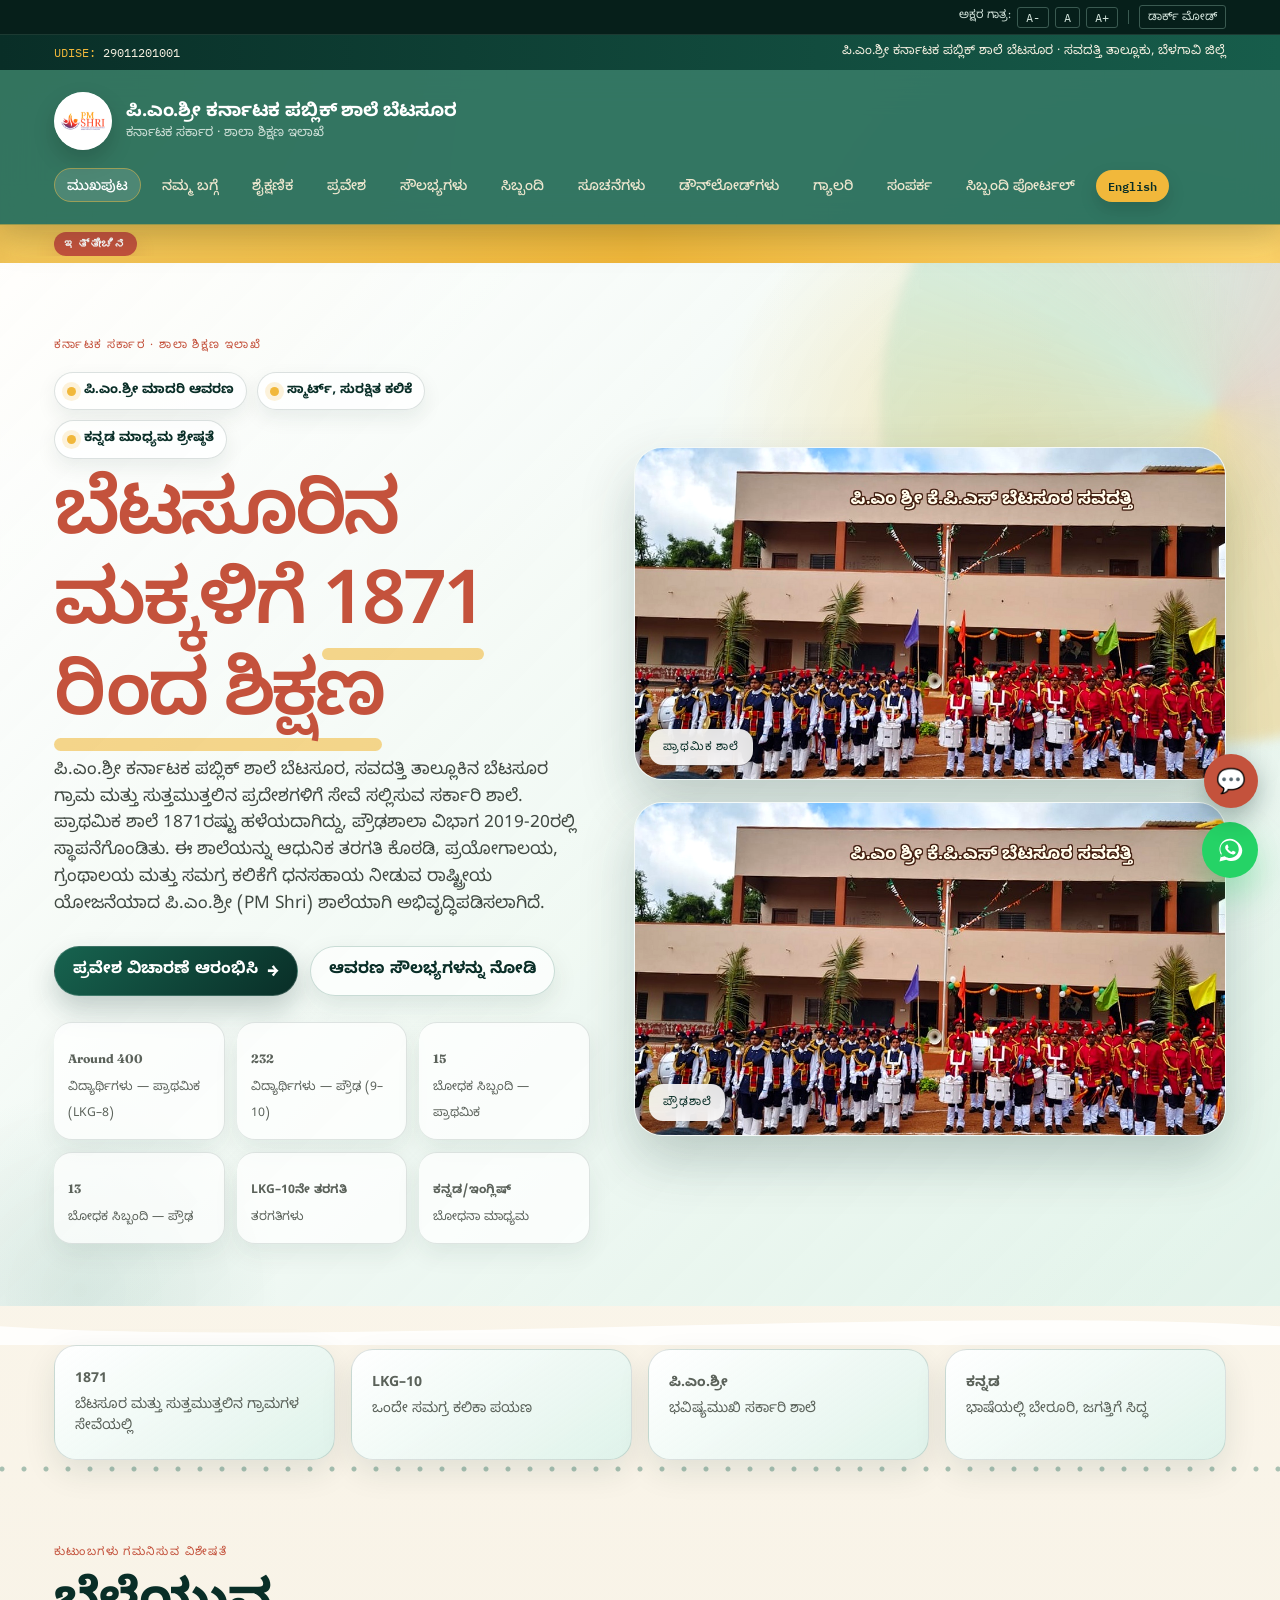
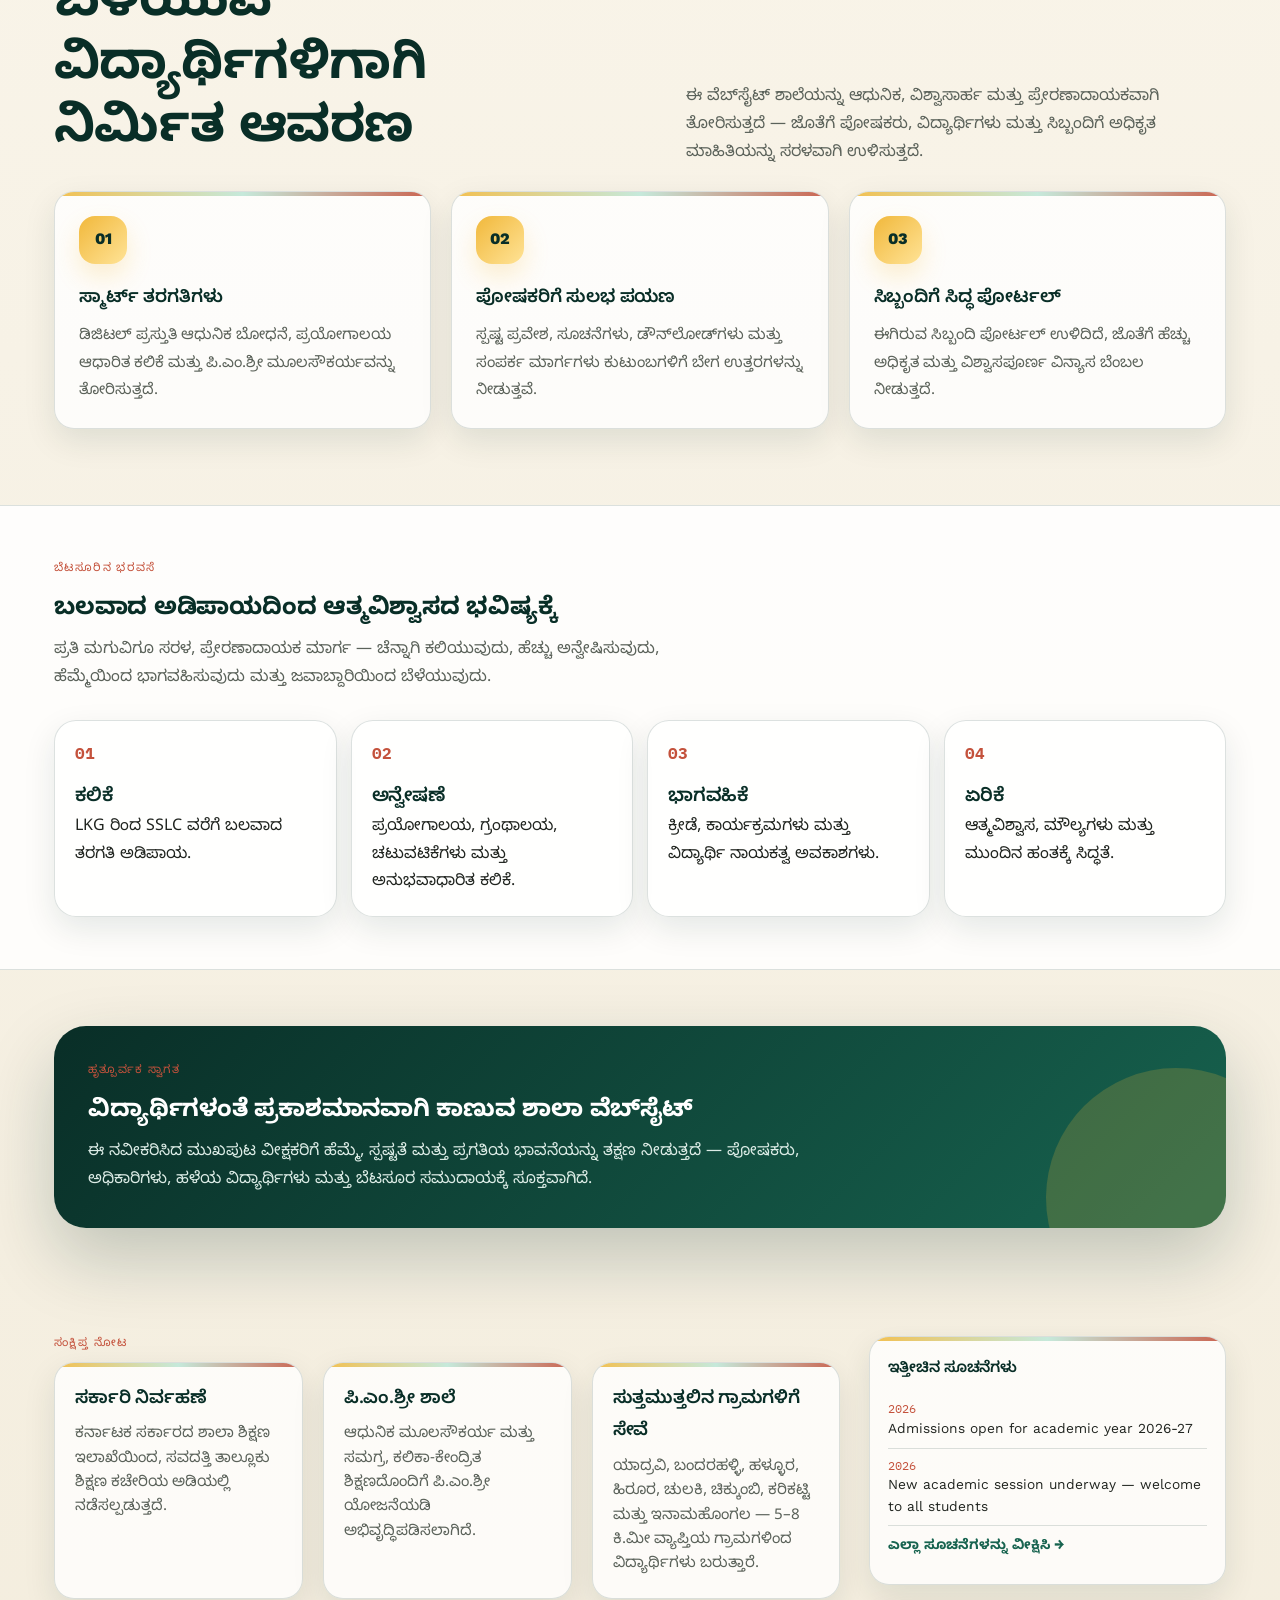
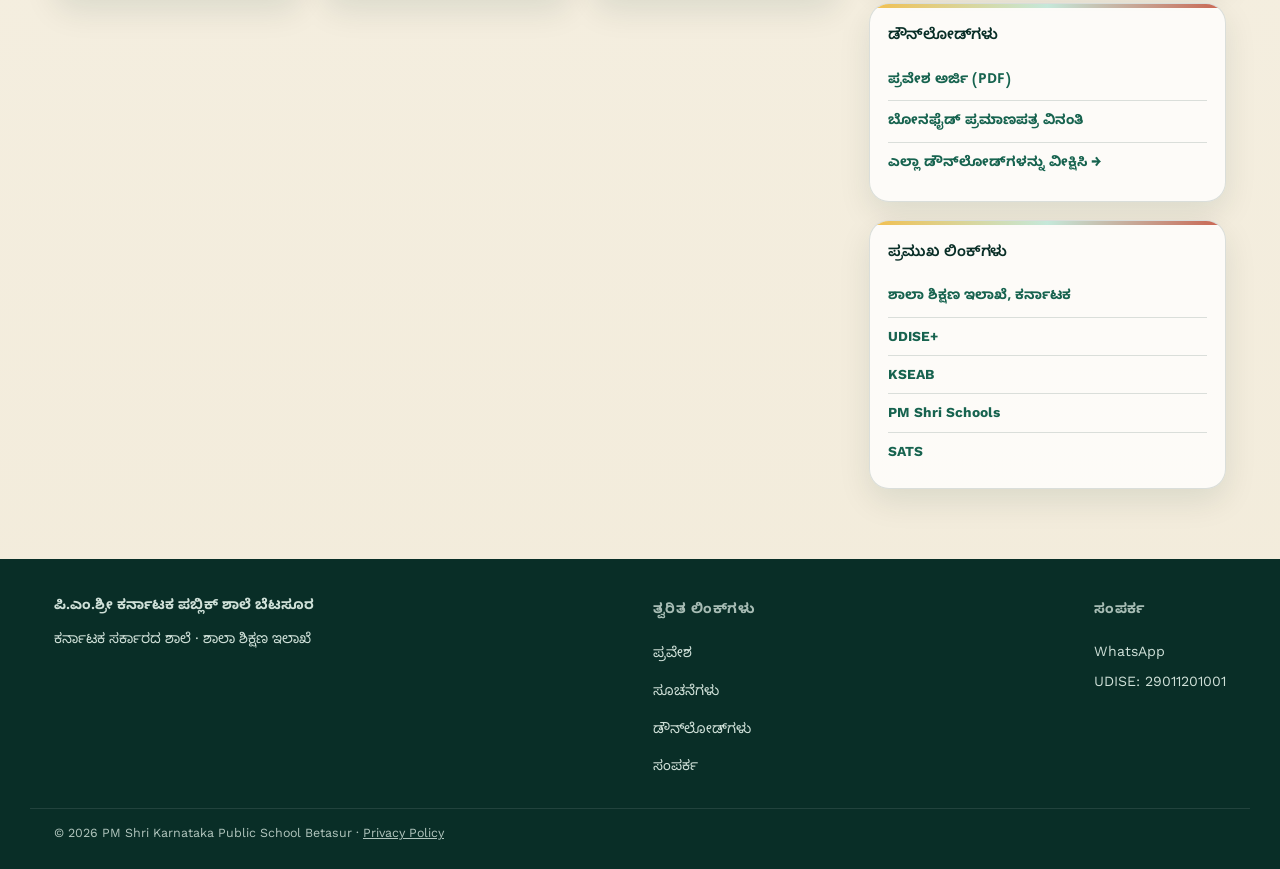
<file: index.html>
<!DOCTYPE html>
<html lang="kn" data-lang="kn">
<head>
<script>(function(){try{var d=document.documentElement;var lang=localStorage.getItem('pmshri-lang');if(lang==='en'||lang==='kn')d.setAttribute('data-lang',lang);var fs=localStorage.getItem('pmshri-fontstep');if(fs!==null){var step=Math.max(-2,Math.min(3,parseInt(fs,10)||0));d.style.fontSize=(16+step*1.5)+'px';}if(localStorage.getItem('pmshri-theme')==='dark')d.classList.add('dark');}catch(e){}})();</script>
<meta charset="UTF-8">
<meta name="viewport" content="width=device-width, initial-scale=1.0">
<link rel="icon" href="icons/favicon-32.png" type="image/png">
<meta name="description" content="PM Shri Karnataka Public School Betasur is a government school in Betasur village, Savadatti Taluk, Belagavi District, Karnataka, developed under the PM Shri scheme.">
<meta property="og:type" content="website">
<meta property="og:title" content="Home | PM Shri Karnataka Public School Betasur">
<meta property="og:description" content="PM Shri Karnataka Public School Betasur is a government school in Betasur village, Savadatti Taluk, Belagavi District, Karnataka, developed under the PM Shri scheme.">
<meta property="og:image" content="https://REPLACE-WITH-YOUR-DOMAIN/images/school-building.jpg">
<meta property="og:url" content="https://REPLACE-WITH-YOUR-DOMAIN/index.html">
<meta name="twitter:card" content="summary_large_image">
<title>Home | PM Shri Karnataka Public School Betasur</title>
<link rel="preconnect" href="https://fonts.googleapis.com">
<link href="https://fonts.googleapis.com/css2?family=Fraunces:opsz,wght@9..144,500;9..144,600;9..144,700&family=Work+Sans:wght@400;500;600&family=Noto+Sans+Kannada:wght@400;500;600&family=IBM+Plex+Mono:wght@400;500&display=swap" rel="stylesheet">
<link rel="stylesheet" href="styles.css">
<link rel="manifest" href="manifest.json">
<meta name="theme-color" content="#1C4B3E">
<link rel="apple-touch-icon" href="icons/apple-touch-icon.png">
<meta name="mobile-web-app-capable" content="yes">
<meta name="apple-mobile-web-app-capable" content="yes">
<meta name="apple-mobile-web-app-title" content="PMShri Betasur">
<script type="application/ld+json">
{
  "@context": "https://schema.org",
  "@type": "School",
  "name": "PM Shri Karnataka Public School Betasur",
  "alternateName": "PM Shri Karnataka Public School, Betasur",
  "description": "A government school in Betasur village, Savadatti Taluk, Belagavi District, Karnataka, developed under the PM Shri scheme. Offers education from LKG to Class 10 (SSLC), affiliated to KSEAB.",
  "address": {
    "@type": "PostalAddress",
    "streetAddress": "Betasur Village",
    "addressLocality": "Savadatti Taluk",
    "addressRegion": "Belagavi District, Karnataka",
    "addressCountry": "IN"
  },
  "telephone": "+91-9480597247",
  "email": "ghrmsabetsur2019@gmail.com",
  "url": "https://REPLACE-WITH-YOUR-DOMAIN/index.html",
  "image": "https://REPLACE-WITH-YOUR-DOMAIN/images/school-building.jpg",
  "foundingDate": "1871",
  "geo": {
    "@type": "GeoCoordinates",
    "latitude": 15.7302,
    "longitude": 75.1380
  }
}
</script>
<!-- Privacy-friendly analytics (inactive placeholder).
     Once you have a domain + a Plausible/GoatCounter account, replace
     REPLACE-WITH-YOUR-DOMAIN below and uncomment this script tag.
<script defer data-domain="REPLACE-WITH-YOUR-DOMAIN" src="https://plausible.io/js/script.js"></script>
-->
</head>
<body>
<div id="splash-screen">
  <img src="images/pm-shri-logo.png" alt="PM Shri School Logo" class="splash-logo">
  <p class="splash-text"><span class="t-en">PM Shri Karnataka Public School Betasur</span><span class="t-kn">ಪಿ.ಎಂ.ಶ್ರೀ ಕರ್ನಾಟಕ ಪಬ್ಲಿಕ್ ಶಾಲೆ ಬೆಟಸೂರ</span></p>
</div>
<a class="skip-link" href="#main-content"><span class="t-en">Skip to main content</span><span class="t-kn">ಮುಖ್ಯ ವಿಷಯಕ್ಕೆ ಹೋಗಿ</span></a>

<div class="a11y-bar">
  <div class="wrap">
    <span class="t-en">Text size:</span><span class="t-kn">ಅಕ್ಷರ ಗಾತ್ರ:</span>
    <button onclick="changeFontSize(-1)" aria-label="Decrease text size">A-</button>
    <button onclick="resetFontSize()" aria-label="Reset text size">A</button>
    <button onclick="changeFontSize(1)" aria-label="Increase text size">A+</button>
    <span class="divider-y"></span>
    <button id="darkModeToggle" onclick="toggleDarkMode()" aria-pressed="false"><span class="t-en">Dark mode</span><span class="t-kn">ಡಾರ್ಕ್ ಮೋಡ್</span></button>
  </div>
</div>
<div class="topbar">
  <div class="wrap">
    <span><span class="tag">UDISE:</span> 29011201001</span>
    <span class="t-en">PM Shri Karnataka Public School Betasur &middot; Savadatti Taluk, Belagavi District</span>
    <span class="t-kn">ಪಿ.ಎಂ.ಶ್ರೀ ಕರ್ನಾಟಕ ಪಬ್ಲಿಕ್ ಶಾಲೆ ಬೆಟಸೂರ &middot; ಸವದತ್ತಿ ತಾಲ್ಲೂಕು, ಬೆಳಗಾವಿ ಜಿಲ್ಲೆ</span>
  </div>
</div>
<header class="main">
  <div class="wrap">
    <a class="brand" href="index.html">
      <img class="crest" src="images/pm-shri-logo.png" alt="PM Shri School Logo">
      <div>
        <h1><span class="t-en">PM Shri Karnataka Public School Betasur</span><span class="t-kn">ಪಿ.ಎಂ.ಶ್ರೀ ಕರ್ನಾಟಕ ಪಬ್ಲಿಕ್ ಶಾಲೆ ಬೆಟಸೂರ</span></h1>
        <p class="t-en">Government of Karnataka &middot; Dept. of School Education</p>
        <p class="t-kn">ಕರ್ನಾಟಕ ಸರ್ಕಾರ &middot; ಶಾಲಾ ಶಿಕ್ಷಣ ಇಲಾಖೆ</p>
      </div>
    </a>
    <nav>
      <button class="nav-toggle" onclick="toggleNav()" aria-label="Toggle menu" aria-expanded="false" aria-controls="mainNav"><span></span><span></span><span></span></button>
      <ul id="mainNav">
        <li><a class="active" href="index.html"><span class="t-en">Home</span><span class="t-kn">ಮುಖಪುಟ</span></a></li>
<li><a class="" href="about.html"><span class="t-en">About</span><span class="t-kn">ನಮ್ಮ ಬಗ್ಗೆ</span></a></li>
<li><a class="" href="academics.html"><span class="t-en">Academics</span><span class="t-kn">ಶೈಕ್ಷಣಿಕ</span></a></li>
<li><a class="" href="admissions.html"><span class="t-en">Admissions</span><span class="t-kn">ಪ್ರವೇಶ</span></a></li>
<li><a class="" href="facilities.html"><span class="t-en">Facilities</span><span class="t-kn">ಸೌಲಭ್ಯಗಳು</span></a></li>
<li><a class="" href="staff.html"><span class="t-en">Staff</span><span class="t-kn">ಸಿಬ್ಬಂದಿ</span></a></li>
<li><a class="" href="notices.html"><span class="t-en">Notices</span><span class="t-kn">ಸೂಚನೆಗಳು</span></a></li>
<li><a class="" href="downloads.html"><span class="t-en">Downloads</span><span class="t-kn">ಡೌನ್‌ಲೋಡ್‌ಗಳು</span></a></li>
<li><a class="" href="gallery.html"><span class="t-en">Gallery</span><span class="t-kn">ಗ್ಯಾಲರಿ</span></a></li>
<li><a class="" href="contact.html"><span class="t-en">Contact</span><span class="t-kn">ಸಂಪರ್ಕ</span></a></li>
<li><a class="" href="staff-portal.html"><span class="t-en">Staff Portal</span><span class="t-kn">ಸಿಬ್ಬಂದಿ ಪೋರ್ಟಲ್</span></a></li>

        <li><button id="langToggle" onclick="toggleLang()">English</button></li>
      </ul>
    </nav>
  </div>
</header>
<div class="ticker">
  <div class="wrap">
    <span class="ticker-label t-en">Latest</span><span class="ticker-label t-kn">ಇತ್ತೀಚಿನ</span>
    <span class="ticker-track t-en">Academic year 2026-27 is underway &nbsp;&nbsp;&#9670;&nbsp;&nbsp; Visit the school office for admission enquiries &nbsp;&nbsp;&#9670;&nbsp;&nbsp; Check the Notices page for the latest updates</span>
    <span class="ticker-track t-kn">2026-27ನೇ ಶೈಕ್ಷಣಿಕ ವರ್ಷ ಪ್ರಗತಿಯಲ್ಲಿದೆ &nbsp;&nbsp;&#9670;&nbsp;&nbsp; ಪ್ರವೇಶ ವಿಚಾರಣೆಗಾಗಿ ಶಾಲಾ ಕಚೇರಿಯನ್ನು ಸಂಪರ್ಕಿಸಿ &nbsp;&nbsp;&#9670;&nbsp;&nbsp; ಇತ್ತೀಚಿನ ಮಾಹಿತಿಗಾಗಿ ಸೂಚನೆಗಳ ಪುಟ ನೋಡಿ</span>
  </div>
</div>

<section id="main-content" class="hero">
  <div class="wrap">
    <div>
      <span class="eyebrow"><span class="t-en">Government of Karnataka &middot; Dept. of School Education</span><span class="t-kn">ಕರ್ನಾಟಕ ಸರ್ಕಾರ &middot; ಶಾಲಾ ಶಿಕ್ಷಣ ಇಲಾಖೆ</span></span>
      <div class="hero-badges" aria-label="School highlights">
        <span class="hero-badge"><i></i><span class="t-en">PM Shri model campus</span><span class="t-kn">ಪಿ.ಎಂ.ಶ್ರೀ ಮಾದರಿ ಆವರಣ</span></span>
        <span class="hero-badge"><i></i><span class="t-en">Smart, safe learning</span><span class="t-kn">ಸ್ಮಾರ್ಟ್, ಸುರಕ್ಷಿತ ಕಲಿಕೆ</span></span>
        <span class="hero-badge"><i></i><span class="t-en">Kannada-medium excellence</span><span class="t-kn">ಕನ್ನಡ ಮಾಧ್ಯಮ ಶ್ರೇಷ್ಠತೆ</span></span>
      </div>
            <h2><span class="t-en">Educating the children of Betasur since <span>1871</span></span><span class="t-kn">ಬೆಟಸೂರಿನ ಮಕ್ಕಳಿಗೆ <span>1871</span> ರಿಂದ ಶಿಕ್ಷಣ</span></h2>
      <p class="lede t-en">PM Shri Karnataka Public School Betasur is a government school serving Betasur village and surrounding hamlets in Savadatti Taluk, with a primary school dating back to 1871 and a high school added in 2019-20, now developed as a PM Shri (PM Schools for Rising India) school &mdash; the national scheme that funds modern classrooms, labs, libraries and holistic learning in government schools.</p>
      <p class="lede t-kn">ಪಿ.ಎಂ.ಶ್ರೀ ಕರ್ನಾಟಕ ಪಬ್ಲಿಕ್ ಶಾಲೆ ಬೆಟಸೂರ, ಸವದತ್ತಿ ತಾಲ್ಲೂಕಿನ ಬೆಟಸೂರ ಗ್ರಾಮ ಮತ್ತು ಸುತ್ತಮುತ್ತಲಿನ ಪ್ರದೇಶಗಳಿಗೆ ಸೇವೆ ಸಲ್ಲಿಸುವ ಸರ್ಕಾರಿ ಶಾಲೆ. ಪ್ರಾಥಮಿಕ ಶಾಲೆ 1871ರಷ್ಟು ಹಳೆಯದಾಗಿದ್ದು, ಪ್ರೌಢಶಾಲಾ ವಿಭಾಗ 2019-20ರಲ್ಲಿ ಸ್ಥಾಪನೆಗೊಂಡಿತು. ಈ ಶಾಲೆಯನ್ನು ಆಧುನಿಕ ತರಗತಿ ಕೊಠಡಿ, ಪ್ರಯೋಗಾಲಯ, ಗ್ರಂಥಾಲಯ ಮತ್ತು ಸಮಗ್ರ ಕಲಿಕೆಗೆ ಧನಸಹಾಯ ನೀಡುವ ರಾಷ್ಟ್ರೀಯ ಯೋಜನೆಯಾದ ಪಿ.ಎಂ.ಶ್ರೀ (PM Shri) ಶಾಲೆಯಾಗಿ ಅಭಿವೃದ್ಧಿಪಡಿಸಲಾಗಿದೆ.</p>
      <div class="hero-actions">
        <a class="btn-wow" href="admissions.html"><span class="t-en">Start admission enquiry</span><span class="t-kn">ಪ್ರವೇಶ ವಿಚಾರಣೆ ಆರಂಭಿಸಿ</span> &rarr;</a>
        <a class="btn-wow secondary" href="facilities.html"><span class="t-en">Explore campus facilities</span><span class="t-kn">ಆವರಣ ಸೌಲಭ್ಯಗಳನ್ನು ನೋಡಿ</span></a>
      </div>
      <div class="hero-stats">
              <div><b><span class="count-up" data-target="400" data-prefix="Around ">0</span></b><span class="t-en">Students &mdash; Primary (LKG&ndash;8th)</span><span class="t-kn">ವಿದ್ಯಾರ್ಥಿಗಳು &mdash; ಪ್ರಾಥಮಿಕ (LKG&ndash;8)</span></div>
        <div><b><span class="count-up" data-target="232">0</span></b><span class="t-en">Students &mdash; Secondary (9th&ndash;10th)</span><span class="t-kn">ವಿದ್ಯಾರ್ಥಿಗಳು &mdash; ಪ್ರೌಢ (9&ndash;10)</span></div>
        <div><b><span class="count-up" data-target="15">0</span></b><span class="t-en">Teaching staff &mdash; Primary</span><span class="t-kn">ಬೋಧಕ ಸಿಬ್ಬಂದಿ &mdash; ಪ್ರಾಥಮಿಕ</span></div>
        <div><b><span class="count-up" data-target="13">0</span></b><span class="t-en">Teaching staff &mdash; Secondary</span><span class="t-kn">ಬೋಧಕ ಸಿಬ್ಬಂದಿ &mdash; ಪ್ರೌಢ</span></div>
        <div><b><span class="t-en">LKG&ndash;10th</span><span class="t-kn">LKG&ndash;10ನೇ ತರಗತಿ</span></b><span class="t-en">Grades offered</span><span class="t-kn">ತರಗತಿಗಳು</span></div>
        <div><b><span class="t-en">Kannada/English</span><span class="t-kn">ಕನ್ನಡ/ಇಂಗ್ಲಿಷ್</span></b><span class="t-en">Medium of instruction</span><span class="t-kn">ಬೋಧನಾ ಮಾಧ್ಯಮ</span></div>
      </div>
    </div>
<div class="hero-duo">
  <div class="hero-duo-item">
    <img src="images/school-building.jpg" alt="PM Shri Karnataka Public School Betasur primary school building" decoding="async" fetchpriority="high">
    <span class="hero-duo-label"><span class="t-en">Primary school</span><span class="t-kn">ಪ್ರಾಥಮಿಕ ಶಾಲೆ</span></span>
  </div>
  <div class="hero-duo-item">
    <img src="images/school-building-2.jpg" alt="PM Shri Karnataka Public School Betasur high school building" decoding="async" loading="lazy" onerror="this.closest('.hero-duo-item').style.display='none'">
    <span class="hero-duo-label"><span class="t-en">High school</span><span class="t-kn">ಪ್ರೌಢಶಾಲೆ</span></span>
  </div>
</div>  </div>
</section>

<div class="section-wave"><svg viewBox="0 0 1200 60" preserveAspectRatio="none"><path d="M0,32 C300,64 900,0 1200,32 L1200,60 L0,60 Z" fill="var(--bg-panel)"></path></svg></div>
<div class="signature-strip">
  <div class="wrap">
        <div class="signature-item"><strong><span class="t-en">1871</span><span class="t-kn">1871</span></strong><span class="t-en">Serving Betasur and nearby villages</span><span class="t-kn">ಬೆಟಸೂರ ಮತ್ತು ಸುತ್ತಮುತ್ತಲಿನ ಗ್ರಾಮಗಳ ಸೇವೆಯಲ್ಲಿ</span></div>
    <div class="signature-item"><strong><span class="t-en">LKG&ndash;10</span><span class="t-kn">LKG&ndash;10</span></strong><span class="t-en">One connected learning journey</span><span class="t-kn">ಒಂದೇ ಸಮಗ್ರ ಕಲಿಕಾ ಪಯಣ</span></div>
    <div class="signature-item"><strong><span class="t-en">PM Shri</span><span class="t-kn">ಪಿ.ಎಂ.ಶ್ರೀ</span></strong><span class="t-en">Future-ready government school</span><span class="t-kn">ಭವಿಷ್ಯಮುಖಿ ಸರ್ಕಾರಿ ಶಾಲೆ</span></div>
    <div class="signature-item"><strong><span class="t-en">Kannada</span><span class="t-kn">ಕನ್ನಡ</span></strong><span class="t-en">Rooted in language, ready for the world</span><span class="t-kn">ಭಾಷೆಯಲ್ಲಿ ಬೇರೂರಿ, ಜಗತ್ತಿಗೆ ಸಿದ್ಧ</span></div>
  </div>
</div>

<div class="divider"></div>

<section class="innovation-zone">
  <div class="wrap">
    <div class="innovation-head">
      <div>
        <span class="eyebrow"><span class="t-en">Why families notice us</span><span class="t-kn">ಕುಟುಂಬಗಳು ಗಮನಿಸುವ ವಿಶೇಷತೆ</span></span>
        <h2><span class="t-en">A campus built for rising learners</span><span class="t-kn">ಬೆಳೆಯುವ ವಿದ್ಯಾರ್ಥಿಗಳಿಗಾಗಿ ನಿರ್ಮಿತ ಆವರಣ</span></h2>
      </div>
      <p><span class="t-en">The website now presents the school as modern, trustworthy and aspirational — while still keeping official information simple for parents, students and staff.</span><span class="t-kn">ಈ ವೆಬ್‌ಸೈಟ್ ಶಾಲೆಯನ್ನು ಆಧುನಿಕ, ವಿಶ್ವಾಸಾರ್ಹ ಮತ್ತು ಪ್ರೇರಣಾದಾಯಕವಾಗಿ ತೋರಿಸುತ್ತದೆ — ಜೊತೆಗೆ ಪೋಷಕರು, ವಿದ್ಯಾರ್ಥಿಗಳು ಮತ್ತು ಸಿಬ್ಬಂದಿಗೆ ಅಧಿಕೃತ ಮಾಹಿತಿಯನ್ನು ಸರಳವಾಗಿ ಉಳಿಸುತ್ತದೆ.</span></p>
    </div>
    <div class="grid-3">
      <div class="card feature-card"><div class="feature-icon">01</div><h3><span class="t-en">Smart classrooms</span><span class="t-kn">ಸ್ಮಾರ್ಟ್ ತರಗತಿಗಳು</span></h3><p><span class="t-en">A digital-first presentation highlights modern teaching, lab-based learning and PM Shri infrastructure.</span><span class="t-kn">ಡಿಜಿಟಲ್ ಪ್ರಸ್ತುತಿ ಆಧುನಿಕ ಬೋಧನೆ, ಪ್ರಯೋಗಾಲಯ ಆಧಾರಿತ ಕಲಿಕೆ ಮತ್ತು ಪಿ.ಎಂ.ಶ್ರೀ ಮೂಲಸೌಕರ್ಯವನ್ನು ತೋರಿಸುತ್ತದೆ.</span></p></div>
      <div class="card feature-card"><div class="feature-icon">02</div><h3><span class="t-en">Parent-friendly journey</span><span class="t-kn">ಪೋಷಕರಿಗೆ ಸುಲಭ ಪಯಣ</span></h3><p><span class="t-en">Clear admissions, notices, downloads and contact routes help families find answers quickly.</span><span class="t-kn">ಸ್ಪಷ್ಟ ಪ್ರವೇಶ, ಸೂಚನೆಗಳು, ಡೌನ್‌ಲೋಡ್‌ಗಳು ಮತ್ತು ಸಂಪರ್ಕ ಮಾರ್ಗಗಳು ಕುಟುಂಬಗಳಿಗೆ ಬೇಗ ಉತ್ತರಗಳನ್ನು ನೀಡುತ್ತವೆ.</span></p></div>
      <div class="card feature-card"><div class="feature-icon">03</div><h3><span class="t-en">Staff-ready portal</span><span class="t-kn">ಸಿಬ್ಬಂದಿಗೆ ಸಿದ್ಧ ಪೋರ್ಟಲ್</span></h3><p><span class="t-en">The existing staff portal remains in place, supported by a polished design that feels more official and confident.</span><span class="t-kn">ಈಗಿರುವ ಸಿಬ್ಬಂದಿ ಪೋರ್ಟಲ್ ಉಳಿದಿದೆ, ಜೊತೆಗೆ ಹೆಚ್ಚು ಅಧಿಕೃತ ಮತ್ತು ವಿಶ್ವಾಸಪೂರ್ಣ ವಿನ್ಯಾಸ ಬೆಂಬಲ ನೀಡುತ್ತದೆ.</span></p></div>
    </div>
  </div>
</section>

<section class="alt">
  <div class="wrap">
    <span class="eyebrow"><span class="t-en">The Betasur promise</span><span class="t-kn">ಬೆಟಸೂರಿನ ಭರವಸೆ</span></span>
    <h2><span class="t-en">From strong basics to confident futures</span><span class="t-kn">ಬಲವಾದ ಅಡಿಪಾಯದಿಂದ ಆತ್ಮವಿಶ್ವಾಸದ ಭವಿಷ್ಯಕ್ಕೆ</span></h2>
    <p class="section-lede"><span class="t-en">A simple, inspiring pathway for every child — learn well, explore more, participate proudly and grow responsibly.</span><span class="t-kn">ಪ್ರತಿ ಮಗುವಿಗೂ ಸರಳ, ಪ್ರೇರಣಾದಾಯಕ ಮಾರ್ಗ — ಚೆನ್ನಾಗಿ ಕಲಿಯುವುದು, ಹೆಚ್ಚು ಅನ್ವೇಷಿಸುವುದು, ಹೆಮ್ಮೆಯಿಂದ ಭಾಗವಹಿಸುವುದು ಮತ್ತು ಜವಾಬ್ದಾರಿಯಿಂದ ಬೆಳೆಯುವುದು.</span></p>
    <div class="timeline-wow">
      <div class="timeline-step"><h3><span class="t-en">Learn</span><span class="t-kn">ಕಲಿಕೆ</span></h3><p><span class="t-en">Strong classroom foundations from LKG to SSLC.</span><span class="t-kn">LKG ರಿಂದ SSLC ವರೆಗೆ ಬಲವಾದ ತರಗತಿ ಅಡಿಪಾಯ.</span></p></div>
      <div class="timeline-step"><h3><span class="t-en">Explore</span><span class="t-kn">ಅನ್ವೇಷಣೆ</span></h3><p><span class="t-en">Labs, library, activities and experiential learning.</span><span class="t-kn">ಪ್ರಯೋಗಾಲಯ, ಗ್ರಂಥಾಲಯ, ಚಟುವಟಿಕೆಗಳು ಮತ್ತು ಅನುಭವಾಧಾರಿತ ಕಲಿಕೆ.</span></p></div>
      <div class="timeline-step"><h3><span class="t-en">Participate</span><span class="t-kn">ಭಾಗವಹಿಕೆ</span></h3><p><span class="t-en">Sports, events and student leadership opportunities.</span><span class="t-kn">ಕ್ರೀಡೆ, ಕಾರ್ಯಕ್ರಮಗಳು ಮತ್ತು ವಿದ್ಯಾರ್ಥಿ ನಾಯಕತ್ವ ಅವಕಾಶಗಳು.</span></p></div>
      <div class="timeline-step"><h3><span class="t-en">Rise</span><span class="t-kn">ಏರಿಕೆ</span></h3><p><span class="t-en">Confidence, values and readiness for the next stage.</span><span class="t-kn">ಆತ್ಮವಿಶ್ವಾಸ, ಮೌಲ್ಯಗಳು ಮತ್ತು ಮುಂದಿನ ಹಂತಕ್ಕೆ ಸಿದ್ಧತೆ.</span></p></div>
    </div>
  </div>
</section>

<section>
  <div class="wrap">
    <div class="principal-note">
      <span class="eyebrow"><span class="t-en">A warm welcome</span><span class="t-kn">ಹೃತ್ಪೂರ್ವಕ ಸ್ವಾಗತ</span></span>
      <h2><span class="t-en">A school website that feels as bright as its students</span><span class="t-kn">ವಿದ್ಯಾರ್ಥಿಗಳಂತೆ ಪ್ರಕಾಶಮಾನವಾಗಿ ಕಾಣುವ ಶಾಲಾ ವೆಬ್‌ಸೈಟ್</span></h2>
      <p><span class="t-en">This upgraded homepage gives visitors an immediate sense of pride, clarity and progress — perfect for parents, officials, alumni and the Betasur community.</span><span class="t-kn">ಈ ನವೀಕರಿಸಿದ ಮುಖಪುಟ ವೀಕ್ಷಕರಿಗೆ ಹೆಮ್ಮೆ, ಸ್ಪಷ್ಟತೆ ಮತ್ತು ಪ್ರಗತಿಯ ಭಾವನೆಯನ್ನು ತಕ್ಷಣ ನೀಡುತ್ತದೆ — ಪೋಷಕರು, ಅಧಿಕಾರಿಗಳು, ಹಳೆಯ ವಿದ್ಯಾರ್ಥಿಗಳು ಮತ್ತು ಬೆಟಸೂರ ಸಮುದಾಯಕ್ಕೆ ಸೂಕ್ತವಾಗಿದೆ.</span></p>
    </div>
  </div>
</section>

<section>
  <div class="wrap with-sidebar">
    <div>
      <span class="eyebrow t-en">Quick overview</span>
      <span class="eyebrow t-kn">ಸಂಕ್ಷಿಪ್ತ ನೋಟ</span>
      <div class="grid-3">
        <div class="card">
          <h3><span class="t-en">Government-run</span><span class="t-kn">ಸರ್ಕಾರಿ ನಿರ್ವಹಣೆ</span></h3>
          <p class="t-en">Operated by the Dept. of School Education, Government of Karnataka, under the Savadatti Taluk education office.</p>
          <p class="t-kn">ಕರ್ನಾಟಕ ಸರ್ಕಾರದ ಶಾಲಾ ಶಿಕ್ಷಣ ಇಲಾಖೆಯಿಂದ, ಸವದತ್ತಿ ತಾಲ್ಲೂಕು ಶಿಕ್ಷಣ ಕಚೇರಿಯ ಅಡಿಯಲ್ಲಿ ನಡೆಸಲ್ಪಡುತ್ತದೆ.</p>
        </div>
        <div class="card">
          <h3><span class="t-en">PM Shri school</span><span class="t-kn">ಪಿ.ಎಂ.ಶ್ರೀ ಶಾಲೆ</span></h3>
          <p class="t-en">Developed under the PM Shri scheme, with modern infrastructure and holistic, learning-centric education.</p>
          <p class="t-kn">ಆಧುನಿಕ ಮೂಲಸೌಕರ್ಯ ಮತ್ತು ಸಮಗ್ರ, ಕಲಿಕಾ-ಕೇಂದ್ರಿತ ಶಿಕ್ಷಣದೊಂದಿಗೆ ಪಿ.ಎಂ.ಶ್ರೀ ಯೋಜನೆಯಡಿ ಅಭಿವೃದ್ಧಿಪಡಿಸಲಾಗಿದೆ.</p>
        </div>
        <div class="card">
          <h3><span class="t-en">Serves nearby villages</span><span class="t-kn">ಸುತ್ತಮುತ್ತಲಿನ ಗ್ರಾಮಗಳಿಗೆ ಸೇವೆ</span></h3>
          <p class="t-en">Students travel from Yadravi, Bandarhalli, Hallur, Hirur, Chulaki, Chikkumbi, Karikatti, and Inamhongal &mdash; villages and hamlets within a 5&ndash;8&nbsp;km radius.</p>
          <p class="t-kn">ಯಾದ್ರವಿ, ಬಂದರಹಳ್ಳಿ, ಹಳ್ಳೂರ, ಹಿರೂರ, ಚುಲಕಿ, ಚಿಕ್ಕುಂಬಿ, ಕರಿಕಟ್ಟಿ ಮತ್ತು ಇನಾಮಹೊಂಗಲ &mdash; 5&ndash;8 ಕಿ.ಮೀ ವ್ಯಾಪ್ತಿಯ ಗ್ರಾಮಗಳಿಂದ ವಿದ್ಯಾರ್ಥಿಗಳು ಬರುತ್ತಾರೆ.</p>
        </div>
      </div>
    </div>
    
<aside>
  <div class="sidebar-widget">
    <h3><span class="t-en">Latest notices</span><span class="t-kn">ಇತ್ತೀಚಿನ ಸೂಚನೆಗಳು</span></h3>
    <ul id="notices-mini">
      <li><span class="mini-date">2026</span><span>Admissions open for academic year 2026-27</span></li>
      <li><span class="mini-date">2026</span><span>New academic session underway &mdash; welcome to all students</span></li>
      <li class="notices-view-all"><a class="ext" href="notices.html"><span class="t-en">View all notices &rarr;</span><span class="t-kn">ಎಲ್ಲಾ ಸೂಚನೆಗಳನ್ನು ವೀಕ್ಷಿಸಿ &rarr;</span></a></li>
    </ul>
  </div>
  <div class="sidebar-widget">
    <h3><span class="t-en">Downloads</span><span class="t-kn">ಡೌನ್‌ಲೋಡ್‌ಗಳು</span></h3>
    <ul>
      <li><a class="ext" href="downloads.html"><span class="t-en">Admission form (PDF)</span><span class="t-kn">ಪ್ರವೇಶ ಅರ್ಜಿ (PDF)</span></a></li>
      <li><a class="ext" href="downloads.html"><span class="t-en">Bonafide certificate request</span><span class="t-kn">ಬೋನಫೈಡ್ ಪ್ರಮಾಣಪತ್ರ ವಿನಂತಿ</span></a></li>
      <li><a class="ext" href="downloads.html"><span class="t-en">View all downloads &rarr;</span><span class="t-kn">ಎಲ್ಲಾ ಡೌನ್‌ಲೋಡ್‌ಗಳನ್ನು ವೀಕ್ಷಿಸಿ &rarr;</span></a></li>
    </ul>
  </div>
  <div class="sidebar-widget">
    <h3><span class="t-en">Important links</span><span class="t-kn">ಪ್ರಮುಖ ಲಿಂಕ್‌ಗಳು</span></h3>
    <ul>
      <li><a class="ext" href="https://schooleducation.karnataka.gov.in/" target="_blank" rel="noopener"><span class="t-en">Dept. of School Education, Karnataka</span><span class="t-kn">ಶಾಲಾ ಶಿಕ್ಷಣ ಇಲಾಖೆ, ಕರ್ನಾಟಕ</span></a></li>
      <li><a class="ext" href="https://udiseplus.gov.in/" target="_blank" rel="noopener">UDISE+</a></li>
      <li><a class="ext" href="https://kseab.karnataka.gov.in/" target="_blank" rel="noopener">KSEAB</a></li>
      <li><a class="ext" href="https://pmshrischools.education.gov.in/" target="_blank" rel="noopener">PM Shri Schools</a></li>
       <li><a class="ext" href="https://sats.karnataka.gov.in/" target="_blank" rel="noopener">SATS</a></li>
    </ul>
  </div>
</aside>

  </div>
</section>

<footer>
  <div class="wrap footer-grid">
    <div class="footer-col">
      <strong><span class="t-en">PM Shri Karnataka Public School Betasur</span><span class="t-kn">ಪಿ.ಎಂ.ಶ್ರೀ ಕರ್ನಾಟಕ ಪಬ್ಲಿಕ್ ಶಾಲೆ ಬೆಟಸೂರ</span></strong>
      <p><span class="t-en">A Government of Karnataka school &middot; Dept. of School Education</span><span class="t-kn">ಕರ್ನಾಟಕ ಸರ್ಕಾರದ ಶಾಲೆ &middot; ಶಾಲಾ ಶಿಕ್ಷಣ ಇಲಾಖೆ</span></p>
    </div>
    <div class="footer-col">
      <h4><span class="t-en">Quick links</span><span class="t-kn">ತ್ವರಿತ ಲಿಂಕ್‌ಗಳು</span></h4>
      <a href="admissions.html"><span class="t-en">Admissions</span><span class="t-kn">ಪ್ರವೇಶ</span></a>
      <a href="notices.html"><span class="t-en">Notices</span><span class="t-kn">ಸೂಚನೆಗಳು</span></a>
      <a href="downloads.html"><span class="t-en">Downloads</span><span class="t-kn">ಡೌನ್‌ಲೋಡ್‌ಗಳು</span></a>
      <a href="contact.html"><span class="t-en">Contact</span><span class="t-kn">ಸಂಪರ್ಕ</span></a>
    </div>
    <div class="footer-col">
      <h4><span class="t-en">Contact</span><span class="t-kn">ಸಂಪರ್ಕ</span></h4>
      <a href="https://wa.me/919480597247" target="_blank" rel="noopener">WhatsApp</a>
      <span>UDISE: 29011201001</span>
    </div>
  </div>
      <div class="wrap footer-bottom">
    <span>&copy; 2026 PM Shri Karnataka Public School Betasur &middot; <a href="privacy.html" style="color:inherit;">Privacy Policy</a></span>
  </div>
</footer>
<a class="wa-float" href="https://wa.me/919480597247" target="_blank" rel="noopener" aria-label="Chat on WhatsApp">
  <svg viewBox="0 0 32 32" width="28" height="28" fill="#fff"><path d="M16 3C9.4 3 4 8.4 4 15c0 2.4.7 4.6 1.9 6.5L4 29l7.7-1.9c1.8 1 3.9 1.5 6.3 1.5 6.6 0 12-5.4 12-12S22.6 3 16 3zm0 2c5.5 0 10 4.5 10 10s-4.5 10-10 10c-2.1 0-4-.6-5.6-1.7l-.4-.2-4.6 1.1 1.2-4.4-.3-.5C5.5 18.1 5 16.6 5 15c0-5.5 4.5-10 11-10zm-3.8 5.4c-.2 0-.5 0-.7.3-.3.3-1 1-1 2.4s1 2.7 1.2 2.9c.1.2 2 3.2 5 4.3 2.5 1 3 .8 3.5.7.5 0 1.7-.7 1.9-1.4.2-.7.2-1.3.2-1.4-.1-.1-.3-.2-.6-.4-.3-.1-1.7-.9-2-1-.3-.1-.4-.1-.6.1-.2.3-.7 1-.9 1.1-.2.2-.3.2-.6.1-.3-.1-1.3-.5-2.4-1.5-.9-.8-1.5-1.8-1.7-2.1-.2-.3 0-.5.1-.6l.4-.5c.1-.1.2-.3.3-.4.1-.2 0-.4 0-.5 0-.1-.6-1.6-.9-2.2-.2-.5-.5-.5-.7-.5h-.5z"/></svg>
</a>
<script src="script.js"></script>
<script>
  (function () {
    var splash = document.getElementById('splash-screen');
    if (!splash) return;
    function hideSplash() { splash.style.display = 'none'; }
    setTimeout(hideSplash, 2000);
    splash.addEventListener('click', hideSplash);
  })();
</script>
</body>
</html>
</file>
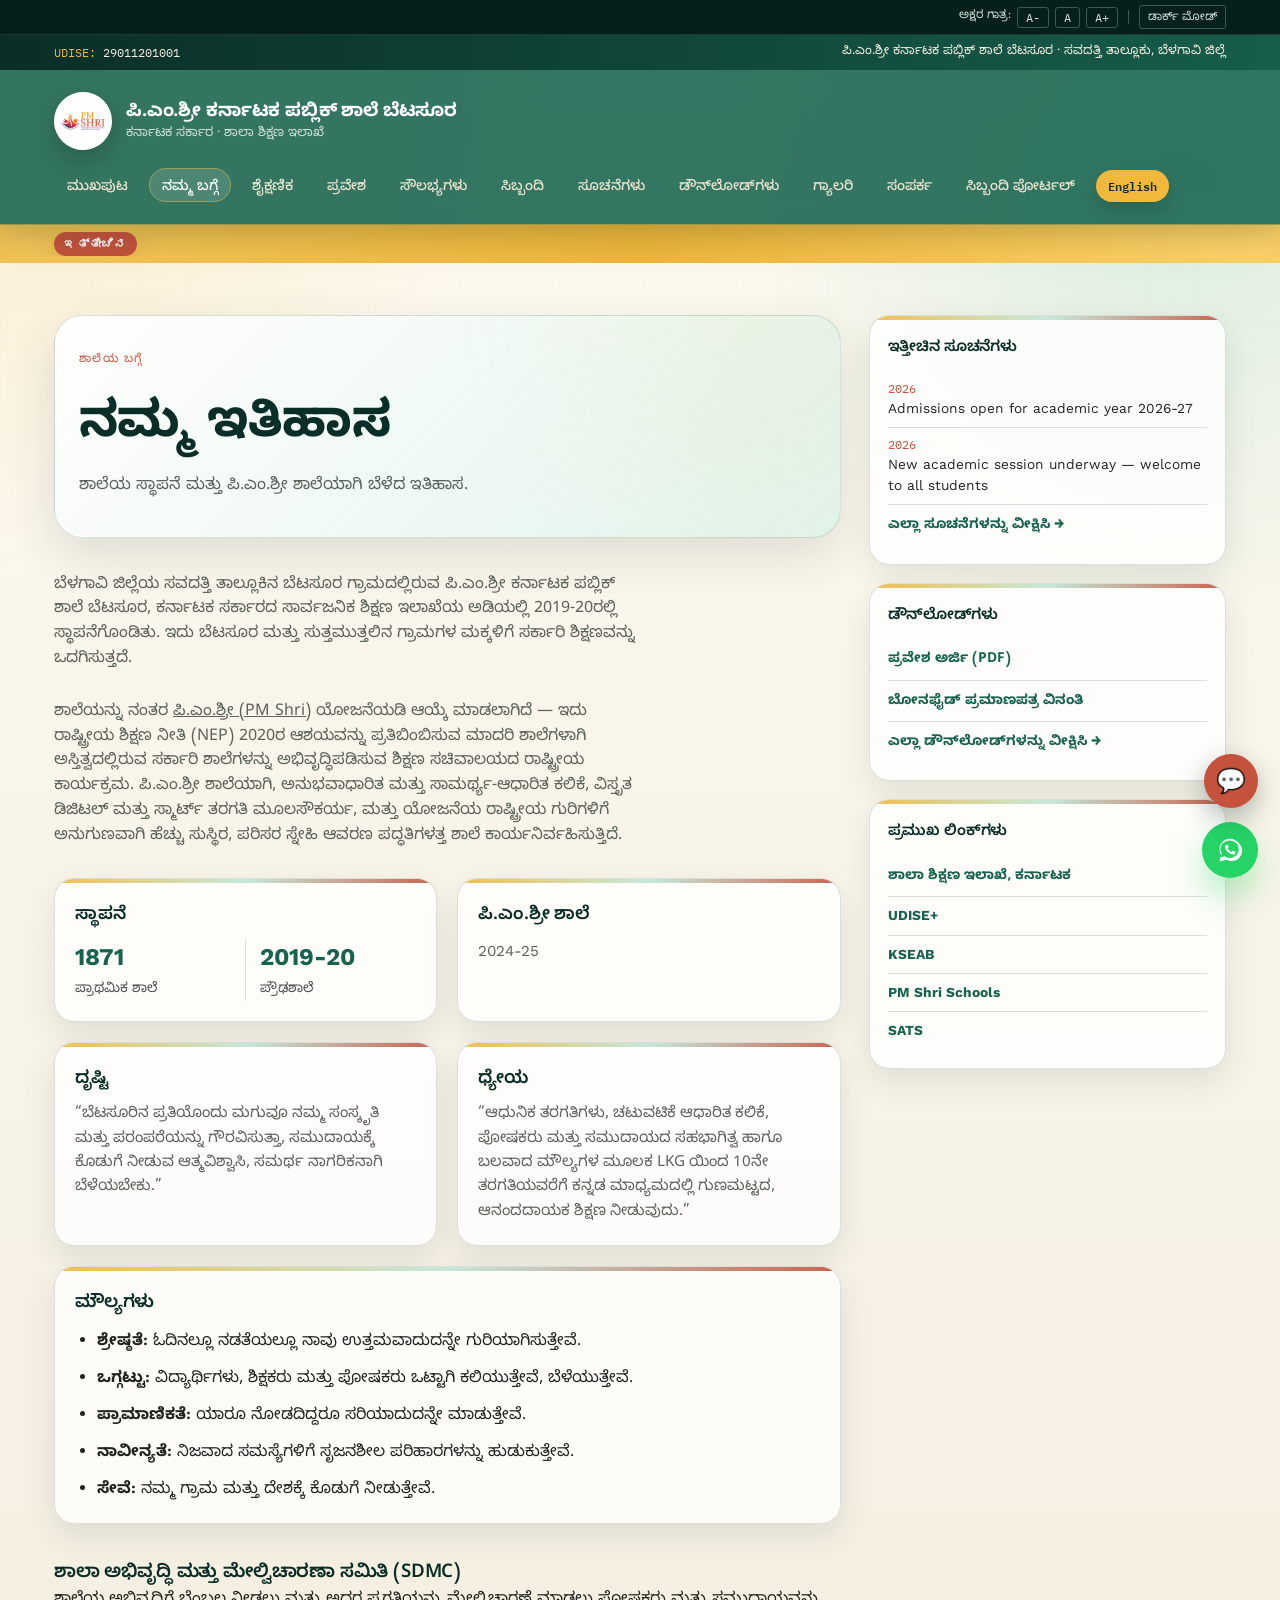
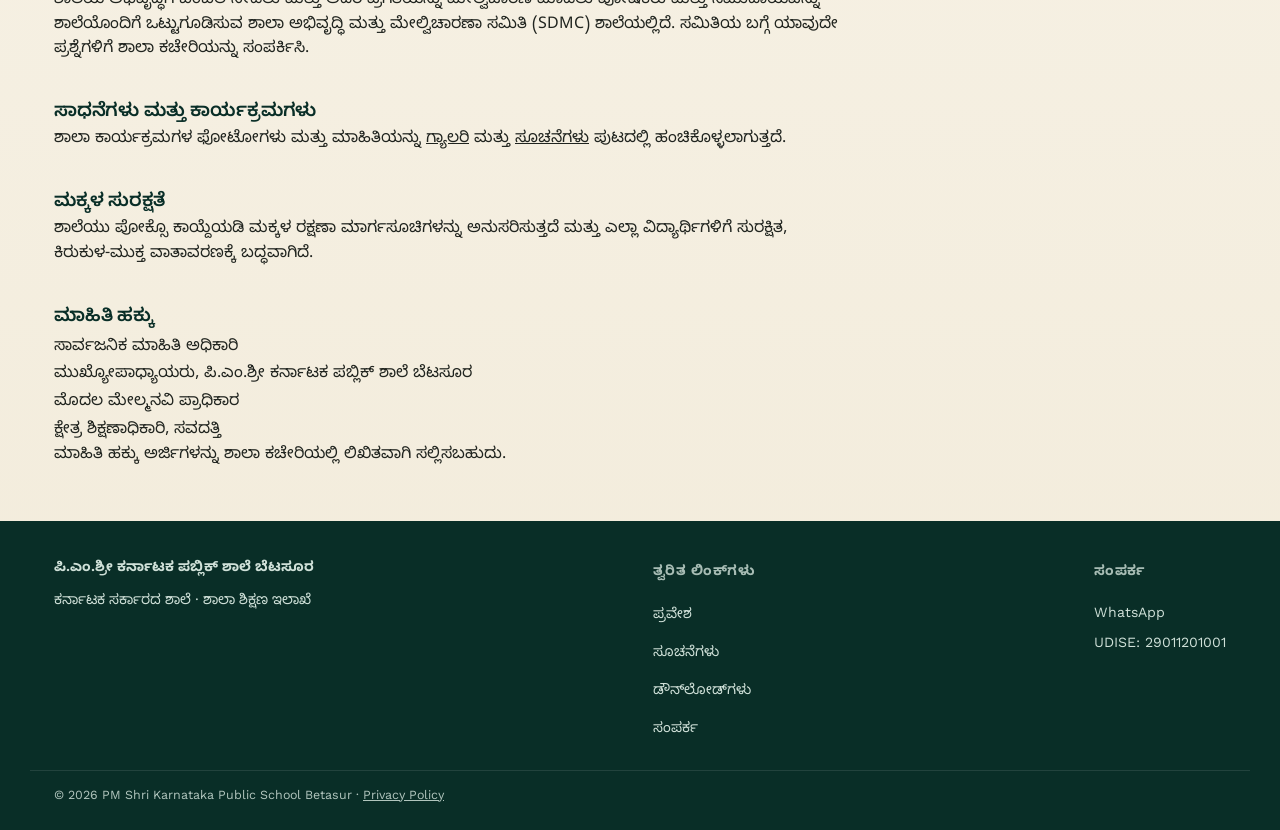
<file: about.html>
<!DOCTYPE html>
<html lang="kn" data-lang="kn">
<head>
<script>(function(){try{var d=document.documentElement;var lang=localStorage.getItem('pmshri-lang');if(lang==='en'||lang==='kn')d.setAttribute('data-lang',lang);var fs=localStorage.getItem('pmshri-fontstep');if(fs!==null){var step=Math.max(-2,Math.min(3,parseInt(fs,10)||0));d.style.fontSize=(16+step*1.5)+'px';}if(localStorage.getItem('pmshri-theme')==='dark')d.classList.add('dark');}catch(e){}})();</script>
<meta charset="UTF-8">
<meta name="viewport" content="width=device-width, initial-scale=1.0">
<link rel="icon" href="icons/favicon-32.png" type="image/png">
<meta name="description" content="History, founding in 2019-20, and PM Shri scheme development of PM Shri Karnataka Public School Betasur, Savadatti Taluk, Belagavi District.">
<meta property="og:type" content="website">
<meta property="og:title" content="About | PM Shri Karnataka Public School Betasur">
<meta property="og:description" content="History, founding in 2019-20, and PM Shri scheme development of PM Shri Karnataka Public School Betasur, Savadatti Taluk, Belagavi District.">
<meta property="og:image" content="https://REPLACE-WITH-YOUR-DOMAIN/images/school-building.jpg">
<meta property="og:url" content="https://REPLACE-WITH-YOUR-DOMAIN/about.html">
<meta name="twitter:card" content="summary_large_image">
<title>About | PM Shri Karnataka Public School Betasur</title>
<link rel="preconnect" href="https://fonts.googleapis.com">
<link href="https://fonts.googleapis.com/css2?family=Fraunces:opsz,wght@9..144,500;9..144,600;9..144,700&family=Work+Sans:wght@400;500;600&family=Noto+Sans+Kannada:wght@400;500;600&family=IBM+Plex+Mono:wght@400;500&display=swap" rel="stylesheet">
<link rel="stylesheet" href="styles.css">
<link rel="manifest" href="manifest.json">
<meta name="theme-color" content="#1C4B3E">
<link rel="apple-touch-icon" href="icons/apple-touch-icon.png">
<meta name="mobile-web-app-capable" content="yes">
<meta name="apple-mobile-web-app-capable" content="yes">
<meta name="apple-mobile-web-app-title" content="PMShri Betasur">
<!-- Privacy-friendly analytics (inactive placeholder).
     Once you have a domain + a Plausible/GoatCounter account, replace
     REPLACE-WITH-YOUR-DOMAIN below and uncomment this script tag.
<script defer data-domain="REPLACE-WITH-YOUR-DOMAIN" src="https://plausible.io/js/script.js"></script>
-->
</head>
<body>
<a class="skip-link" href="#main-content"><span class="t-en">Skip to main content</span><span class="t-kn">ಮುಖ್ಯ ವಿಷಯಕ್ಕೆ ಹೋಗಿ</span></a>

<div class="a11y-bar">
  <div class="wrap">
    <span class="t-en">Text size:</span><span class="t-kn">ಅಕ್ಷರ ಗಾತ್ರ:</span>
    <button onclick="changeFontSize(-1)" aria-label="Decrease text size">A-</button>
    <button onclick="resetFontSize()" aria-label="Reset text size">A</button>
    <button onclick="changeFontSize(1)" aria-label="Increase text size">A+</button>
    <span class="divider-y"></span>
    <button id="darkModeToggle" onclick="toggleDarkMode()" aria-pressed="false"><span class="t-en">Dark mode</span><span class="t-kn">ಡಾರ್ಕ್ ಮೋಡ್</span></button>
  </div>
</div>
<div class="topbar">
  <div class="wrap">
    <span><span class="tag">UDISE:</span> 29011201001</span>
    <span class="t-en">PM Shri Karnataka Public School Betasur &middot; Savadatti Taluk, Belagavi District</span>
    <span class="t-kn">ಪಿ.ಎಂ.ಶ್ರೀ ಕರ್ನಾಟಕ ಪಬ್ಲಿಕ್ ಶಾಲೆ ಬೆಟಸೂರ &middot; ಸವದತ್ತಿ ತಾಲ್ಲೂಕು, ಬೆಳಗಾವಿ ಜಿಲ್ಲೆ</span>
  </div>
</div>
<header class="main">
  <div class="wrap">
    <a class="brand" href="index.html">
      <img class="crest" src="images/pm-shri-logo.png" alt="PM Shri School Logo">
      <div>
        <h1><span class="t-en">PM Shri Karnataka Public School Betasur</span><span class="t-kn">ಪಿ.ಎಂ.ಶ್ರೀ ಕರ್ನಾಟಕ ಪಬ್ಲಿಕ್ ಶಾಲೆ ಬೆಟಸೂರ</span></h1>
        <p class="t-en">Government of Karnataka &middot; Dept. of School Education</p>
        <p class="t-kn">ಕರ್ನಾಟಕ ಸರ್ಕಾರ &middot; ಶಾಲಾ ಶಿಕ್ಷಣ ಇಲಾಖೆ</p>
      </div>
    </a>
    <nav>
      <button class="nav-toggle" onclick="toggleNav()" aria-label="Toggle menu" aria-expanded="false" aria-controls="mainNav"><span></span><span></span><span></span></button>
      <ul id="mainNav">
        <li><a class="" href="index.html"><span class="t-en">Home</span><span class="t-kn">ಮುಖಪುಟ</span></a></li>
<li><a class="active" href="about.html"><span class="t-en">About</span><span class="t-kn">ನಮ್ಮ ಬಗ್ಗೆ</span></a></li>
<li><a class="" href="academics.html"><span class="t-en">Academics</span><span class="t-kn">ಶೈಕ್ಷಣಿಕ</span></a></li>
<li><a class="" href="admissions.html"><span class="t-en">Admissions</span><span class="t-kn">ಪ್ರವೇಶ</span></a></li>
<li><a class="" href="facilities.html"><span class="t-en">Facilities</span><span class="t-kn">ಸೌಲಭ್ಯಗಳು</span></a></li>
<li><a class="" href="staff.html"><span class="t-en">Staff</span><span class="t-kn">ಸಿಬ್ಬಂದಿ</span></a></li>
<li><a class="" href="notices.html"><span class="t-en">Notices</span><span class="t-kn">ಸೂಚನೆಗಳು</span></a></li>
<li><a class="" href="downloads.html"><span class="t-en">Downloads</span><span class="t-kn">ಡೌನ್‌ಲೋಡ್‌ಗಳು</span></a></li>
<li><a class="" href="gallery.html"><span class="t-en">Gallery</span><span class="t-kn">ಗ್ಯಾಲರಿ</span></a></li>
<li><a class="" href="contact.html"><span class="t-en">Contact</span><span class="t-kn">ಸಂಪರ್ಕ</span></a></li>
<li><a class="" href="staff-portal.html"><span class="t-en">Staff Portal</span><span class="t-kn">ಸಿಬ್ಬಂದಿ ಪೋರ್ಟಲ್</span></a></li>

        <li><button id="langToggle" onclick="toggleLang()">English</button></li>
      </ul>
    </nav>
  </div>
</header>
<div class="ticker">
  <div class="wrap">
    <span class="ticker-label t-en">Latest</span><span class="ticker-label t-kn">ಇತ್ತೀಚಿನ</span>
    <span class="ticker-track t-en">Academic year 2026-27 is underway &nbsp;&nbsp;&#9670;&nbsp;&nbsp; Visit the school office for admission enquiries &nbsp;&nbsp;&#9670;&nbsp;&nbsp; Check the Notices page for the latest updates</span>
    <span class="ticker-track t-kn">2026-27ನೇ ಶೈಕ್ಷಣಿಕ ವರ್ಷ ಪ್ರಗತಿಯಲ್ಲಿದೆ &nbsp;&nbsp;&#9670;&nbsp;&nbsp; ಪ್ರವೇಶ ವಿಚಾರಣೆಗಾಗಿ ಶಾಲಾ ಕಚೇರಿಯನ್ನು ಸಂಪರ್ಕಿಸಿ &nbsp;&nbsp;&#9670;&nbsp;&nbsp; ಇತ್ತೀಚಿನ ಮಾಹಿತಿಗಾಗಿ ಸೂಚನೆಗಳ ಪುಟ ನೋಡಿ</span>
  </div>
</div>
<section id="main-content"><div class="wrap with-sidebar"><div>
<div class="page-banner">
  <div class="wrap">
    <span class="eyebrow t-en">About the school</span><span class="eyebrow t-kn">ಶಾಲೆಯ ಬಗ್ಗೆ</span>
    <h2><span class="t-en">Our story</span><span class="t-kn">ನಮ್ಮ ಇತಿಹಾಸ</span></h2>
    <p class="t-en">History, founding, and the school's growth as a PM Shri school.</p>
    <p class="t-kn">ಶಾಲೆಯ ಸ್ಥಾಪನೆ ಮತ್ತು ಪಿ.ಎಂ.ಶ್ರೀ ಶಾಲೆಯಾಗಿ ಬೆಳೆದ ಇತಿಹಾಸ.</p>
  </div>
</div>
<p class="section-lede t-en">Located in Betasur village in Savadatti Taluk, Belagavi district, PM Shri Karnataka Public School Betasur was founded in 2019-20 under the Department of Public Instruction, Government of Karnataka. It provides government-funded schooling to children from Betasur and the surrounding villages.</p>
<p class="section-lede t-en">The school has since been selected under the <a class="ext" href="https://pmshrischools.education.gov.in/" target="_blank" rel="noopener">PM Shri (PM Schools for Rising India)</a> scheme &mdash; a national programme by the Ministry of Education to develop existing government schools into model "exemplar" institutions that embody the National Education Policy (NEP) 2020. As a PM Shri school, it is working towards experiential and competency-based learning, expanded digital and smart-classroom infrastructure, and more sustainable, environment-friendly campus practices over time, in line with the scheme's national goals.</p>
<p class="section-lede t-kn">ಬೆಳಗಾವಿ ಜಿಲ್ಲೆಯ ಸವದತ್ತಿ ತಾಲ್ಲೂಕಿನ ಬೆಟಸೂರ ಗ್ರಾಮದಲ್ಲಿರುವ ಪಿ.ಎಂ.ಶ್ರೀ ಕರ್ನಾಟಕ ಪಬ್ಲಿಕ್ ಶಾಲೆ ಬೆಟಸೂರ, ಕರ್ನಾಟಕ ಸರ್ಕಾರದ ಸಾರ್ವಜನಿಕ ಶಿಕ್ಷಣ ಇಲಾಖೆಯ ಅಡಿಯಲ್ಲಿ 2019-20ರಲ್ಲಿ ಸ್ಥಾಪನೆಗೊಂಡಿತು. ಇದು ಬೆಟಸೂರ ಮತ್ತು ಸುತ್ತಮುತ್ತಲಿನ ಗ್ರಾಮಗಳ ಮಕ್ಕಳಿಗೆ ಸರ್ಕಾರಿ ಶಿಕ್ಷಣವನ್ನು ಒದಗಿಸುತ್ತದೆ.</p>
<p class="section-lede t-kn">ಶಾಲೆಯನ್ನು ನಂತರ <a class="ext" href="https://pmshrischools.education.gov.in/" target="_blank" rel="noopener">ಪಿ.ಎಂ.ಶ್ರೀ (PM Shri)</a> ಯೋಜನೆಯಡಿ ಆಯ್ಕೆ ಮಾಡಲಾಗಿದೆ &mdash; ಇದು ರಾಷ್ಟ್ರೀಯ ಶಿಕ್ಷಣ ನೀತಿ (NEP) 2020ರ ಆಶಯವನ್ನು ಪ್ರತಿಬಿಂಬಿಸುವ ಮಾದರಿ ಶಾಲೆಗಳಾಗಿ ಅಸ್ತಿತ್ವದಲ್ಲಿರುವ ಸರ್ಕಾರಿ ಶಾಲೆಗಳನ್ನು ಅಭಿವೃದ್ಧಿಪಡಿಸುವ ಶಿಕ್ಷಣ ಸಚಿವಾಲಯದ ರಾಷ್ಟ್ರೀಯ ಕಾರ್ಯಕ್ರಮ. ಪಿ.ಎಂ.ಶ್ರೀ ಶಾಲೆಯಾಗಿ, ಅನುಭವಾಧಾರಿತ ಮತ್ತು ಸಾಮರ್ಥ್ಯ-ಆಧಾರಿತ ಕಲಿಕೆ, ವಿಸ್ತೃತ ಡಿಜಿಟಲ್ ಮತ್ತು ಸ್ಮಾರ್ಟ್ ತರಗತಿ ಮೂಲಸೌಕರ್ಯ, ಮತ್ತು ಯೋಜನೆಯ ರಾಷ್ಟ್ರೀಯ ಗುರಿಗಳಿಗೆ ಅನುಗುಣವಾಗಿ ಹೆಚ್ಚು ಸುಸ್ಥಿರ, ಪರಿಸರ ಸ್ನೇಹಿ ಆವರಣ ಪದ್ಧತಿಗಳತ್ತ ಶಾಲೆ ಕಾರ್ಯನಿರ್ವಹಿಸುತ್ತಿದೆ.</p>
<div class="grid-2">
       <div class="card">
    <h3><span class="t-en">Founded</span><span class="t-kn">ಸ್ಥಾಪನೆ</span></h3>
    <div style="display:flex; margin-top:8px;">
      <div style="flex:1; padding-right:14px;">
        <div style="font-size:1.5rem; font-weight:700; color:var(--green);">1871</div>
        <div style="font-size:0.85rem; opacity:.8;"><span class="t-en">Primary school</span><span class="t-kn">ಪ್ರಾಥಮಿಕ ಶಾಲೆ</span></div>
      </div>
      <div style="flex:1; padding-left:14px; border-left:1px solid var(--line);">
        <div style="font-size:1.5rem; font-weight:700; color:var(--green);">2019-20</div>
        <div style="font-size:0.85rem; opacity:.8;"><span class="t-en">High school</span><span class="t-kn">ಪ್ರೌಢಶಾಲೆ</span></div>
      </div>
    </div>
  </div>
  <div class="card">
    <h3><span class="t-en">PM Shri school</span><span class="t-kn">ಪಿ.ಎಂ.ಶ್ರೀ ಶಾಲೆ</span></h3>
    <p>2024-25</p>
  </div>
</div>

<div class="grid-2 vmv-grid">
  <div class="card">
    <h3><span class="t-en">Vision</span><span class="t-kn">ದೃಷ್ಟಿ</span></h3>
    <p class="t-en">&ldquo;Every child in Betasur grows into a confident, capable citizen who contributes to the community while valuing our culture and heritage.&rdquo;</p>
    <p class="t-kn">&ldquo;ಬೆಟಸೂರಿನ ಪ್ರತಿಯೊಂದು ಮಗುವೂ ನಮ್ಮ ಸಂಸ್ಕೃತಿ ಮತ್ತು ಪರಂಪರೆಯನ್ನು ಗೌರವಿಸುತ್ತಾ, ಸಮುದಾಯಕ್ಕೆ ಕೊಡುಗೆ ನೀಡುವ ಆತ್ಮವಿಶ್ವಾಸಿ, ಸಮರ್ಥ ನಾಗರಿಕನಾಗಿ ಬೆಳೆಯಬೇಕು.&rdquo;</p>
  </div>
  <div class="card">
    <h3><span class="t-en">Mission</span><span class="t-kn">ಧ್ಯೇಯ</span></h3>
    <p class="t-en">&ldquo;To provide quality, joyful education from LKG to 10th in Kannada medium through modern classrooms, activity-based learning, partnership with parents and the community, and strong values.&rdquo;</p>
    <p class="t-kn">&ldquo;ಆಧುನಿಕ ತರಗತಿಗಳು, ಚಟುವಟಿಕೆ ಆಧಾರಿತ ಕಲಿಕೆ, ಪೋಷಕರು ಮತ್ತು ಸಮುದಾಯದ ಸಹಭಾಗಿತ್ವ ಹಾಗೂ ಬಲವಾದ ಮೌಲ್ಯಗಳ ಮೂಲಕ LKG ಯಿಂದ 10ನೇ ತರಗತಿಯವರೆಗೆ ಕನ್ನಡ ಮಾಧ್ಯಮದಲ್ಲಿ ಗುಣಮಟ್ಟದ, ಆನಂದದಾಯಕ ಶಿಕ್ಷಣ ನೀಡುವುದು.&rdquo;</p>
  </div>
</div>
<div class="card vmv-values-card">
  <h3><span class="t-en">Values</span><span class="t-kn">ಮೌಲ್ಯಗಳು</span></h3>
  <ul class="vmv-values" style="list-style:disc; padding-left:22px; margin:8px 0 0;">
    <li><strong><span class="t-en">Excellence:</span><span class="t-kn">ಶ್ರೇಷ್ಠತೆ:</span></strong> <span class="t-en">We aim for our best in studies and character.</span><span class="t-kn">ಓದಿನಲ್ಲೂ ನಡತೆಯಲ್ಲೂ ನಾವು ಉತ್ತಮವಾದುದನ್ನೇ ಗುರಿಯಾಗಿಸುತ್ತೇವೆ.</span></li>
    <li><strong><span class="t-en">Togetherness:</span><span class="t-kn">ಒಗ್ಗಟ್ಟು:</span></strong> <span class="t-en">We learn and grow together &mdash; students, teachers and parents.</span><span class="t-kn">ವಿದ್ಯಾರ್ಥಿಗಳು, ಶಿಕ್ಷಕರು ಮತ್ತು ಪೋಷಕರು ಒಟ್ಟಾಗಿ ಕಲಿಯುತ್ತೇವೆ, ಬೆಳೆಯುತ್ತೇವೆ.</span></li>
    <li><strong><span class="t-en">Integrity:</span><span class="t-kn">ಪ್ರಾಮಾಣಿಕತೆ:</span></strong> <span class="t-en">We do what is right, even when no one is watching.</span><span class="t-kn">ಯಾರೂ ನೋಡದಿದ್ದರೂ ಸರಿಯಾದುದನ್ನೇ ಮಾಡುತ್ತೇವೆ.</span></li>
    <li><strong><span class="t-en">Innovation:</span><span class="t-kn">ನಾವೀನ್ಯತೆ:</span></strong> <span class="t-en">We find creative ways to solve real problems.</span><span class="t-kn">ನಿಜವಾದ ಸಮಸ್ಯೆಗಳಿಗೆ ಸೃಜನಶೀಲ ಪರಿಹಾರಗಳನ್ನು ಹುಡುಕುತ್ತೇವೆ.</span></li>
    <li><strong><span class="t-en">Service:</span><span class="t-kn">ಸೇವೆ:</span></strong> <span class="t-en">We give back to our village and our nation.</span><span class="t-kn">ನಮ್ಮ ಗ್ರಾಮ ಮತ್ತು ದೇಶಕ್ಕೆ ಕೊಡುಗೆ ನೀಡುತ್ತೇವೆ.</span></li>
  </ul>
</div>

<h3 style="margin-top:32px;"><span class="t-en">School Development &amp; Monitoring Committee (SDMC)</span><span class="t-kn">ಶಾಲಾ ಅಭಿವೃದ್ಧಿ ಮತ್ತು ಮೇಲ್ವಿಚಾರಣಾ ಸಮಿತಿ (SDMC)</span></h3>
<p class="t-en">The school has a School Development and Monitoring Committee (SDMC) that brings parents and the community together with the school to support its development and monitor its progress. For any questions about the committee, please contact the school office.</p>
<p class="t-kn">ಶಾಲೆಯ ಅಭಿವೃದ್ಧಿಗೆ ಬೆಂಬಲ ನೀಡಲು ಮತ್ತು ಅದರ ಪ್ರಗತಿಯನ್ನು ಮೇಲ್ವಿಚಾರಣೆ ಮಾಡಲು ಪೋಷಕರು ಮತ್ತು ಸಮುದಾಯವನ್ನು ಶಾಲೆಯೊಂದಿಗೆ ಒಟ್ಟುಗೂಡಿಸುವ ಶಾಲಾ ಅಭಿವೃದ್ಧಿ ಮತ್ತು ಮೇಲ್ವಿಚಾರಣಾ ಸಮಿತಿ (SDMC) ಶಾಲೆಯಲ್ಲಿದೆ. ಸಮಿತಿಯ ಬಗ್ಗೆ ಯಾವುದೇ ಪ್ರಶ್ನೆಗಳಿಗೆ ಶಾಲಾ ಕಚೇರಿಯನ್ನು ಸಂಪರ್ಕಿಸಿ.</p>
<h3 style="margin-top:32px;"><span class="t-en">Achievements &amp; events</span><span class="t-kn">ಸಾಧನೆಗಳು ಮತ್ತು ಕಾರ್ಯಕ್ರಮಗಳು</span></h3>
<p class="t-en">Photos and updates from school events are shared in the <a href="gallery.html">Gallery</a> and on the <a href="notices.html">Notices</a> page.</p>
<p class="t-kn">ಶಾಲಾ ಕಾರ್ಯಕ್ರಮಗಳ ಫೋಟೋಗಳು ಮತ್ತು ಮಾಹಿತಿಯನ್ನು <a href="gallery.html">ಗ್ಯಾಲರಿ</a> ಮತ್ತು <a href="notices.html">ಸೂಚನೆಗಳು</a> ಪುಟದಲ್ಲಿ ಹಂಚಿಕೊಳ್ಳಲಾಗುತ್ತದೆ.</p>
<h3 style="margin-top:32px;"><span class="t-en">Child safety</span><span class="t-kn">ಮಕ್ಕಳ ಸುರಕ್ಷತೆ</span></h3>
<p class="t-en">The school follows child protection guidelines under the POCSO Act, and is committed to a safe, harassment-free environment for all students.</p>
<p class="t-kn">ಶಾಲೆಯು ಪೋಕ್ಸೊ ಕಾಯ್ದೆಯಡಿ ಮಕ್ಕಳ ರಕ್ಷಣಾ ಮಾರ್ಗಸೂಚಿಗಳನ್ನು ಅನುಸರಿಸುತ್ತದೆ ಮತ್ತು ಎಲ್ಲಾ ವಿದ್ಯಾರ್ಥಿಗಳಿಗೆ ಸುರಕ್ಷಿತ, ಕಿರುಕುಳ-ಮುಕ್ತ ವಾತಾವರಣಕ್ಕೆ ಬದ್ಧವಾಗಿದೆ.</p>
<h3 style="margin-top:32px;"><span class="t-en">Right to Information</span><span class="t-kn">ಮಾಹಿತಿ ಹಕ್ಕು</span></h3>
<dl>
  <dt><span class="t-en">Public Information Officer</span><span class="t-kn">ಸಾರ್ವಜನಿಕ ಮಾಹಿತಿ ಅಧಿಕಾರಿ</span></dt>
  <dd><span class="t-en">Headmaster, PM Shri Karnataka Public School Betasur</span><span class="t-kn">ಮುಖ್ಯೋಪಾಧ್ಯಾಯರು, ಪಿ.ಎಂ.ಶ್ರೀ ಕರ್ನಾಟಕ ಪಬ್ಲಿಕ್ ಶಾಲೆ ಬೆಟಸೂರ</span></dd>
  <dt><span class="t-en">First Appellate Authority</span><span class="t-kn">ಮೊದಲ ಮೇಲ್ಮನವಿ ಪ್ರಾಧಿಕಾರ</span></dt>
  <dd><span class="t-en">Block Education Officer, Savadatti</span><span class="t-kn">ಕ್ಷೇತ್ರ ಶಿಕ್ಷಣಾಧಿಕಾರಿ, ಸವದತ್ತಿ</span></dd>
</dl>
<p class="t-en">RTI applications can be submitted in writing at the school office.</p>
<p class="t-kn">ಮಾಹಿತಿ ಹಕ್ಕು ಅರ್ಜಿಗಳನ್ನು ಶಾಲಾ ಕಚೇರಿಯಲ್ಲಿ ಲಿಖಿತವಾಗಿ ಸಲ್ಲಿಸಬಹುದು.</p>
</div>
<aside>
  <div class="sidebar-widget">
    <h3><span class="t-en">Latest notices</span><span class="t-kn">ಇತ್ತೀಚಿನ ಸೂಚನೆಗಳು</span></h3>
    <ul id="notices-mini">
      <li><span class="mini-date">2026</span><span>Admissions open for academic year 2026-27</span></li>
      <li><span class="mini-date">2026</span><span>New academic session underway &mdash; welcome to all students</span></li>
      <li class="notices-view-all"><a class="ext" href="notices.html"><span class="t-en">View all notices &rarr;</span><span class="t-kn">ಎಲ್ಲಾ ಸೂಚನೆಗಳನ್ನು ವೀಕ್ಷಿಸಿ &rarr;</span></a></li>
    </ul>
  </div>
  <div class="sidebar-widget">
    <h3><span class="t-en">Downloads</span><span class="t-kn">ಡೌನ್‌ಲೋಡ್‌ಗಳು</span></h3>
    <ul>
      <li><a class="ext" href="downloads.html"><span class="t-en">Admission form (PDF)</span><span class="t-kn">ಪ್ರವೇಶ ಅರ್ಜಿ (PDF)</span></a></li>
      <li><a class="ext" href="downloads.html"><span class="t-en">Bonafide certificate request</span><span class="t-kn">ಬೋನಫೈಡ್ ಪ್ರಮಾಣಪತ್ರ ವಿನಂತಿ</span></a></li>
      <li><a class="ext" href="downloads.html"><span class="t-en">View all downloads &rarr;</span><span class="t-kn">ಎಲ್ಲಾ ಡೌನ್‌ಲೋಡ್‌ಗಳನ್ನು ವೀಕ್ಷಿಸಿ &rarr;</span></a></li>
    </ul>
  </div>
  <div class="sidebar-widget">
    <h3><span class="t-en">Important links</span><span class="t-kn">ಪ್ರಮುಖ ಲಿಂಕ್‌ಗಳು</span></h3>
    <ul>
      <li><a class="ext" href="https://schooleducation.karnataka.gov.in/" target="_blank" rel="noopener"><span class="t-en">Dept. of School Education, Karnataka</span><span class="t-kn">ಶಾಲಾ ಶಿಕ್ಷಣ ಇಲಾಖೆ, ಕರ್ನಾಟಕ</span></a></li>
      <li><a class="ext" href="https://udiseplus.gov.in/" target="_blank" rel="noopener">UDISE+</a></li>
      <li><a class="ext" href="https://kseab.karnataka.gov.in/" target="_blank" rel="noopener">KSEAB</a></li>
      <li><a class="ext" href="https://pmshrischools.education.gov.in/" target="_blank" rel="noopener">PM Shri Schools</a></li>
          <li><a class="ext" href="https://sats.karnataka.gov.in/" target="_blank" rel="noopener">SATS</a></li>
    </ul>
  </div>
</aside>
</div></section>
<footer>
  <div class="wrap footer-grid">
    <div class="footer-col">
      <strong><span class="t-en">PM Shri Karnataka Public School Betasur</span><span class="t-kn">ಪಿ.ಎಂ.ಶ್ರೀ ಕರ್ನಾಟಕ ಪಬ್ಲಿಕ್ ಶಾಲೆ ಬೆಟಸೂರ</span></strong>
      <p><span class="t-en">A Government of Karnataka school &middot; Dept. of School Education</span><span class="t-kn">ಕರ್ನಾಟಕ ಸರ್ಕಾರದ ಶಾಲೆ &middot; ಶಾಲಾ ಶಿಕ್ಷಣ ಇಲಾಖೆ</span></p>
    </div>
    <div class="footer-col">
      <h4><span class="t-en">Quick links</span><span class="t-kn">ತ್ವರಿತ ಲಿಂಕ್‌ಗಳು</span></h4>
      <a href="admissions.html"><span class="t-en">Admissions</span><span class="t-kn">ಪ್ರವೇಶ</span></a>
      <a href="notices.html"><span class="t-en">Notices</span><span class="t-kn">ಸೂಚನೆಗಳು</span></a>
      <a href="downloads.html"><span class="t-en">Downloads</span><span class="t-kn">ಡೌನ್‌ಲೋಡ್‌ಗಳು</span></a>
      <a href="contact.html"><span class="t-en">Contact</span><span class="t-kn">ಸಂಪರ್ಕ</span></a>
    </div>
    <div class="footer-col">
      <h4><span class="t-en">Contact</span><span class="t-kn">ಸಂಪರ್ಕ</span></h4>
      <a href="https://wa.me/919480597247" target="_blank" rel="noopener">WhatsApp</a>
      <span>UDISE: 29011201001</span>
    </div>
  </div>
   <div class="wrap footer-bottom">
    <span>&copy; 2026 PM Shri Karnataka Public School Betasur &middot; <a href="privacy.html" style="color:inherit;">Privacy Policy</a></span>
  </div>
</footer>
<a class="wa-float" href="https://wa.me/919480597247" target="_blank" rel="noopener" aria-label="Chat on WhatsApp">
  <svg viewBox="0 0 32 32" width="28" height="28" fill="#fff"><path d="M16 3C9.4 3 4 8.4 4 15c0 2.4.7 4.6 1.9 6.5L4 29l7.7-1.9c1.8 1 3.9 1.5 6.3 1.5 6.6 0 12-5.4 12-12S22.6 3 16 3zm0 2c5.5 0 10 4.5 10 10s-4.5 10-10 10c-2.1 0-4-.6-5.6-1.7l-.4-.2-4.6 1.1 1.2-4.4-.3-.5C5.5 18.1 5 16.6 5 15c0-5.5 4.5-10 11-10zm-3.8 5.4c-.2 0-.5 0-.7.3-.3.3-1 1-1 2.4s1 2.7 1.2 2.9c.1.2 2 3.2 5 4.3 2.5 1 3 .8 3.5.7.5 0 1.7-.7 1.9-1.4.2-.7.2-1.3.2-1.4-.1-.1-.3-.2-.6-.4-.3-.1-1.7-.9-2-1-.3-.1-.4-.1-.6.1-.2.3-.7 1-.9 1.1-.2.2-.3.2-.6.1-.3-.1-1.3-.5-2.4-1.5-.9-.8-1.5-1.8-1.7-2.1-.2-.3 0-.5.1-.6l.4-.5c.1-.1.2-.3.3-.4.1-.2 0-.4 0-.5 0-.1-.6-1.6-.9-2.2-.2-.5-.5-.5-.7-.5h-.5z"/></svg>
</a>
<script src="script.js"></script>
</body>
</html>
</file>
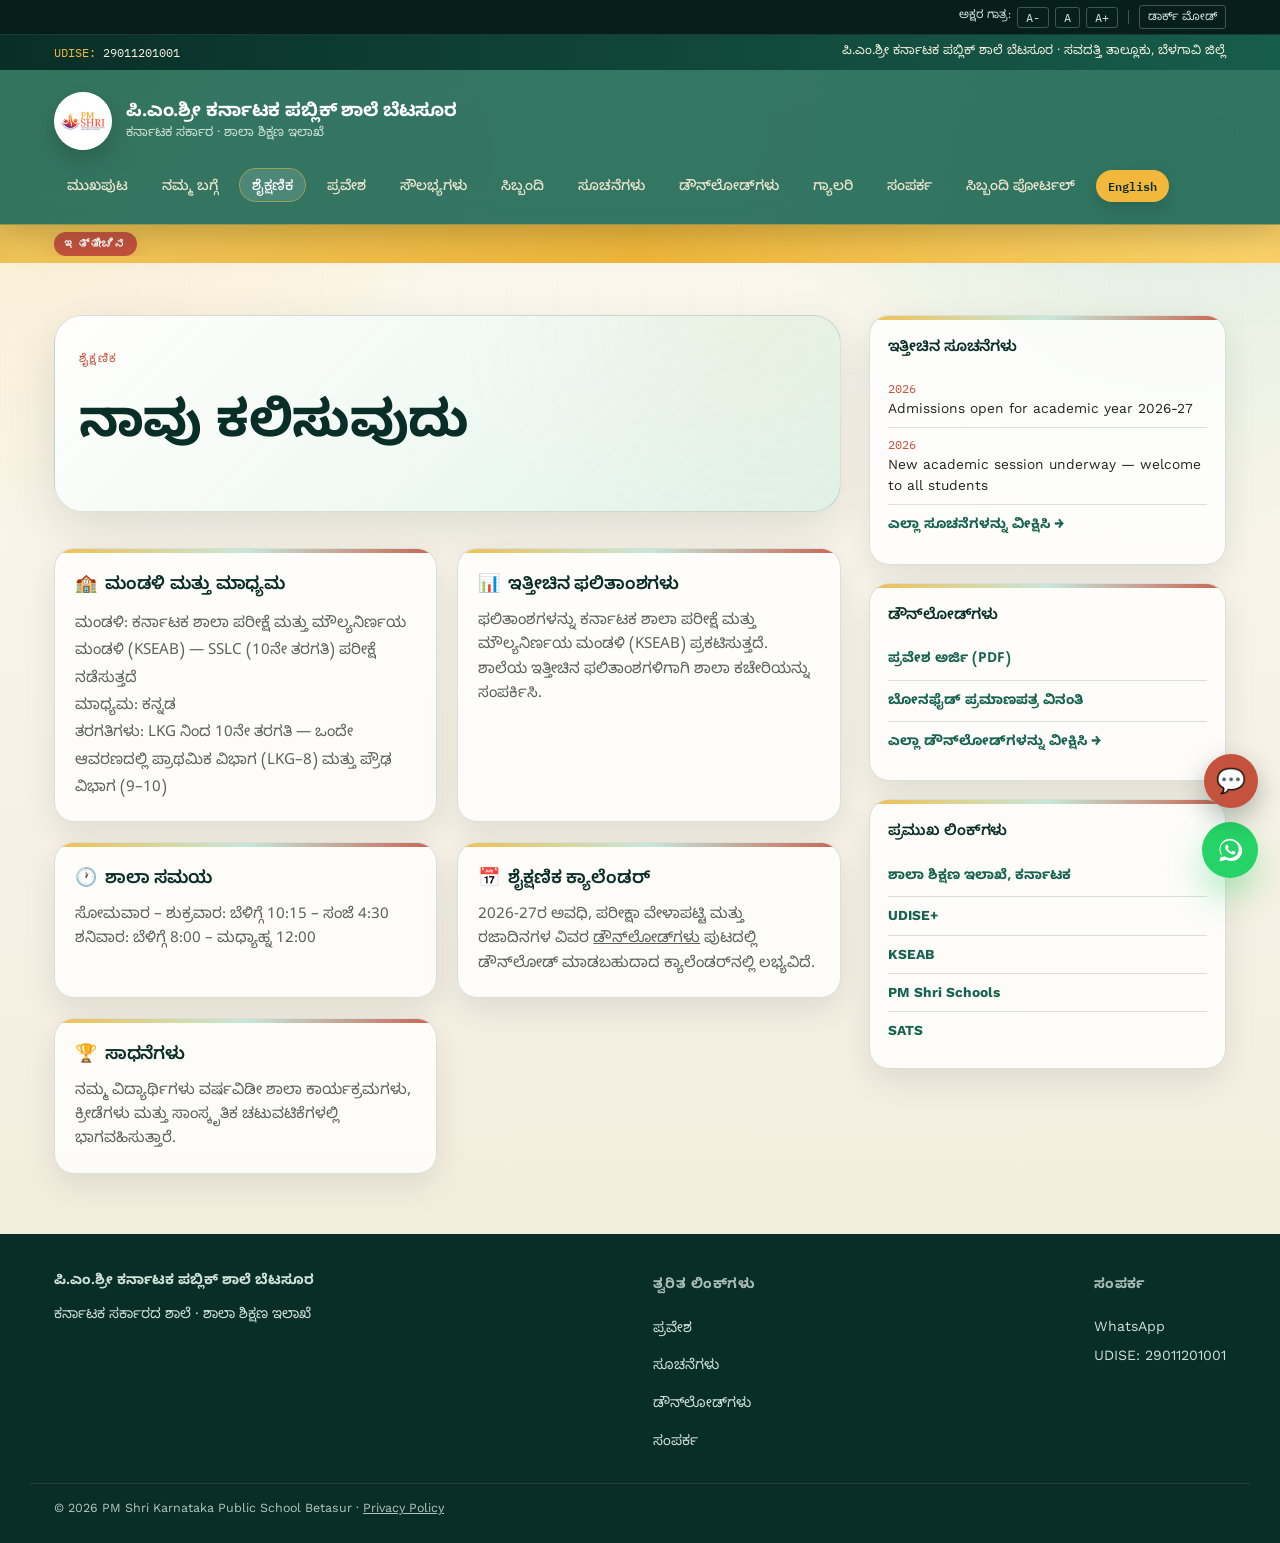
<file: academics.html>
<!DOCTYPE html>
<html lang="kn" data-lang="kn">
<head>
<script>(function(){try{var d=document.documentElement;var lang=localStorage.getItem('pmshri-lang');if(lang==='en'||lang==='kn')d.setAttribute('data-lang',lang);var fs=localStorage.getItem('pmshri-fontstep');if(fs!==null){var step=Math.max(-2,Math.min(3,parseInt(fs,10)||0));d.style.fontSize=(16+step*1.5)+'px';}if(localStorage.getItem('pmshri-theme')==='dark')d.classList.add('dark');}catch(e){}})();</script>
<meta charset="UTF-8">
<meta name="viewport" content="width=device-width, initial-scale=1.0">
<link rel="icon" href="icons/favicon-32.png" type="image/png">
<meta name="description" content="Academic programme, board affiliation, and results at PM Shri Karnataka Public School Betasur.">
<meta property="og:type" content="website">
<meta property="og:title" content="Academics | PM Shri Karnataka Public School Betasur">
<meta property="og:description" content="Academic programme, board affiliation, and results at PM Shri Karnataka Public School Betasur.">
<meta property="og:image" content="https://REPLACE-WITH-YOUR-DOMAIN/images/school-building.jpg">
<meta property="og:url" content="https://REPLACE-WITH-YOUR-DOMAIN/academics.html">
<meta name="twitter:card" content="summary_large_image">
<title>Academics | PM Shri Karnataka Public School Betasur</title>
<link rel="preconnect" href="https://fonts.googleapis.com">
<link href="https://fonts.googleapis.com/css2?family=Fraunces:opsz,wght@9..144,500;9..144,600;9..144,700&family=Work+Sans:wght@400;500;600&family=Noto+Sans+Kannada:wght@400;500;600&family=IBM+Plex+Mono:wght@400;500&display=swap" rel="stylesheet">
<link rel="stylesheet" href="styles.css">
<link rel="manifest" href="manifest.json">
<meta name="theme-color" content="#1C4B3E">
<link rel="apple-touch-icon" href="icons/apple-touch-icon.png">
<meta name="mobile-web-app-capable" content="yes">
<meta name="apple-mobile-web-app-capable" content="yes">
<meta name="apple-mobile-web-app-title" content="PMShri Betasur">
<!-- Privacy-friendly analytics (inactive placeholder).
     Once you have a domain + a Plausible/GoatCounter account, replace
     REPLACE-WITH-YOUR-DOMAIN below and uncomment this script tag.
<script defer data-domain="REPLACE-WITH-YOUR-DOMAIN" src="https://plausible.io/js/script.js"></script>
-->
</head>
<body>
<a class="skip-link" href="#main-content"><span class="t-en">Skip to main content</span><span class="t-kn">ಮುಖ್ಯ ವಿಷಯಕ್ಕೆ ಹೋಗಿ</span></a>

<div class="a11y-bar">
  <div class="wrap">
    <span class="t-en">Text size:</span><span class="t-kn">ಅಕ್ಷರ ಗಾತ್ರ:</span>
    <button onclick="changeFontSize(-1)" aria-label="Decrease text size">A-</button>
    <button onclick="resetFontSize()" aria-label="Reset text size">A</button>
    <button onclick="changeFontSize(1)" aria-label="Increase text size">A+</button>
    <span class="divider-y"></span>
    <button id="darkModeToggle" onclick="toggleDarkMode()" aria-pressed="false"><span class="t-en">Dark mode</span><span class="t-kn">ಡಾರ್ಕ್ ಮೋಡ್</span></button>
  </div>
</div>
<div class="topbar">
  <div class="wrap">
    <span><span class="tag">UDISE:</span> 29011201001</span>
    <span class="t-en">PM Shri Karnataka Public School Betasur &middot; Savadatti Taluk, Belagavi District</span>
    <span class="t-kn">ಪಿ.ಎಂ.ಶ್ರೀ ಕರ್ನಾಟಕ ಪಬ್ಲಿಕ್ ಶಾಲೆ ಬೆಟಸೂರ &middot; ಸವದತ್ತಿ ತಾಲ್ಲೂಕು, ಬೆಳಗಾವಿ ಜಿಲ್ಲೆ</span>
  </div>
</div>
<header class="main">
  <div class="wrap">
    <a class="brand" href="index.html">
      <img class="crest" src="images/pm-shri-logo.png" alt="PM Shri School Logo">
      <div>
        <h1><span class="t-en">PM Shri Karnataka Public School Betasur</span><span class="t-kn">ಪಿ.ಎಂ.ಶ್ರೀ ಕರ್ನಾಟಕ ಪಬ್ಲಿಕ್ ಶಾಲೆ ಬೆಟಸೂರ</span></h1>
        <p class="t-en">Government of Karnataka &middot; Dept. of School Education</p>
        <p class="t-kn">ಕರ್ನಾಟಕ ಸರ್ಕಾರ &middot; ಶಾಲಾ ಶಿಕ್ಷಣ ಇಲಾಖೆ</p>
      </div>
    </a>
    <nav>
      <button class="nav-toggle" onclick="toggleNav()" aria-label="Toggle menu" aria-expanded="false" aria-controls="mainNav"><span></span><span></span><span></span></button>
      <ul id="mainNav">
        <li><a class="" href="index.html"><span class="t-en">Home</span><span class="t-kn">ಮುಖಪುಟ</span></a></li>
<li><a class="" href="about.html"><span class="t-en">About</span><span class="t-kn">ನಮ್ಮ ಬಗ್ಗೆ</span></a></li>
<li><a class="active" href="academics.html"><span class="t-en">Academics</span><span class="t-kn">ಶೈಕ್ಷಣಿಕ</span></a></li>
<li><a class="" href="admissions.html"><span class="t-en">Admissions</span><span class="t-kn">ಪ್ರವೇಶ</span></a></li>
<li><a class="" href="facilities.html"><span class="t-en">Facilities</span><span class="t-kn">ಸೌಲಭ್ಯಗಳು</span></a></li>
<li><a class="" href="staff.html"><span class="t-en">Staff</span><span class="t-kn">ಸಿಬ್ಬಂದಿ</span></a></li>
<li><a class="" href="notices.html"><span class="t-en">Notices</span><span class="t-kn">ಸೂಚನೆಗಳು</span></a></li>
<li><a class="" href="downloads.html"><span class="t-en">Downloads</span><span class="t-kn">ಡೌನ್‌ಲೋಡ್‌ಗಳು</span></a></li>
<li><a class="" href="gallery.html"><span class="t-en">Gallery</span><span class="t-kn">ಗ್ಯಾಲರಿ</span></a></li>
<li><a class="" href="contact.html"><span class="t-en">Contact</span><span class="t-kn">ಸಂಪರ್ಕ</span></a></li>
<li><a class="" href="staff-portal.html"><span class="t-en">Staff Portal</span><span class="t-kn">ಸಿಬ್ಬಂದಿ ಪೋರ್ಟಲ್</span></a></li>

        <li><button id="langToggle" onclick="toggleLang()">English</button></li>
      </ul>
    </nav>
  </div>
</header>
<div class="ticker">
  <div class="wrap">
    <span class="ticker-label t-en">Latest</span><span class="ticker-label t-kn">ಇತ್ತೀಚಿನ</span>
    <span class="ticker-track t-en">Academic year 2026-27 is underway &nbsp;&nbsp;&#9670;&nbsp;&nbsp; Visit the school office for admission enquiries &nbsp;&nbsp;&#9670;&nbsp;&nbsp; Check the Notices page for the latest updates</span>
    <span class="ticker-track t-kn">2026-27ನೇ ಶೈಕ್ಷಣಿಕ ವರ್ಷ ಪ್ರಗತಿಯಲ್ಲಿದೆ &nbsp;&nbsp;&#9670;&nbsp;&nbsp; ಪ್ರವೇಶ ವಿಚಾರಣೆಗಾಗಿ ಶಾಲಾ ಕಚೇರಿಯನ್ನು ಸಂಪರ್ಕಿಸಿ &nbsp;&nbsp;&#9670;&nbsp;&nbsp; ಇತ್ತೀಚಿನ ಮಾಹಿತಿಗಾಗಿ ಸೂಚನೆಗಳ ಪುಟ ನೋಡಿ</span>
  </div>
</div>
<section id="main-content"><div class="wrap with-sidebar"><div>
<div class="page-banner">
  <div class="wrap">
    <span class="eyebrow t-en">Academics</span><span class="eyebrow t-kn">ಶೈಕ್ಷಣಿಕ</span>
    <h2><span class="t-en">What we teach</span><span class="t-kn">ನಾವು ಕಲಿಸುವುದು</span></h2>
  </div>
</div>
<div class="grid-2">
  <div class="card">
    <h3><span class="card-icon">🏫</span><span class="t-en">Board &amp; medium</span><span class="t-kn">ಮಂಡಳಿ ಮತ್ತು ಮಾಧ್ಯಮ</span></h3>
    <p><span class="t-en">Board: </span><span class="t-kn">ಮಂಡಳಿ: </span><span class="t-en">Karnataka School Examination and Assessment Board (KSEAB) &mdash; conducts the SSLC (Class 10) exam</span><span class="t-kn">ಕರ್ನಾಟಕ ಶಾಲಾ ಪರೀಕ್ಷೆ ಮತ್ತು ಮೌಲ್ಯನಿರ್ಣಯ ಮಂಡಳಿ (KSEAB) &mdash; SSLC (10ನೇ ತರಗತಿ) ಪರೀಕ್ಷೆ ನಡೆಸುತ್ತದೆ</span><br>
    <span class="t-en">Medium: Kannada</span><span class="t-kn">ಮಾಧ್ಯಮ: ಕನ್ನಡ</span><br>
    <span class="t-en">Grades: LKG to 10th &mdash; Primary section (LKG&ndash;8th) and Secondary section (9th&ndash;10th) on one campus</span><span class="t-kn">ತರಗತಿಗಳು: LKG ನಿಂದ 10ನೇ ತರಗತಿ &mdash; ಒಂದೇ ಆವರಣದಲ್ಲಿ ಪ್ರಾಥಮಿಕ ವಿಭಾಗ (LKG&ndash;8) ಮತ್ತು ಪ್ರೌಢ ವಿಭಾಗ (9&ndash;10)</span></p>
  </div>
  <div class="card">
    <h3><span class="card-icon">📊</span><span class="t-en">Recent results</span><span class="t-kn">ಇತ್ತೀಚಿನ ಫಲಿತಾಂಶಗಳು</span></h3>
       <p class="t-en">Results are announced by the Karnataka School Examination and Assessment Board (KSEAB). Please contact the school office for the school's latest results.</p>
    <p class="t-kn">ಫಲಿತಾಂಶಗಳನ್ನು ಕರ್ನಾಟಕ ಶಾಲಾ ಪರೀಕ್ಷೆ ಮತ್ತು ಮೌಲ್ಯನಿರ್ಣಯ ಮಂಡಳಿ (KSEAB) ಪ್ರಕಟಿಸುತ್ತದೆ. ಶಾಲೆಯ ಇತ್ತೀಚಿನ ಫಲಿತಾಂಶಗಳಿಗಾಗಿ ಶಾಲಾ ಕಚೇರಿಯನ್ನು ಸಂಪರ್ಕಿಸಿ.</p>
  </div>
    <div class="card">
    <h3><span class="card-icon">🕐</span><span class="t-en">School timings</span><span class="t-kn">ಶಾಲಾ ಸಮಯ</span></h3>
    <p class="t-en">Monday&ndash;Friday: 9:45 AM &ndash; 4:30 PM<br>Saturday: 8:30 AM &ndash; 12:30 PM (shorter day)</p>
    <p class="t-kn">ಸೋಮವಾರ &ndash; ಶುಕ್ರವಾರ: ಬೆಳಿಗ್ಗೆ 10:15 &ndash; ಸಂಜೆ 4:30<br>ಶನಿವಾರ: ಬೆಳಿಗ್ಗೆ 8:00 &ndash; ಮಧ್ಯಾಹ್ನ 12:00</p>
  </div>
    <div class="card">
        <h3><span class="card-icon">📅</span><span class="t-en">Academic calendar</span><span class="t-kn">ಶೈಕ್ಷಣಿಕ ಕ್ಯಾಲೆಂಡರ್</span></h3>
    <p class="t-en">Term dates, exam schedule, and holidays for 2026-27 are listed in the downloadable calendar on the <a href="downloads.html">Downloads</a> page.</p>
        <p class="t-kn">2026-27ರ ಅವಧಿ, ಪರೀಕ್ಷಾ ವೇಳಾಪಟ್ಟಿ ಮತ್ತು ರಜಾದಿನಗಳ ವಿವರ <a href="downloads.html">ಡೌನ್‌ಲೋಡ್‌ಗಳು</a> ಪುಟದಲ್ಲಿ ಡೌನ್‌ಲೋಡ್ ಮಾಡಬಹುದಾದ ಕ್ಯಾಲೆಂಡರ್‌ನಲ್ಲಿ ಲಭ್ಯವಿದೆ.</p>
  </div>
  <div class="card">
    <h3><span class="card-icon">🏆</span><span class="t-en">Achievements</span><span class="t-kn">ಸಾಧನೆಗಳು</span></h3>
    <p class="t-en">Our students take part in school events, sports and cultural activities throughout the year.</p>
<p class="t-kn">ನಮ್ಮ ವಿದ್ಯಾರ್ಥಿಗಳು ವರ್ಷವಿಡೀ ಶಾಲಾ ಕಾರ್ಯಕ್ರಮಗಳು, ಕ್ರೀಡೆಗಳು ಮತ್ತು ಸಾಂಸ್ಕೃತಿಕ ಚಟುವಟಿಕೆಗಳಲ್ಲಿ ಭಾಗವಹಿಸುತ್ತಾರೆ.</p>
  </div>
</div>
</div>
<aside>
  <div class="sidebar-widget">
    <h3><span class="t-en">Latest notices</span><span class="t-kn">ಇತ್ತೀಚಿನ ಸೂಚನೆಗಳು</span></h3>
    <ul id="notices-mini">
      <li><span class="mini-date">2026</span><span>Admissions open for academic year 2026-27</span></li>
      <li><span class="mini-date">2026</span><span>New academic session underway &mdash; welcome to all students</span></li>
      <li class="notices-view-all"><a class="ext" href="notices.html"><span class="t-en">View all notices &rarr;</span><span class="t-kn">ಎಲ್ಲಾ ಸೂಚನೆಗಳನ್ನು ವೀಕ್ಷಿಸಿ &rarr;</span></a></li>
    </ul>
  </div>
  <div class="sidebar-widget">
    <h3><span class="t-en">Downloads</span><span class="t-kn">ಡೌನ್‌ಲೋಡ್‌ಗಳು</span></h3>
    <ul>
      <li><a class="ext" href="downloads.html"><span class="t-en">Admission form (PDF)</span><span class="t-kn">ಪ್ರವೇಶ ಅರ್ಜಿ (PDF)</span></a></li>
      <li><a class="ext" href="downloads.html"><span class="t-en">Bonafide certificate request</span><span class="t-kn">ಬೋನಫೈಡ್ ಪ್ರಮಾಣಪತ್ರ ವಿನಂತಿ</span></a></li>
      <li><a class="ext" href="downloads.html"><span class="t-en">View all downloads &rarr;</span><span class="t-kn">ಎಲ್ಲಾ ಡೌನ್‌ಲೋಡ್‌ಗಳನ್ನು ವೀಕ್ಷಿಸಿ &rarr;</span></a></li>
    </ul>
  </div>
  <div class="sidebar-widget">
    <h3><span class="t-en">Important links</span><span class="t-kn">ಪ್ರಮುಖ ಲಿಂಕ್‌ಗಳು</span></h3>
    <ul>
      <li><a class="ext" href="https://schooleducation.karnataka.gov.in/" target="_blank" rel="noopener"><span class="t-en">Dept. of School Education, Karnataka</span><span class="t-kn">ಶಾಲಾ ಶಿಕ್ಷಣ ಇಲಾಖೆ, ಕರ್ನಾಟಕ</span></a></li>
      <li><a class="ext" href="https://udiseplus.gov.in/" target="_blank" rel="noopener">UDISE+</a></li>
      <li><a class="ext" href="https://kseab.karnataka.gov.in/" target="_blank" rel="noopener">KSEAB</a></li>
      <li><a class="ext" href="https://pmshrischools.education.gov.in/" target="_blank" rel="noopener">PM Shri Schools</a></li>
          <li><a class="ext" href="https://sats.karnataka.gov.in/" target="_blank" rel="noopener">SATS</a></li>
    </ul>
  </div>
</aside>
</div></section>
<footer>
  <div class="wrap footer-grid">
    <div class="footer-col">
      <strong><span class="t-en">PM Shri Karnataka Public School Betasur</span><span class="t-kn">ಪಿ.ಎಂ.ಶ್ರೀ ಕರ್ನಾಟಕ ಪಬ್ಲಿಕ್ ಶಾಲೆ ಬೆಟಸೂರ</span></strong>
      <p><span class="t-en">A Government of Karnataka school &middot; Dept. of School Education</span><span class="t-kn">ಕರ್ನಾಟಕ ಸರ್ಕಾರದ ಶಾಲೆ &middot; ಶಾಲಾ ಶಿಕ್ಷಣ ಇಲಾಖೆ</span></p>
    </div>
    <div class="footer-col">
      <h4><span class="t-en">Quick links</span><span class="t-kn">ತ್ವರಿತ ಲಿಂಕ್‌ಗಳು</span></h4>
      <a href="admissions.html"><span class="t-en">Admissions</span><span class="t-kn">ಪ್ರವೇಶ</span></a>
      <a href="notices.html"><span class="t-en">Notices</span><span class="t-kn">ಸೂಚನೆಗಳು</span></a>
      <a href="downloads.html"><span class="t-en">Downloads</span><span class="t-kn">ಡೌನ್‌ಲೋಡ್‌ಗಳು</span></a>
      <a href="contact.html"><span class="t-en">Contact</span><span class="t-kn">ಸಂಪರ್ಕ</span></a>
    </div>
    <div class="footer-col">
      <h4><span class="t-en">Contact</span><span class="t-kn">ಸಂಪರ್ಕ</span></h4>
      <a href="https://wa.me/919480597247" target="_blank" rel="noopener">WhatsApp</a>
      <span>UDISE: 29011201001</span>
    </div>
  </div>
  <div class="wrap footer-bottom">
    <span>&copy; 2026 PM Shri Karnataka Public School Betasur &middot; <a href="privacy.html" style="color:inherit;">Privacy Policy</a></span>
  </div>
</footer>
<a class="wa-float" href="https://wa.me/919480597247" target="_blank" rel="noopener" aria-label="Chat on WhatsApp">
  <svg viewBox="0 0 32 32" width="28" height="28" fill="#fff"><path d="M16 3C9.4 3 4 8.4 4 15c0 2.4.7 4.6 1.9 6.5L4 29l7.7-1.9c1.8 1 3.9 1.5 6.3 1.5 6.6 0 12-5.4 12-12S22.6 3 16 3zm0 2c5.5 0 10 4.5 10 10s-4.5 10-10 10c-2.1 0-4-.6-5.6-1.7l-.4-.2-4.6 1.1 1.2-4.4-.3-.5C5.5 18.1 5 16.6 5 15c0-5.5 4.5-10 11-10zm-3.8 5.4c-.2 0-.5 0-.7.3-.3.3-1 1-1 2.4s1 2.7 1.2 2.9c.1.2 2 3.2 5 4.3 2.5 1 3 .8 3.5.7.5 0 1.7-.7 1.9-1.4.2-.7.2-1.3.2-1.4-.1-.1-.3-.2-.6-.4-.3-.1-1.7-.9-2-1-.3-.1-.4-.1-.6.1-.2.3-.7 1-.9 1.1-.2.2-.3.2-.6.1-.3-.1-1.3-.5-2.4-1.5-.9-.8-1.5-1.8-1.7-2.1-.2-.3 0-.5.1-.6l.4-.5c.1-.1.2-.3.3-.4.1-.2 0-.4 0-.5 0-.1-.6-1.6-.9-2.2-.2-.5-.5-.5-.7-.5h-.5z"/></svg>
</a>
<script src="script.js"></script>
</body>
</html>
</file>
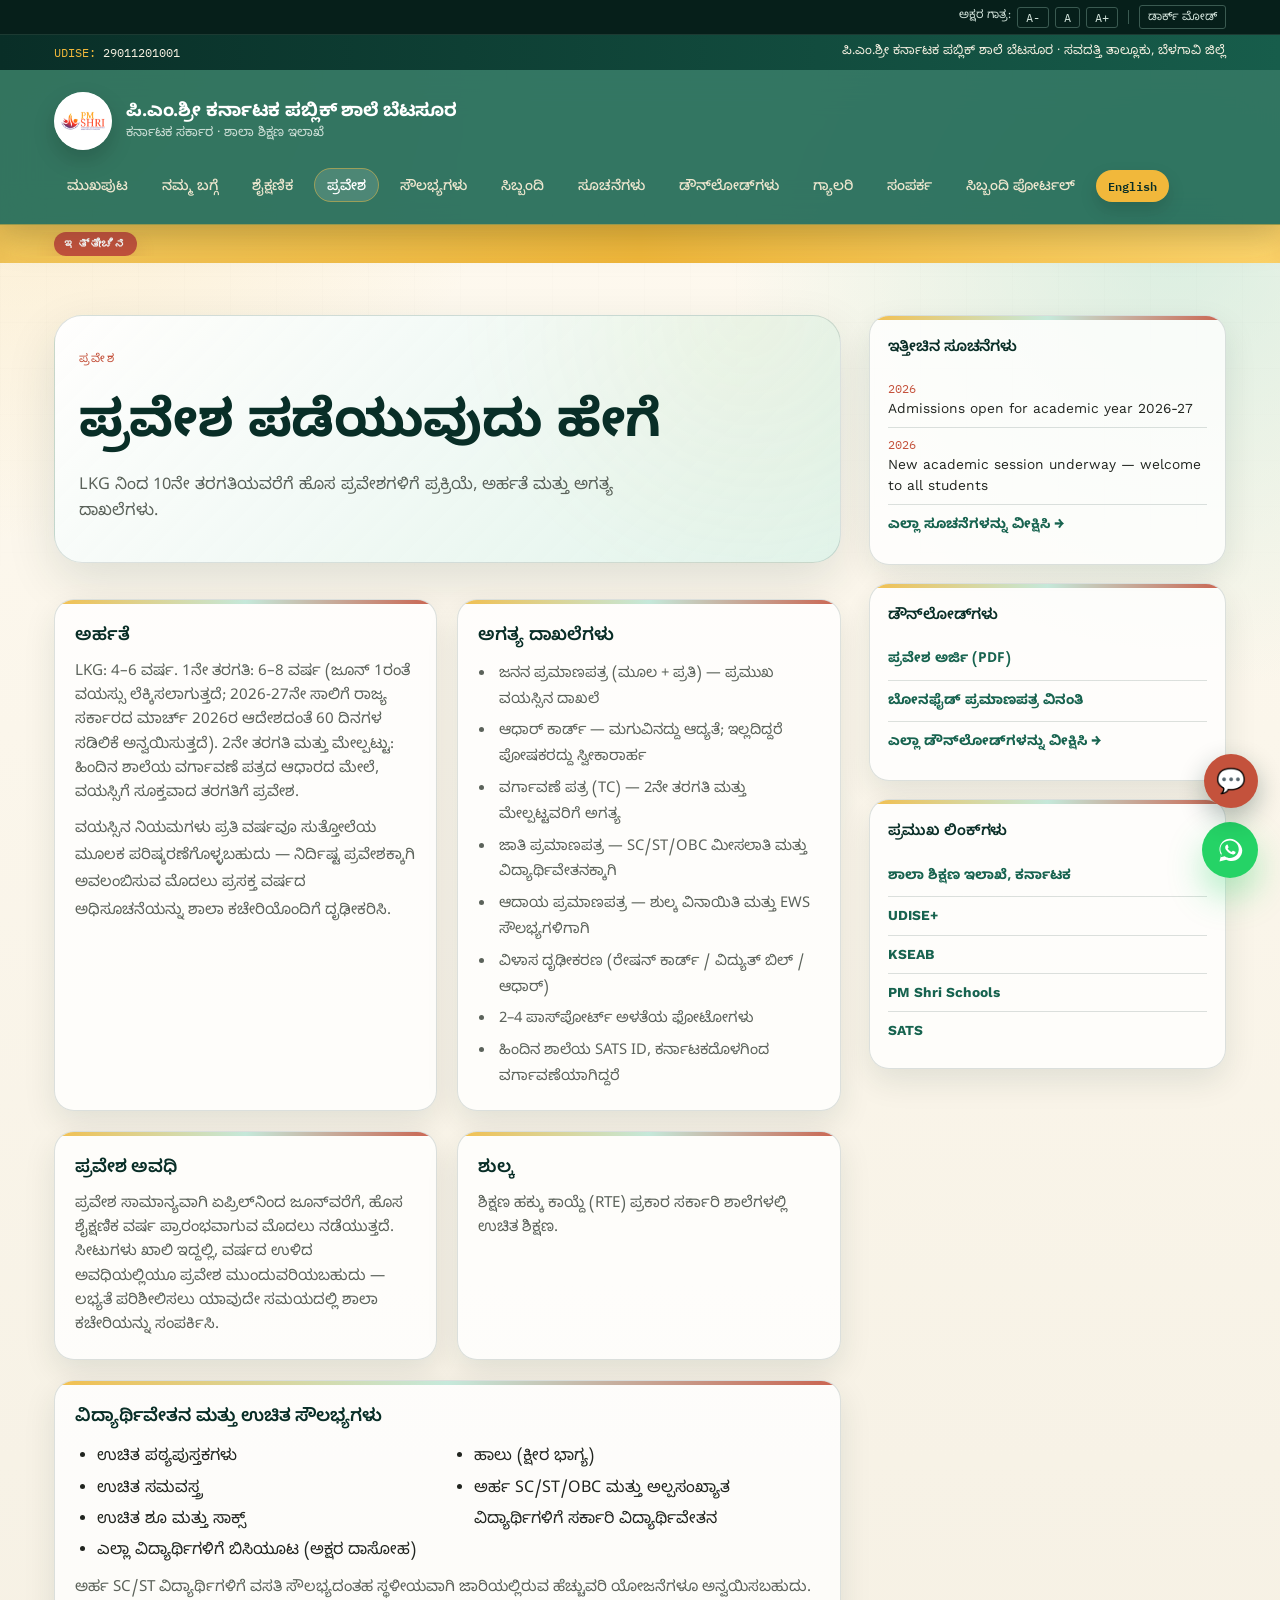
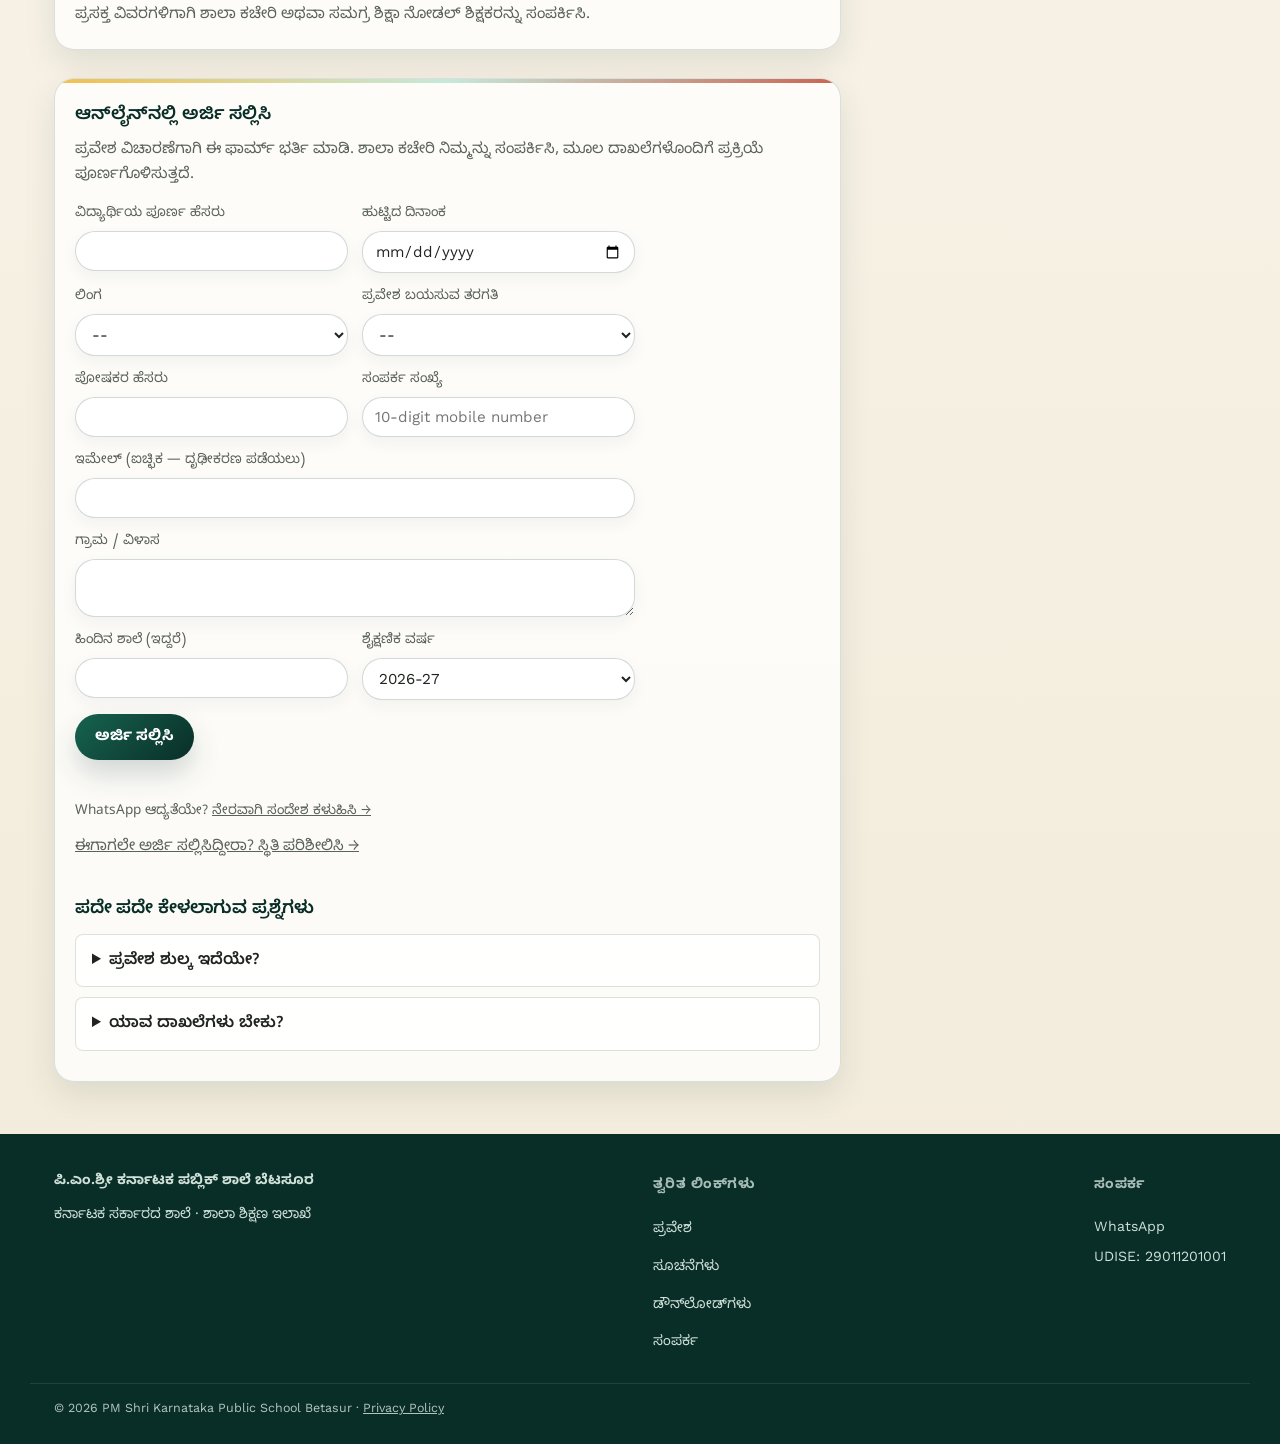
<file: admissions.html>
<!DOCTYPE html>
<html lang="kn" data-lang="kn">
<head>
<script>(function(){try{var d=document.documentElement;var lang=localStorage.getItem('pmshri-lang');if(lang==='en'||lang==='kn')d.setAttribute('data-lang',lang);var fs=localStorage.getItem('pmshri-fontstep');if(fs!==null){var step=Math.max(-2,Math.min(3,parseInt(fs,10)||0));d.style.fontSize=(16+step*1.5)+'px';}if(localStorage.getItem('pmshri-theme')==='dark')d.classList.add('dark');}catch(e){}})();</script>
<meta charset="UTF-8">
<meta name="viewport" content="width=device-width, initial-scale=1.0">
<link rel="icon" href="icons/favicon-32.png" type="image/png">
<meta name="description" content="Admission process, eligibility, and required documents for PM Shri Karnataka Public School Betasur.">
<meta property="og:type" content="website">
<meta property="og:title" content="Admissions | PM Shri Karnataka Public School Betasur">
<meta property="og:description" content="Admission process, eligibility, and required documents for PM Shri Karnataka Public School Betasur.">
<meta property="og:image" content="https://REPLACE-WITH-YOUR-DOMAIN/images/school-building.jpg">
<meta property="og:url" content="https://REPLACE-WITH-YOUR-DOMAIN/admissions.html">
<meta name="twitter:card" content="summary_large_image">
<title>Admissions | PM Shri Karnataka Public School Betasur</title>
<link rel="preconnect" href="https://fonts.googleapis.com">
<link href="https://fonts.googleapis.com/css2?family=Fraunces:opsz,wght@9..144,500;9..144,600;9..144,700&family=Work+Sans:wght@400;500;600&family=Noto+Sans+Kannada:wght@400;500;600&family=IBM+Plex+Mono:wght@400;500&display=swap" rel="stylesheet">
<link rel="stylesheet" href="styles.css">
<link rel="manifest" href="manifest.json">
<meta name="theme-color" content="#1C4B3E">
<link rel="apple-touch-icon" href="icons/apple-touch-icon.png">
<meta name="mobile-web-app-capable" content="yes">
<meta name="apple-mobile-web-app-capable" content="yes">
<meta name="apple-mobile-web-app-title" content="PMShri Betasur">
<!-- Privacy-friendly analytics (inactive placeholder).
     Once you have a domain + a Plausible/GoatCounter account, replace
     REPLACE-WITH-YOUR-DOMAIN below and uncomment this script tag.
<script defer data-domain="REPLACE-WITH-YOUR-DOMAIN" src="https://plausible.io/js/script.js"></script>
-->
</head>
<body>
<a class="skip-link" href="#main-content"><span class="t-en">Skip to main content</span><span class="t-kn">ಮುಖ್ಯ ವಿಷಯಕ್ಕೆ ಹೋಗಿ</span></a>

<div class="a11y-bar">
  <div class="wrap">
    <span class="t-en">Text size:</span><span class="t-kn">ಅಕ್ಷರ ಗಾತ್ರ:</span>
    <button onclick="changeFontSize(-1)" aria-label="Decrease text size">A-</button>
    <button onclick="resetFontSize()" aria-label="Reset text size">A</button>
    <button onclick="changeFontSize(1)" aria-label="Increase text size">A+</button>
    <span class="divider-y"></span>
    <button id="darkModeToggle" onclick="toggleDarkMode()" aria-pressed="false"><span class="t-en">Dark mode</span><span class="t-kn">ಡಾರ್ಕ್ ಮೋಡ್</span></button>
  </div>
</div>
<div class="topbar">
  <div class="wrap">
    <span><span class="tag">UDISE:</span> 29011201001</span>
    <span class="t-en">PM Shri Karnataka Public School Betasur &middot; Savadatti Taluk, Belagavi District</span>
    <span class="t-kn">ಪಿ.ಎಂ.ಶ್ರೀ ಕರ್ನಾಟಕ ಪಬ್ಲಿಕ್ ಶಾಲೆ ಬೆಟಸೂರ &middot; ಸವದತ್ತಿ ತಾಲ್ಲೂಕು, ಬೆಳಗಾವಿ ಜಿಲ್ಲೆ</span>
  </div>
</div>
<header class="main">
  <div class="wrap">
    <a class="brand" href="index.html">
      <img class="crest" src="images/pm-shri-logo.png" alt="PM Shri School Logo">
      <div>
        <h1><span class="t-en">PM Shri Karnataka Public School Betasur</span><span class="t-kn">ಪಿ.ಎಂ.ಶ್ರೀ ಕರ್ನಾಟಕ ಪಬ್ಲಿಕ್ ಶಾಲೆ ಬೆಟಸೂರ</span></h1>
        <p class="t-en">Government of Karnataka &middot; Dept. of School Education</p>
        <p class="t-kn">ಕರ್ನಾಟಕ ಸರ್ಕಾರ &middot; ಶಾಲಾ ಶಿಕ್ಷಣ ಇಲಾಖೆ</p>
      </div>
    </a>
    <nav>
      <button class="nav-toggle" onclick="toggleNav()" aria-label="Toggle menu" aria-expanded="false" aria-controls="mainNav"><span></span><span></span><span></span></button>
      <ul id="mainNav">
        <li><a class="" href="index.html"><span class="t-en">Home</span><span class="t-kn">ಮುಖಪುಟ</span></a></li>
<li><a class="" href="about.html"><span class="t-en">About</span><span class="t-kn">ನಮ್ಮ ಬಗ್ಗೆ</span></a></li>
<li><a class="" href="academics.html"><span class="t-en">Academics</span><span class="t-kn">ಶೈಕ್ಷಣಿಕ</span></a></li>
<li><a class="active" href="admissions.html"><span class="t-en">Admissions</span><span class="t-kn">ಪ್ರವೇಶ</span></a></li>
<li><a class="" href="facilities.html"><span class="t-en">Facilities</span><span class="t-kn">ಸೌಲಭ್ಯಗಳು</span></a></li>
<li><a class="" href="staff.html"><span class="t-en">Staff</span><span class="t-kn">ಸಿಬ್ಬಂದಿ</span></a></li>
<li><a class="" href="notices.html"><span class="t-en">Notices</span><span class="t-kn">ಸೂಚನೆಗಳು</span></a></li>
<li><a class="" href="downloads.html"><span class="t-en">Downloads</span><span class="t-kn">ಡೌನ್‌ಲೋಡ್‌ಗಳು</span></a></li>
<li><a class="" href="gallery.html"><span class="t-en">Gallery</span><span class="t-kn">ಗ್ಯಾಲರಿ</span></a></li>
<li><a class="" href="contact.html"><span class="t-en">Contact</span><span class="t-kn">ಸಂಪರ್ಕ</span></a></li>
<li><a class="" href="staff-portal.html"><span class="t-en">Staff Portal</span><span class="t-kn">ಸಿಬ್ಬಂದಿ ಪೋರ್ಟಲ್</span></a></li>

        <li><button id="langToggle" onclick="toggleLang()">English</button></li>
      </ul>
    </nav>
  </div>
</header>
<div class="ticker">
  <div class="wrap">
    <span class="ticker-label t-en">Latest</span><span class="ticker-label t-kn">ಇತ್ತೀಚಿನ</span>
    <span class="ticker-track t-en">Academic year 2026-27 is underway &nbsp;&nbsp;&#9670;&nbsp;&nbsp; Visit the school office for admission enquiries &nbsp;&nbsp;&#9670;&nbsp;&nbsp; Check the Notices page for the latest updates</span>
    <span class="ticker-track t-kn">2026-27ನೇ ಶೈಕ್ಷಣಿಕ ವರ್ಷ ಪ್ರಗತಿಯಲ್ಲಿದೆ &nbsp;&nbsp;&#9670;&nbsp;&nbsp; ಪ್ರವೇಶ ವಿಚಾರಣೆಗಾಗಿ ಶಾಲಾ ಕಚೇರಿಯನ್ನು ಸಂಪರ್ಕಿಸಿ &nbsp;&nbsp;&#9670;&nbsp;&nbsp; ಇತ್ತೀಚಿನ ಮಾಹಿತಿಗಾಗಿ ಸೂಚನೆಗಳ ಪುಟ ನೋಡಿ</span>
  </div>
</div>
<section id="main-content"><div class="wrap with-sidebar"><div>
<div class="page-banner">
  <div class="wrap">
    <span class="eyebrow t-en">Admissions</span><span class="eyebrow t-kn">ಪ್ರವೇಶ</span>
    <h2><span class="t-en">How to enroll</span><span class="t-kn">ಪ್ರವೇಶ ಪಡೆಯುವುದು ಹೇಗೆ</span></h2>
    <p class="t-en">Admission process, eligibility, and documents required for new admissions, from LKG through Class 10.</p>
    <p class="t-kn">LKG ನಿಂದ 10ನೇ ತರಗತಿಯವರೆಗೆ ಹೊಸ ಪ್ರವೇಶಗಳಿಗೆ ಪ್ರಕ್ರಿಯೆ, ಅರ್ಹತೆ ಮತ್ತು ಅಗತ್ಯ ದಾಖಲೆಗಳು.</p>
  </div>
</div>
<div class="grid-2">
  <div class="card">
    <h3><span class="t-en">Eligibility</span><span class="t-kn">ಅರ್ಹತೆ</span></h3>
    <p class="t-en">LKG: 4&ndash;6 years. Class 1: 6&ndash;8 years, age reckoned as of 1 June (a 60-day relaxation applies for 2026-27, per the state government's March 2026 order). Class 2 and above: admission by transfer certificate from the previous school, at the age-appropriate grade.</p>
    <p class="t-kn">LKG: 4&ndash;6 ವರ್ಷ. 1ನೇ ತರಗತಿ: 6&ndash;8 ವರ್ಷ (ಜೂನ್ 1ರಂತೆ ವಯಸ್ಸು ಲೆಕ್ಕಿಸಲಾಗುತ್ತದೆ; 2026-27ನೇ ಸಾಲಿಗೆ ರಾಜ್ಯ ಸರ್ಕಾರದ ಮಾರ್ಚ್ 2026ರ ಆದೇಶದಂತೆ 60 ದಿನಗಳ ಸಡಿಲಿಕೆ ಅನ್ವಯಿಸುತ್ತದೆ). 2ನೇ ತರಗತಿ ಮತ್ತು ಮೇಲ್ಪಟ್ಟು: ಹಿಂದಿನ ಶಾಲೆಯ ವರ್ಗಾವಣೆ ಪತ್ರದ ಆಧಾರದ ಮೇಲೆ, ವಯಸ್ಸಿಗೆ ಸೂಕ್ತವಾದ ತರಗತಿಗೆ ಪ್ರವೇಶ.</p>
    <p class="t-note"><span class="t-en">Age res are revised by circar most years &mdash; please confirm the current-year notification with the school office before relying on this for a specific admission.</span><span class="t-kn">ವಯಸ್ಸಿನ ನಿಯಮಗಳು ಪ್ರತಿ ವರ್ಷವೂ ಸುತ್ತೋಲೆಯ ಮೂಲಕ ಪರಿಷ್ಕರಣೆಗೊಳ್ಳಬಹುದು &mdash; ನಿರ್ದಿಷ್ಟ ಪ್ರವೇಶಕ್ಕಾಗಿ ಅವಲಂಬಿಸುವ ಮೊದಲು ಪ್ರಸಕ್ತ ವರ್ಷದ ಅಧಿಸೂಚನೆಯನ್ನು ಶಾಲಾ ಕಚೇರಿಯೊಂದಿಗೆ ದೃಢೀಕರಿಸಿ.</span></p>
  </div>
  <div class="card">
    <h3><span class="t-en">Documents required</span><span class="t-kn">ಅಗತ್ಯ ದಾಖಲೆಗಳು</span></h3>
    <ul class="doc-list">
      <li><span class="t-en">Birth certificate (original + copy) &mdash; the primary age-proof document</span><span class="t-kn">ಜನನ ಪ್ರಮಾಣಪತ್ರ (ಮೂಲ + ಪ್ರತಿ) &mdash; ಪ್ರಮುಖ ವಯಸ್ಸಿನ ದಾಖಲೆ</span></li>
      <li><span class="t-en">Aadhaar card &mdash; child's preferred; parent's accepted if the child's isn't available yet</span><span class="t-kn">ಆಧಾರ್ ಕಾರ್ಡ್ &mdash; ಮಗುವಿನದ್ದು ಆದ್ಯತೆ; ಇಲ್ಲದಿದ್ದರೆ ಪೋಷಕರದ್ದು ಸ್ವೀಕಾರಾರ್ಹ</span></li>
      <li><span class="t-en">Transfer Certificate (TC) &mdash; required for Class 2 and above</span><span class="t-kn">ವರ್ಗಾವಣೆ ಪತ್ರ (TC) &mdash; 2ನೇ ತರಗತಿ ಮತ್ತು ಮೇಲ್ಪಟ್ಟವರಿಗೆ ಅಗತ್ಯ</span></li>
      <li><span class="t-en">Caste certificate &mdash; for SC/ST/OBC reservation and scholarship benefits</span><span class="t-kn">ಜಾತಿ ಪ್ರಮಾಣಪತ್ರ &mdash; SC/ST/OBC ಮೀಸಲಾತಿ ಮತ್ತು ವಿದ್ಯಾರ್ಥಿವೇತನಕ್ಕಾಗಿ</span></li>
      <li><span class="t-en">Income certificate &mdash; for fee concessions and EWS-category benefits</span><span class="t-kn">ಆದಾಯ ಪ್ರಮಾಣಪತ್ರ &mdash; ಶುಲ್ಕ ವಿನಾಯಿತಿ ಮತ್ತು EWS ಸೌಲಭ್ಯಗಳಿಗಾಗಿ</span></li>
      <li><span class="t-en">Address proof (ration card / electricity bill / Aadhaar)</span><span class="t-kn">ವಿಳಾಸ ದೃಢೀಕರಣ (ರೇಷನ್ ಕಾರ್ಡ್ / ವಿದ್ಯುತ್ ಬಿಲ್ / ಆಧಾರ್)</span></li>
      <li><span class="t-en">2&ndash;4 passport-size photographs</span><span class="t-kn">2&ndash;4 ಪಾಸ್‌ಪೋರ್ಟ್ ಅಳತೆಯ ಫೋಟೋಗಳು</span></li>
      <li><span class="t-en">SATS ID from the previous school, if transferring from within Karnataka</span><span class="t-kn">ಹಿಂದಿನ ಶಾಲೆಯ SATS ID, ಕರ್ನಾಟಕದೊಳಗಿಂದ ವರ್ಗಾವಣೆಯಾಗಿದ್ದರೆ</span></li>
    </ul>
  </div>
  <div class="card">
    <h3><span class="t-en">Admission window</span><span class="t-kn">ಪ್ರವೇಶ ಅವಧಿ</span></h3>
    <p class="t-en">Admissions generally run April&ndash;June, before the new academic year begins. If seats remain vacant, admission may continue through the rest of the year &mdash; contact the school office anytime to check availability.</p>
    <p class="t-kn">ಪ್ರವೇಶ ಸಾಮಾನ್ಯವಾಗಿ ಏಪ್ರಿಲ್‌ನಿಂದ ಜೂನ್‌ವರೆಗೆ, ಹೊಸ ಶೈಕ್ಷಣಿಕ ವರ್ಷ ಪ್ರಾರಂಭವಾಗುವ ಮೊದಲು ನಡೆಯುತ್ತದೆ. ಸೀಟುಗಳು ಖಾಲಿ ಇದ್ದಲ್ಲಿ, ವರ್ಷದ ಉಳಿದ ಅವಧಿಯಲ್ಲಿಯೂ ಪ್ರವೇಶ ಮುಂದುವರಿಯಬಹುದು &mdash; ಲಭ್ಯತೆ ಪರಿಶೀಲಿಸಲು ಯಾವುದೇ ಸಮಯದಲ್ಲಿ ಶಾಲಾ ಕಚೇರಿಯನ್ನು ಸಂಪರ್ಕಿಸಿ.</p>
  </div>
  <div class="card">
    <h3><span class="t-en">Fees</span><span class="t-kn">ಶುಲ್ಕ</span></h3>
    <p class="t-en">Free education as per the Right to Education (RTE) Act, as applicable to government schools.</p>
    <p class="t-kn">ಶಿಕ್ಷಣ ಹಕ್ಕು ಕಾಯ್ದೆ (RTE) ಪ್ರಕಾರ ಸರ್ಕಾರಿ ಶಾಲೆಗಳಲ್ಲಿ ಉಚಿತ ಶಿಕ್ಷಣ.</p>
  </div>
    <div class="card" style="grid-column:1 / -1;">
    <h3><span class="t-en">Scholarships &amp; free schemes</span><span class="t-kn">ವಿದ್ಯಾರ್ಥಿವೇತನ ಮತ್ತು ಉಚಿತ ಸೌಲಭ್ಯಗಳು</span></h3>
            <ul class="benefit-list" style="list-style:disc; padding-left:22px; margin:8px 0 0;">
      <li><span class="t-en">Free textbooks</span><span class="t-kn">ಉಚಿತ ಪಠ್ಯಪುಸ್ತಕಗಳು</span></li>
      <li><span class="t-en">Free uniforms</span><span class="t-kn">ಉಚಿತ ಸಮವಸ್ತ್ರ</span></li>
      <li><span class="t-en">Free shoes and socks</span><span class="t-kn">ಉಚಿತ ಶೂ ಮತ್ತು ಸಾಕ್ಸ್</span></li>
      <li><span class="t-en">Mid-Day Meal (Akshara Dasoha) for all students</span><span class="t-kn">ಎಲ್ಲಾ ವಿದ್ಯಾರ್ಥಿಗಳಿಗೆ ಬಿಸಿಯೂಟ (ಅಕ್ಷರ ದಾಸೋಹ)</span></li>
      <li><span class="t-en">Milk (Ksheera Bhagya)</span><span class="t-kn">ಹಾಲು (ಕ್ಷೀರ ಭಾಗ್ಯ)</span></li>
      <li><span class="t-en">Government scholarships for eligible SC/ST/OBC and minority students</span><span class="t-kn">ಅರ್ಹ SC/ST/OBC ಮತ್ತು ಅಲ್ಪಸಂಖ್ಯಾತ ವಿದ್ಯಾರ್ಥಿಗಳಿಗೆ ಸರ್ಕಾರಿ ವಿದ್ಯಾರ್ಥಿವೇತನ</span></li>
    </ul>
    <p class="t-note"><span class="t-en">Additional locally administered schemes — such as hostel facilities for eligible SC/ST students — may also apply. Please confirm current-year details with the school office or the Samagra Shiksha nodal teacher.</span><span class="t-kn">ಅರ್ಹ SC/ST ವಿದ್ಯಾರ್ಥಿಗಳಿಗೆ ವಸತಿ ಸೌಲಭ್ಯದಂತಹ ಸ್ಥಳೀಯವಾಗಿ ಜಾರಿಯಲ್ಲಿರುವ ಹೆಚ್ಚುವರಿ ಯೋಜನೆಗಳೂ ಅನ್ವಯಿಸಬಹುದು. ಪ್ರಸಕ್ತ ವಿವರಗಳಿಗಾಗಿ ಶಾಲಾ ಕಚೇರಿ ಅಥವಾ ಸಮಗ್ರ ಶಿಕ್ಷಾ ನೋಡಲ್ ಶಿಕ್ಷಕರನ್ನು ಸಂಪರ್ಕಿಸಿ.</span></p>  </div>
</div>

<div class="card" style="margin-top:28px;">
  <h3><span class="t-en">Apply online</span><span class="t-kn">ಆನ್‌ಲೈನ್‌ನಲ್ಲಿ ಅರ್ಜಿ ಸಲ್ಲಿಸಿ</span></h3>
  <p class="t-en">Fill this form to submit an admission enquiry. The school office will contact you to confirm and complete the process with original documents.</p>
  <p class="t-kn">ಪ್ರವೇಶ ವಿಚಾರಣೆಗಾಗಿ ಈ ಫಾರ್ಮ್ ಭರ್ತಿ ಮಾಡಿ. ಶಾಲಾ ಕಚೇರಿ ನಿಮ್ಮನ್ನು ಸಂಪರ್ಕಿಸಿ, ಮೂಲ ದಾಖಲೆಗಳೊಂದಿಗೆ ಪ್ರಕ್ರಿಯೆ ಪೂರ್ಣಗೊಳಿಸುತ್ತದೆ.</p>
  <form class="apply-form" id="admission-apply-form" onsubmit="return submitApplication(event)">
    <div class="form-row">
      <label><span class="t-en">Student's full name</span><span class="t-kn">ವಿದ್ಯಾರ್ಥಿಯ ಪೂರ್ಣ ಹೆಸರು</span>
        <input type="text" id="af-student-name" required>
      </label>
      <label><span class="t-en">Date of birth</span><span class="t-kn">ಹುಟ್ಟಿದ ದಿನಾಂಕ</span>
        <input type="date" id="af-dob" required>
      </label>
    </div>
    <div class="form-row">
      <label><span class="t-en">Gender</span><span class="t-kn">ಲಿಂಗ</span>
        <select id="af-gender" required>
          <option value="">--</option>
          <option value="Male">Male / ಪುರುಷ</option>
          <option value="Female">Female / ಮಹಿಳೆ</option>
          <option value="Other">Other / ಇತರೆ</option>
        </select>
      </label>
      <label><span class="t-en">Grade applying for</span><span class="t-kn">ಪ್ರವೇಶ ಬಯಸುವ ತರಗತಿ</span>
        <select id="af-grade" required>
          <option value="">--</option>
          <optgroup label="Pre-Primary / ಪೂರ್ವ-ಪ್ರಾಥಮಿಕ">
            <option>LKG</option><option>UKG</option>
          </optgroup>
          <optgroup label="Primary (1&ndash;5) / ಪ್ರಾಥಮಿಕ (1&ndash;5)">
            <option>1st</option><option>2nd</option><option>3rd</option><option>4th</option><option>5th</option>
          </optgroup>
          <optgroup label="Middle &amp; Secondary (6&ndash;10) / ಪ್ರೌಢ (6&ndash;10)">
            <option>6th</option><option>7th</option><option>8th</option><option>9th</option><option>10th</option>
          </optgroup>
        </select>
      </label>
    </div>
    <div class="form-row">
      <label><span class="t-en">Parent / Guardian name</span><span class="t-kn">ಪೋಷಕರ ಹೆಸರು</span>
        <input type="text" id="af-parent-name" required>
      </label>
      <label><span class="t-en">Contact number</span><span class="t-kn">ಸಂಪರ್ಕ ಸಂಖ್ಯೆ</span>
        <input type="tel" id="af-contact" pattern="[0-9]{10}" placeholder="10-digit mobile number" required>
      </label>
    </div>
    <label><span class="t-en">Email (optional — to receive a confirmation)</span><span class="t-kn">ಇಮೇಲ್ (ಐಚ್ಛಿಕ — ದೃಢೀಕರಣ ಪಡೆಯಲು)</span>
      <input type="email" id="af-email">
    </label>
    <label><span class="t-en">Village / Address</span><span class="t-kn">ಗ್ರಾಮ / ವಿಳಾಸ</span>
      <textarea id="af-address" rows="2" required></textarea>
    </label>
    <div class="form-row">
      <label><span class="t-en">Previous school (if any)</span><span class="t-kn">ಹಿಂದಿನ ಶಾಲೆ (ಇದ್ದರೆ)</span>
        <input type="text" id="af-previous-school">
      </label>
      <label><span class="t-en">Academic year</span><span class="t-kn">ಶೈಕ್ಷಣಿಕ ವರ್ಷ</span>
        <select id="af-academic-year" required>
          <option>2026-27</option>
          <option>2027-28</option>
        </select>
      </label>
    </div>
    <input type="text" id="af-hp" name="af-hp" class="hp-field" tabindex="-1" autocomplete="off">
    <button type="submit" id="apply-submit-btn" class="download-btn"><span class="t-en">Submit application</span><span class="t-kn">ಅರ್ಜಿ ಸಲ್ಲಿಸಿ</span></button>
    <p id="apply-status" class="apply-status" role="status"></p>
  </form>
   <p style="margin-top:6px; font-size:0.85rem;">
    <span class="t-en">Prefer WhatsApp? </span><span class="t-kn">WhatsApp ಆದ್ಯತೆಯೇ? </span>
    <a href="https://wa.me/919480597247?text=Hello%2C%20I%20would%20like%20to%20ask%20about%20admission." target="_blank" rel="noopener"><span class="t-en">Message us directly &rarr;</span><span class="t-kn">ನೇರವಾಗಿ ಸಂದೇಶ ಕಳುಹಿಸಿ &rarr;</span></a>
  </p>
  <p style="margin-top:10px;"><a href="application-status.html"><span class="t-en">Already applied? Check your application status &rarr;</span><span class="t-kn">ಈಗಾಗಲೇ ಅರ್ಜಿ ಸಲ್ಲಿಸಿದ್ದೀರಾ? ಸ್ಥಿತಿ ಪರಿಶೀಲಿಸಿ &rarr;</span></a></p>
  <h3 style="margin-top:32px;"><span class="t-en">Frequently asked questions</span><span class="t-kn">ಪದೇ ಪದೇ ಕೇಳಲಾಗುವ ಪ್ರಶ್ನೆಗಳು</span></h3>
  <details class="faq-item">
    <summary><span class="t-en">Is there an admission fee?</span><span class="t-kn">ಪ್ರವೇಶ ಶುಲ್ಕ ಇದೆಯೇ?</span></summary>
        <p class="t-en">No, admission is free. As a Government of Karnataka school, no admission fee is charged for LKG to 10th grade.</p><p class="t-kn">ಇಲ್ಲ, ಪ್ರವೇಶ ಉಚಿತವಾಗಿದೆ. ಕರ್ನಾಟಕ ಸರ್ಕಾರದ ಶಾಲೆಯಾಗಿರುವುದರಿಂದ, LKG ಯಿಂದ 10ನೇ ತರಗತಿಯವರೆಗೆ ಯಾವುದೇ ಪ್ರವೇಶ ಶುಲ್ಕ ವಿಧಿಸಲಾಗುವುದಿಲ್ಲ.</p>
  </details>
  <details class="faq-item">
    <summary><span class="t-en">What documents are needed?</span><span class="t-kn">ಯಾವ ದಾಖಲೆಗಳು ಬೇಕು?</span></summary>
    <p class="t-en">Birth certificate, Aadhaar card of the student, caste certificate (if applicable), address proof, passport-size photographs, and a transfer certificate (TC) from the previous school if applying beyond LKG.</p><p class="t-kn">ಜನನ ಪ್ರಮಾಣಪತ್ರ, ವಿದ್ಯಾರ್ಥಿಯ ಆಧಾರ್ ಕಾರ್ಡ್, ಜಾತಿ ಪ್ರಮಾಣಪತ್ರ (ಅನ್ವಯಿಸಿದರೆ), ವಿಳಾಸ ಪುರಾವೆ, ಪಾಸ್‌ಪೋರ್ಟ್ ಅಳತೆಯ ಭಾವಚಿತ್ರಗಳು, ಮತ್ತು LKG ಮೀರಿ ಅರ್ಜಿ ಸಲ್ಲಿಸುವಾಗ ಹಿಂದಿನ ಶಾಲೆಯಿಂದ ವರ್ಗಾವಣೆ ಪ್ರಮಾಣಪತ್ರ (TC).</p>
  </details>
</div>

</div>
<aside>
  <div class="sidebar-widget">
    <h3><span class="t-en">Latest notices</span><span class="t-kn">ಇತ್ತೀಚಿನ ಸೂಚನೆಗಳು</span></h3>
    <ul id="notices-mini">
      <li><span class="mini-date">2026</span><span>Admissions open for academic year 2026-27</span></li>
      <li><span class="mini-date">2026</span><span>New academic session underway &mdash; welcome to all students</span></li>
      <li class="notices-view-all"><a class="ext" href="notices.html"><span class="t-en">View all notices &rarr;</span><span class="t-kn">ಎಲ್ಲಾ ಸೂಚನೆಗಳನ್ನು ವೀಕ್ಷಿಸಿ &rarr;</span></a></li>
    </ul>
  </div>
  <div class="sidebar-widget">
    <h3><span class="t-en">Downloads</span><span class="t-kn">ಡೌನ್‌ಲೋಡ್‌ಗಳು</span></h3>
    <ul>
      <li><a class="ext" href="downloads.html"><span class="t-en">Admission form (PDF)</span><span class="t-kn">ಪ್ರವೇಶ ಅರ್ಜಿ (PDF)</span></a></li>
      <li><a class="ext" href="downloads.html"><span class="t-en">Bonafide certificate request</span><span class="t-kn">ಬೋನಫೈಡ್ ಪ್ರಮಾಣಪತ್ರ ವಿನಂತಿ</span></a></li>
      <li><a class="ext" href="downloads.html"><span class="t-en">View all downloads &rarr;</span><span class="t-kn">ಎಲ್ಲಾ ಡೌನ್‌ಲೋಡ್‌ಗಳನ್ನು ವೀಕ್ಷಿಸಿ &rarr;</span></a></li>
    </ul>
  </div>
  <div class="sidebar-widget">
    <h3><span class="t-en">Important links</span><span class="t-kn">ಪ್ರಮುಖ ಲಿಂಕ್‌ಗಳು</span></h3>
    <ul>
      <li><a class="ext" href="https://schooleducation.karnataka.gov.in/" target="_blank" rel="noopener"><span class="t-en">Dept. of School Education, Karnataka</span><span class="t-kn">ಶಾಲಾ ಶಿಕ್ಷಣ ಇಲಾಖೆ, ಕರ್ನಾಟಕ</span></a></li>
      <li><a class="ext" href="https://udiseplus.gov.in/" target="_blank" rel="noopener">UDISE+</a></li>
      <li><a class="ext" href="https://kseab.karnataka.gov.in/" target="_blank" rel="noopener">KSEAB</a></li>
      <li><a class="ext" href="https://pmshrischools.education.gov.in/" target="_blank" rel="noopener">PM Shri Schools</a></li>
     <li><a class="ext" href="https://sats.karnataka.gov.in/" target="_blank" rel="noopener">SATS</a></li>
    </ul>
  </div>
</aside>
</div></section>
<footer>
  <div class="wrap footer-grid">
    <div class="footer-col">
      <strong><span class="t-en">PM Shri Karnataka Public School Betasur</span><span class="t-kn">ಪಿ.ಎಂ.ಶ್ರೀ ಕರ್ನಾಟಕ ಪಬ್ಲಿಕ್ ಶಾಲೆ ಬೆಟಸೂರ</span></strong>
      <p><span class="t-en">A Government of Karnataka school &middot; Dept. of School Education</span><span class="t-kn">ಕರ್ನಾಟಕ ಸರ್ಕಾರದ ಶಾಲೆ &middot; ಶಾಲಾ ಶಿಕ್ಷಣ ಇಲಾಖೆ</span></p>
    </div>
    <div class="footer-col">
      <h4><span class="t-en">Quick links</span><span class="t-kn">ತ್ವರಿತ ಲಿಂಕ್‌ಗಳು</span></h4>
      <a href="admissions.html"><span class="t-en">Admissions</span><span class="t-kn">ಪ್ರವೇಶ</span></a>
      <a href="notices.html"><span class="t-en">Notices</span><span class="t-kn">ಸೂಚನೆಗಳು</span></a>
      <a href="downloads.html"><span class="t-en">Downloads</span><span class="t-kn">ಡೌನ್‌ಲೋಡ್‌ಗಳು</span></a>
      <a href="contact.html"><span class="t-en">Contact</span><span class="t-kn">ಸಂಪರ್ಕ</span></a>
    </div>
    <div class="footer-col">
      <h4><span class="t-en">Contact</span><span class="t-kn">ಸಂಪರ್ಕ</span></h4>
      <a href="https://wa.me/919480597247" target="_blank" rel="noopener">WhatsApp</a>
      <span>UDISE: 29011201001</span>
    </div>
  </div>
    <div class="wrap footer-bottom">
    <span>&copy; 2026 PM Shri Karnataka Public School Betasur &middot; <a href="privacy.html" style="color:inherit;">Privacy Policy</a></span>
  </div>
</footer>
<a class="wa-float" href="https://wa.me/919480597247" target="_blank" rel="noopener" aria-label="Chat on WhatsApp">
  <svg viewBox="0 0 32 32" width="28" height="28" fill="#fff"><path d="M16 3C9.4 3 4 8.4 4 15c0 2.4.7 4.6 1.9 6.5L4 29l7.7-1.9c1.8 1 3.9 1.5 6.3 1.5 6.6 0 12-5.4 12-12S22.6 3 16 3zm0 2c5.5 0 10 4.5 10 10s-4.5 10-10 10c-2.1 0-4-.6-5.6-1.7l-.4-.2-4.6 1.1 1.2-4.4-.3-.5C5.5 18.1 5 16.6 5 15c0-5.5 4.5-10 11-10zm-3.8 5.4c-.2 0-.5 0-.7.3-.3.3-1 1-1 2.4s1 2.7 1.2 2.9c.1.2 2 3.2 5 4.3 2.5 1 3 .8 3.5.7.5 0 1.7-.7 1.9-1.4.2-.7.2-1.3.2-1.4-.1-.1-.3-.2-.6-.4-.3-.1-1.7-.9-2-1-.3-.1-.4-.1-.6.1-.2.3-.7 1-.9 1.1-.2.2-.3.2-.6.1-.3-.1-1.3-.5-2.4-1.5-.9-.8-1.5-1.8-1.7-2.1-.2-.3 0-.5.1-.6l.4-.5c.1-.1.2-.3.3-.4.1-.2 0-.4 0-.5 0-.1-.6-1.6-.9-2.2-.2-.5-.5-.5-.7-.5h-.5z"/></svg>
</a>
<script src="script.js"></script>
</body>
</html>
</file>
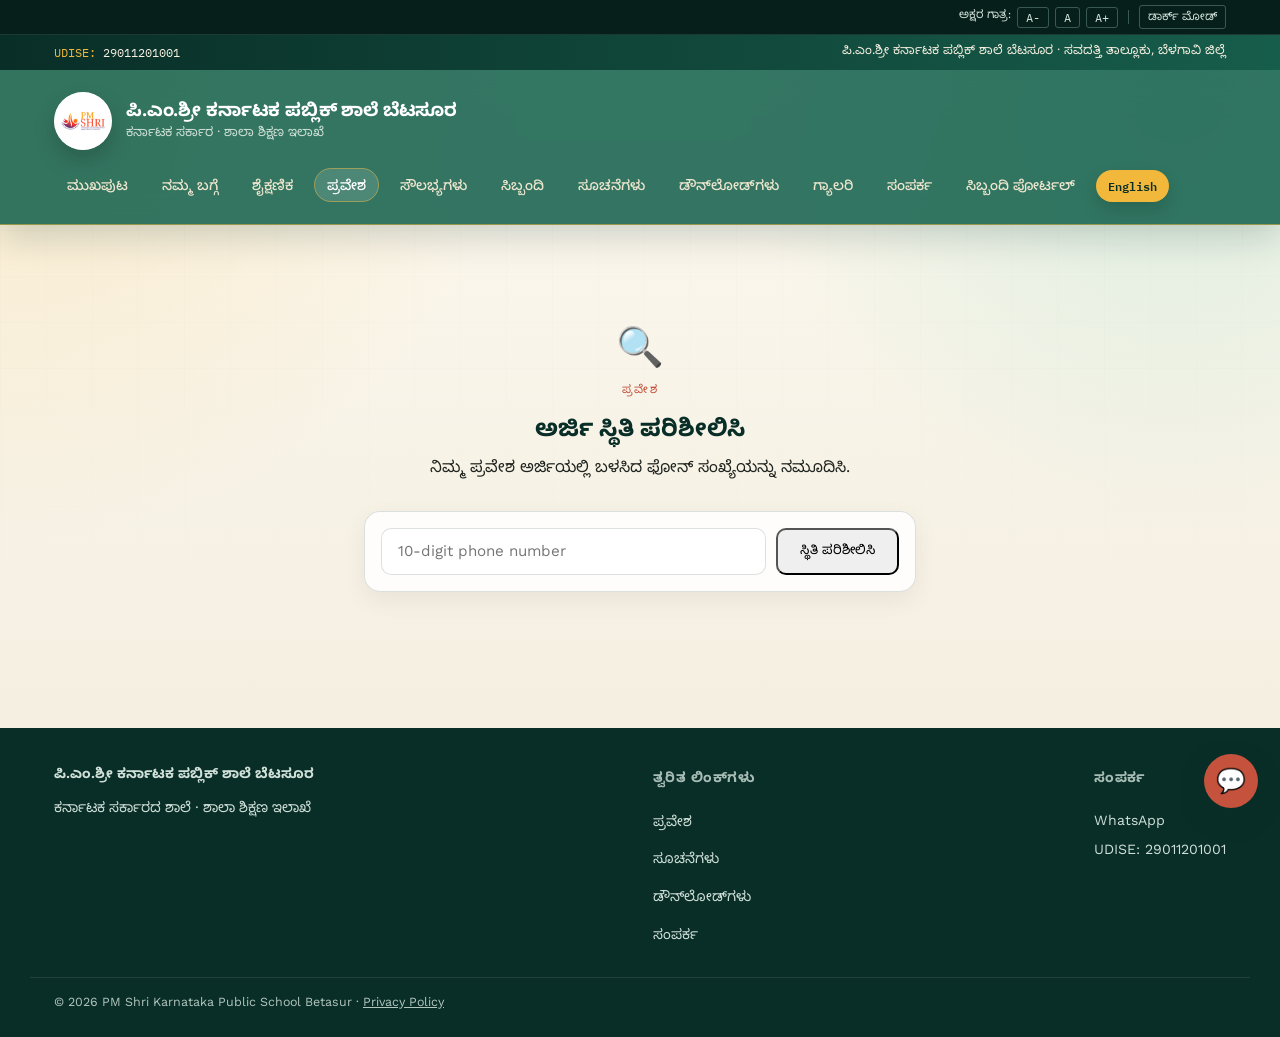
<file: application-status.html>
<!DOCTYPE html>
<html lang="kn" data-lang="kn">
<head>
<script>(function(){try{var d=document.documentElement;var lang=localStorage.getItem('pmshri-lang');if(lang==='en'||lang==='kn')d.setAttribute('data-lang',lang);var fs=localStorage.getItem('pmshri-fontstep');if(fs!==null){var step=Math.max(-2,Math.min(3,parseInt(fs,10)||0));d.style.fontSize=(16+step*1.5)+'px';}if(localStorage.getItem('pmshri-theme')==='dark')d.classList.add('dark');}catch(e){}})();</script>
<meta charset="UTF-8">
<meta name="viewport" content="width=device-width, initial-scale=1.0">
<link rel="icon" href="icons/favicon-32.png" type="image/png">
<meta name="description" content="Check your admission application status at PM Shri Karnataka Public School Betasur.">
<title>Application Status | PM Shri Karnataka Public School Betasur</title>
<link rel="preconnect" href="https://fonts.googleapis.com">
<link href="https://fonts.googleapis.com/css2?family=Fraunces:opsz,wght@9..144,500;9..144,600;9..144,700&family=Work+Sans:wght@400;500;600&family=Noto+Sans+Kannada:wght@400;500;600&family=IBM+Plex+Mono:wght@400;500&display=swap" rel="stylesheet">
<link rel="stylesheet" href="styles.css">
<link rel="manifest" href="manifest.json">
<meta name="theme-color" content="#1C4B3E">
<link rel="apple-touch-icon" href="icons/apple-touch-icon.png">
</head>
<body>
<a class="skip-link" href="#main-content"><span class="t-en">Skip to main content</span><span class="t-kn">ಮುಖ್ಯ ವಿಷಯಕ್ಕೆ ಹೋಗಿ</span></a>
<div class="a11y-bar">
  <div class="wrap">
    <span class="t-en">Text size:</span><span class="t-kn">ಅಕ್ಷರ ಗಾತ್ರ:</span>
    <button onclick="changeFontSize(-1)" aria-label="Decrease text size">A-</button>
    <button onclick="resetFontSize()" aria-label="Reset text size">A</button>
    <button onclick="changeFontSize(1)" aria-label="Increase text size">A+</button>
    <span class="divider-y"></span>
    <button id="darkModeToggle" onclick="toggleDarkMode()" aria-pressed="false"><span class="t-en">Dark mode</span><span class="t-kn">ಡಾರ್ಕ್ ಮೋಡ್</span></button>
  </div>
</div>
<div class="topbar">
  <div class="wrap">
    <span><span class="tag">UDISE:</span> 29011201001</span>
    <span class="t-en">PM Shri Karnataka Public School Betasur &middot; Savadatti Taluk, Belagavi District</span>
    <span class="t-kn">ಪಿ.ಎಂ.ಶ್ರೀ ಕರ್ನಾಟಕ ಪಬ್ಲಿಕ್ ಶಾಲೆ ಬೆಟಸೂರ &middot; ಸವದತ್ತಿ ತಾಲ್ಲೂಕು, ಬೆಳಗಾವಿ ಜಿಲ್ಲೆ</span>
  </div>
</div>
<header class="main">
  <div class="wrap">
    <a class="brand" href="index.html">
      <img class="crest" src="images/pm-shri-logo.png" alt="PM Shri School Logo">
      <div>
        <h1><span class="t-en">PM Shri Karnataka Public School Betasur</span><span class="t-kn">ಪಿ.ಎಂ.ಶ್ರೀ ಕರ್ನಾಟಕ ಪಬ್ಲಿಕ್ ಶಾಲೆ ಬೆಟಸೂರ</span></h1>
        <p class="t-en">Government of Karnataka &middot; Dept. of School Education</p>
        <p class="t-kn">ಕರ್ನಾಟಕ ಸರ್ಕಾರ &middot; ಶಾಲಾ ಶಿಕ್ಷಣ ಇಲಾಖೆ</p>
      </div>
    </a>
    <nav>
      <button class="nav-toggle" onclick="toggleNav()" aria-label="Toggle menu" aria-expanded="false" aria-controls="mainNav"><span></span><span></span><span></span></button>
      <ul id="mainNav">
        <li><a href="index.html"><span class="t-en">Home</span><span class="t-kn">ಮುಖಪುಟ</span></a></li>
        <li><a href="about.html"><span class="t-en">About</span><span class="t-kn">ನಮ್ಮ ಬಗ್ಗೆ</span></a></li>
        <li><a href="academics.html"><span class="t-en">Academics</span><span class="t-kn">ಶೈಕ್ಷಣಿಕ</span></a></li>
        <li><a class="active" href="admissions.html"><span class="t-en">Admissions</span><span class="t-kn">ಪ್ರವೇಶ</span></a></li>
        <li><a href="facilities.html"><span class="t-en">Facilities</span><span class="t-kn">ಸೌಲಭ್ಯಗಳು</span></a></li>
        <li><a href="staff.html"><span class="t-en">Staff</span><span class="t-kn">ಸಿಬ್ಬಂದಿ</span></a></li>
        <li><a href="notices.html"><span class="t-en">Notices</span><span class="t-kn">ಸೂಚನೆಗಳು</span></a></li>
        <li><a href="downloads.html"><span class="t-en">Downloads</span><span class="t-kn">ಡೌನ್‌ಲೋಡ್‌ಗಳು</span></a></li>
        <li><a href="gallery.html"><span class="t-en">Gallery</span><span class="t-kn">ಗ್ಯಾಲರಿ</span></a></li>
        <li><a href="contact.html"><span class="t-en">Contact</span><span class="t-kn">ಸಂಪರ್ಕ</span></a></li>
        <li><a href="staff-portal.html"><span class="t-en">Staff Portal</span><span class="t-kn">ಸಿಬ್ಬಂದಿ ಪೋರ್ಟಲ್</span></a></li>
        <li><button id="langToggle" onclick="toggleLang()">English</button></li>
      </ul>
    </nav>
  </div>
</header>
<section id="main-content"><div class="wrap" style="max-width:600px; padding-top:40px; padding-bottom:60px;">
  <div class="status-hero">
    <div class="status-hero-icon">🔍</div>
    <span class="eyebrow t-en">Admissions</span><span class="eyebrow t-kn">ಪ್ರವೇಶ</span>
    <h2><span class="t-en">Check application status</span><span class="t-kn">ಅರ್ಜಿ ಸ್ಥಿತಿ ಪರಿಶೀಲಿಸಿ</span></h2>
    <p class="t-en">Enter the phone number used on your admission application.</p>
    <p class="t-kn">ನಿಮ್ಮ ಪ್ರವೇಶ ಅರ್ಜಿಯಲ್ಲಿ ಬಳಸಿದ ಫೋನ್ ಸಂಖ್ಯೆಯನ್ನು ನಮೂದಿಸಿ.</p>
  </div>
  <form id="status-check-form" onsubmit="return checkApplicationStatus(event)" class="status-form">
    <input type="tel" id="sc-phone" pattern="[0-9]{10}" placeholder="10-digit phone number" required>
    <button type="submit" class="btn-primary" id="sc-submit-btn">
      <span class="t-en">Check status</span><span class="t-kn">ಸ್ಥಿತಿ ಪರಿಶೀಲಿಸಿ</span>
    </button>
  </form>
  <div id="sc-result" class="status-results"></div>
</div></section>
<footer>
  <div class="wrap footer-grid">
    <div class="footer-col">
      <strong><span class="t-en">PM Shri Karnataka Public School Betasur</span><span class="t-kn">ಪಿ.ಎಂ.ಶ್ರೀ ಕರ್ನಾಟಕ ಪಬ್ಲಿಕ್ ಶಾಲೆ ಬೆಟಸೂರ</span></strong>
      <p><span class="t-en">A Government of Karnataka school &middot; Dept. of School Education</span><span class="t-kn">ಕರ್ನಾಟಕ ಸರ್ಕಾರದ ಶಾಲೆ &middot; ಶಾಲಾ ಶಿಕ್ಷಣ ಇಲಾಖೆ</span></p>
    </div>
    <div class="footer-col">
      <h4><span class="t-en">Quick links</span><span class="t-kn">ತ್ವರಿತ ಲಿಂಕ್‌ಗಳು</span></h4>
      <a href="admissions.html"><span class="t-en">Admissions</span><span class="t-kn">ಪ್ರವೇಶ</span></a>
      <a href="notices.html"><span class="t-en">Notices</span><span class="t-kn">ಸೂಚನೆಗಳು</span></a>
      <a href="downloads.html"><span class="t-en">Downloads</span><span class="t-kn">ಡೌನ್‌ಲೋಡ್‌ಗಳು</span></a>
      <a href="contact.html"><span class="t-en">Contact</span><span class="t-kn">ಸಂಪರ್ಕ</span></a>
    </div>
    <div class="footer-col">
      <h4><span class="t-en">Contact</span><span class="t-kn">ಸಂಪರ್ಕ</span></h4>
      <a href="https://wa.me/919480597247" target="_blank" rel="noopener">WhatsApp</a>
      <span>UDISE: 29011201001</span>
    </div>
  </div>
   <div class="wrap footer-bottom">
    <span>&copy; 2026 PM Shri Karnataka Public School Betasur &middot; <a href="privacy.html" style="color:inherit;">Privacy Policy</a></span>
  </div>
</footer>
<script src="script.js"></script>
<script>
  const STATUS_ENDPOINT = FORM_ENDPOINT;
  const STATUS_META = {
    'Pending':        { color: '#C08A1E', bg: '#FBF1DA', icon: '⏳' },
    'Contacted':      { color: '#2A6FA8', bg: '#E3EEF7', icon: '📞' },
    'Enrolled':       { color: '#1C6B4A', bg: '#DFF1E7', icon: '✅' },
    'Not proceeding': { color: '#A13A3A', bg: '#F7E4E4', icon: '✕' }
  };
  function checkApplicationStatus(e) {
    e.preventDefault();
    const phone = document.getElementById('sc-phone').value.trim();
    const resultBox = document.getElementById('sc-result');
    const btn = document.getElementById('sc-submit-btn');
    btn.disabled = true;
    btn.innerHTML = '<span class="btn-spinner"></span>Checking…';
    resultBox.innerHTML = '';
    fetch(STATUS_ENDPOINT, {
      method: 'POST',
      body: new URLSearchParams({ formType: 'checkStatus', contactNumber: phone })
    })
      .then((r) => r.json())
      .then((data) => {
        btn.disabled = false;
        btn.innerHTML = '<span class="t-en">Check status</span><span class="t-kn">ಸ್ಥಿತಿ ಪರಿಶೀಲಿಸಿ</span>';
        if (data.result !== 'success' || !data.applications || !data.applications.length) {
          resultBox.innerHTML = '<div class="status-empty"><span class="status-empty-icon">📭</span><p>No application found for that phone number.<br>Please check the number or contact the school office.</p></div>';
          return;
        }
        resultBox.innerHTML = data.applications.map((a) => {
          const meta = STATUS_META[a.status] || { color: '#555', bg: '#eee', icon: '•' };
          return '<div class="status-card">' +
            '<div class="status-card-icon" style="background:' + meta.bg + '; color:' + meta.color + ';">' + meta.icon + '</div>' +
            '<div class="status-card-info">' +
              '<h4>' + a.studentName + '</h4>' +
              '<p>Class ' + a.gradeApplying + '</p>' +
            '</div>' +
            '<span class="status-pill" style="background:' + meta.bg + '; color:' + meta.color + ';">' + a.status + '</span>' +
          '</div>';
        }).join('');
      })
      .catch(() => {
        btn.disabled = false;
        btn.innerHTML = '<span class="t-en">Check status</span><span class="t-kn">ಸ್ಥಿತಿ ಪರಿಶೀಲಿಸಿ</span>';
        resultBox.innerHTML = '<div class="status-empty"><span class="status-empty-icon">⚠️</span><p>Something went wrong. Please try again later.</p></div>';
      });
    return false;
  }
</script>
</body>
</html>
</file>
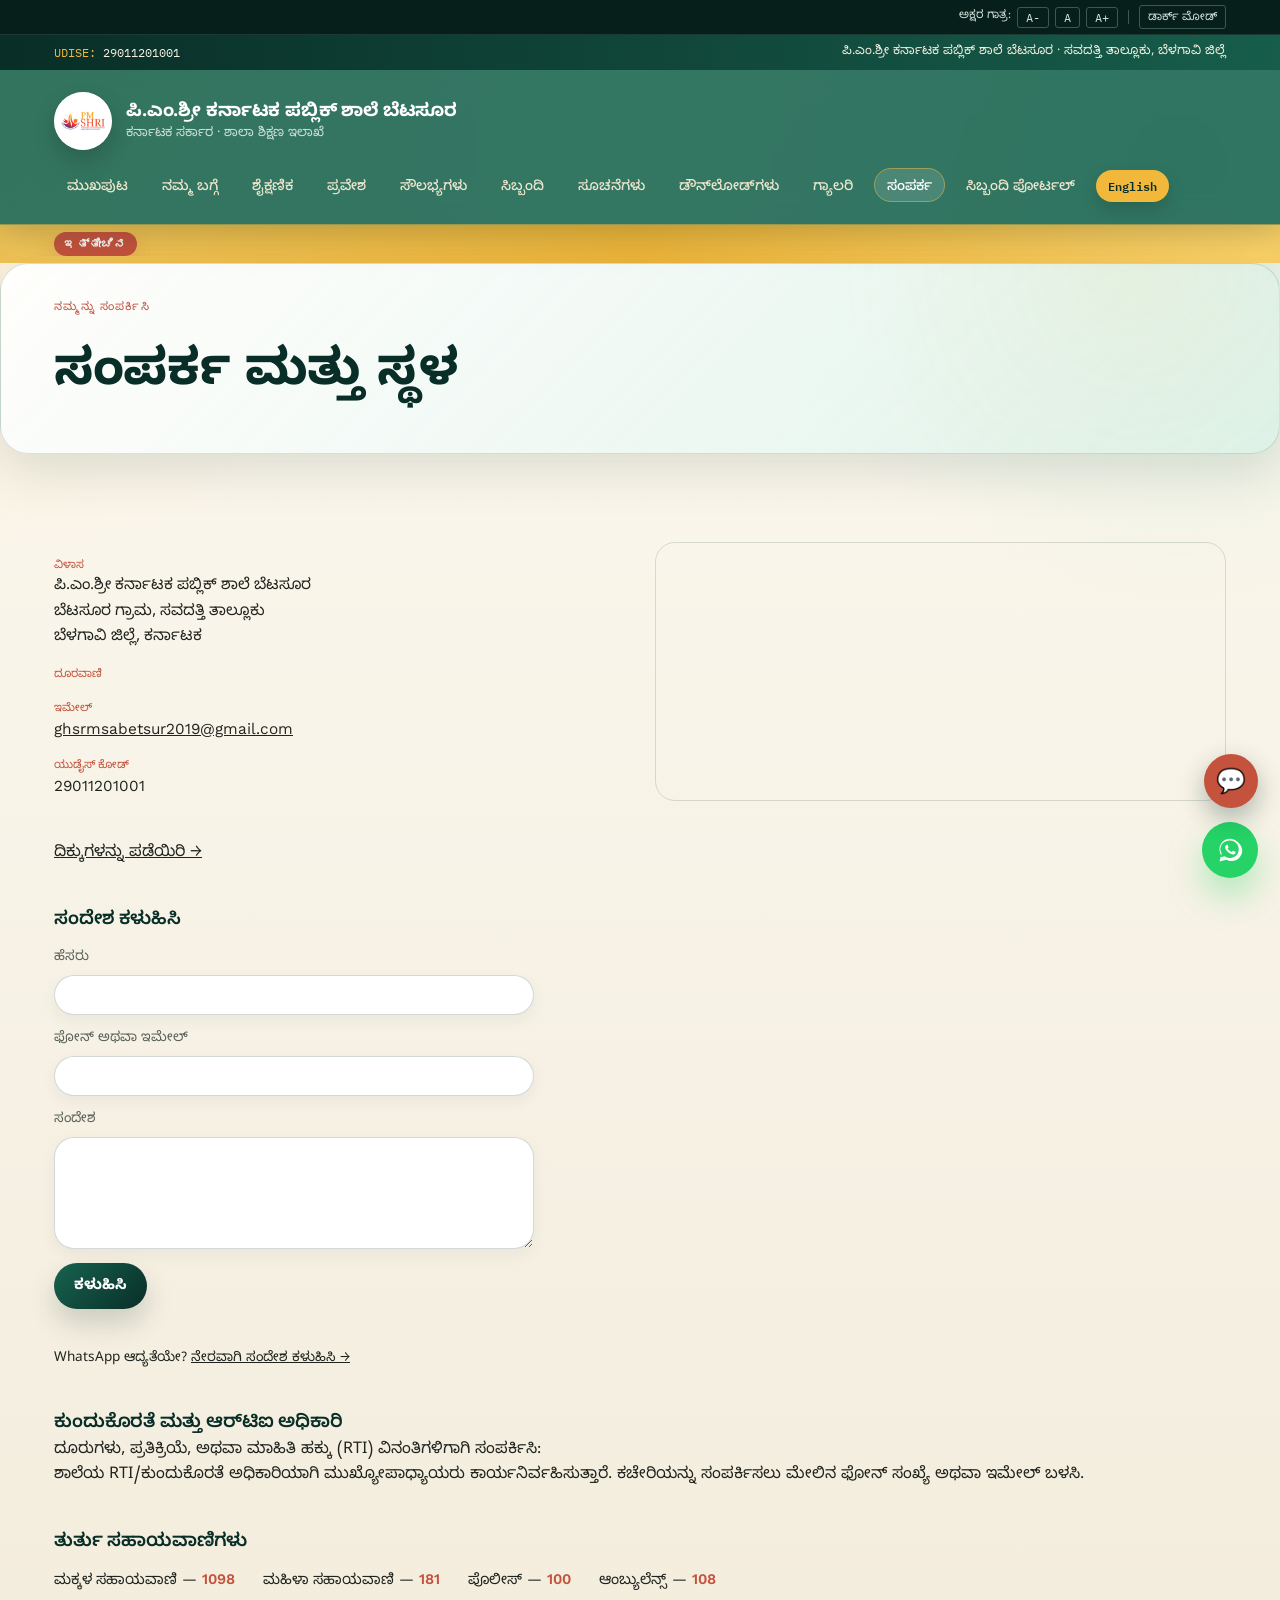
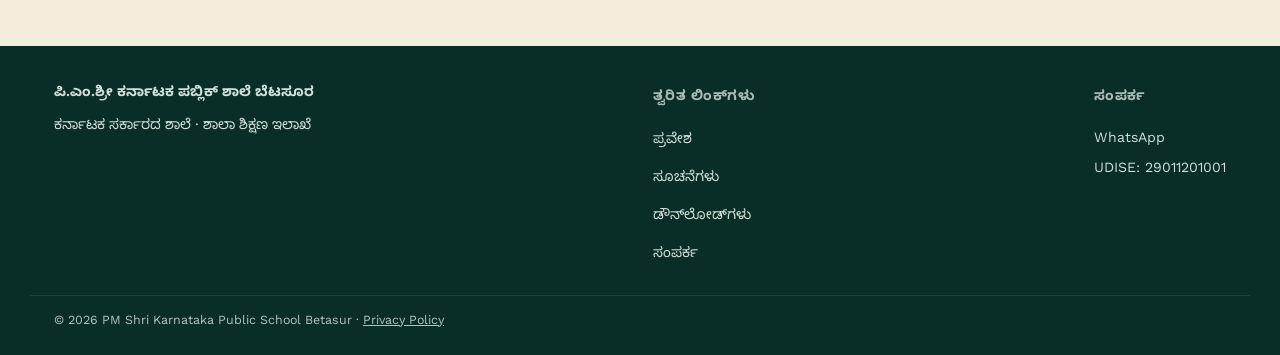
<file: contact.html>
<!DOCTYPE html>
<html lang="kn" data-lang="kn">
<head>
<script>(function(){try{var d=document.documentElement;var lang=localStorage.getItem('pmshri-lang');if(lang==='en'||lang==='kn')d.setAttribute('data-lang',lang);var fs=localStorage.getItem('pmshri-fontstep');if(fs!==null){var step=Math.max(-2,Math.min(3,parseInt(fs,10)||0));d.style.fontSize=(16+step*1.5)+'px';}if(localStorage.getItem('pmshri-theme')==='dark')d.classList.add('dark');}catch(e){}})();</script>
<meta charset="UTF-8">
<meta name="viewport" content="width=device-width, initial-scale=1.0">
<link rel="icon" href="icons/favicon-32.png" type="image/png">
<meta name="description" content="Address, phone number, and location map for PM Shri Karnataka Public School Betasur, Betasur village, Karnataka.">
<meta property="og:type" content="website">
<meta property="og:title" content="Contact | PM Shri Karnataka Public School Betasur">
<meta property="og:description" content="Address, phone number, and location map for PM Shri Karnataka Public School Betasur, Betasur village, Karnataka.">
<meta property="og:image" content="https://REPLACE-WITH-YOUR-DOMAIN/images/school-building.jpg">
<meta property="og:url" content="https://REPLACE-WITH-YOUR-DOMAIN/contact.html">
<meta name="twitter:card" content="summary_large_image">
<title>Contact | PM Shri Karnataka Public School Betasur</title>
<link rel="preconnect" href="https://fonts.googleapis.com">
<link href="https://fonts.googleapis.com/css2?family=Fraunces:opsz,wght@9..144,500;9..144,600;9..144,700&family=Work+Sans:wght@400;500;600&family=Noto+Sans+Kannada:wght@400;500;600&family=IBM+Plex+Mono:wght@400;500&display=swap" rel="stylesheet">
<link rel="stylesheet" href="styles.css">
<link rel="manifest" href="manifest.json">
<meta name="theme-color" content="#1C4B3E">
<link rel="apple-touch-icon" href="icons/apple-touch-icon.png">
<meta name="mobile-web-app-capable" content="yes">
<meta name="apple-mobile-web-app-capable" content="yes">
<meta name="apple-mobile-web-app-title" content="PMShri Betasur">
<script type="application/ld+json">
{
  "@context": "https://schema.org",
  "@type": "School",
  "name": "PM Shri Karnataka Public School Betasur",
  "alternateName": "PM Shri Karnataka Public School, Betasur",
  "description": "A government school in Betasur village, Savadatti Taluk, Belagavi District, Karnataka, offering LKG to Class 10, developed under the PM Shri scheme.",
  "url": "https://REPLACE-WITH-YOUR-DOMAIN/index.html",
  "logo": "https://REPLACE-WITH-YOUR-DOMAIN/favicon.svg",
  "image": "https://REPLACE-WITH-YOUR-DOMAIN/images/school-building.jpg",
  "telephone": "+91-9480597247",
  "email": "ghrmsabetsur2019@gmail.com",
  "address": {
    "@type": "PostalAddress",
    "streetAddress": "Betasur Village",
    "addressLocality": "Savadatti Taluk",
    "addressRegion": "Belagavi District, Karnataka",
    "addressCountry": "IN"
  },
  "geo": {
    "@type": "GeoCoordinates",
    "latitude": 15.730189,
    "longitude": 75.138017
  }
}
</script>
<!-- Privacy-friendly analytics (inactive placeholder).
     Once you have a domain + a Plausible/GoatCounter account, replace
     REPLACE-WITH-YOUR-DOMAIN below and uncomment this script tag.
<script defer data-domain="REPLACE-WITH-YOUR-DOMAIN" src="https://plausible.io/js/script.js"></script>
-->
</head>
<body>
<a class="skip-link" href="#main-content"><span class="t-en">Skip to main content</span><span class="t-kn">ಮುಖ್ಯ ವಿಷಯಕ್ಕೆ ಹೋಗಿ</span></a>

<div class="a11y-bar">
  <div class="wrap">
    <span class="t-en">Text size:</span><span class="t-kn">ಅಕ್ಷರ ಗಾತ್ರ:</span>
    <button onclick="changeFontSize(-1)" aria-label="Decrease text size">A-</button>
    <button onclick="resetFontSize()" aria-label="Reset text size">A</button>
    <button onclick="changeFontSize(1)" aria-label="Increase text size">A+</button>
    <span class="divider-y"></span>
    <button id="darkModeToggle" onclick="toggleDarkMode()" aria-pressed="false"><span class="t-en">Dark mode</span><span class="t-kn">ಡಾರ್ಕ್ ಮೋಡ್</span></button>
  </div>
</div>
<div class="topbar">
  <div class="wrap">
    <span><span class="tag">UDISE:</span> 29011201001</span>
    <span class="t-en">PM Shri Karnataka Public School Betasur &middot; Savadatti Taluk, Belagavi District</span>
    <span class="t-kn">ಪಿ.ಎಂ.ಶ್ರೀ ಕರ್ನಾಟಕ ಪಬ್ಲಿಕ್ ಶಾಲೆ ಬೆಟಸೂರ &middot; ಸವದತ್ತಿ ತಾಲ್ಲೂಕು, ಬೆಳಗಾವಿ ಜಿಲ್ಲೆ</span>
  </div>
</div>
<header class="main">
  <div class="wrap">
    <a class="brand" href="index.html">
      <img class="crest" src="images/pm-shri-logo.png" alt="PM Shri School Logo">
      <div>
        <h1><span class="t-en">PM Shri Karnataka Public School Betasur</span><span class="t-kn">ಪಿ.ಎಂ.ಶ್ರೀ ಕರ್ನಾಟಕ ಪಬ್ಲಿಕ್ ಶಾಲೆ ಬೆಟಸೂರ</span></h1>
        <p class="t-en">Government of Karnataka &middot; Dept. of School Education</p>
        <p class="t-kn">ಕರ್ನಾಟಕ ಸರ್ಕಾರ &middot; ಶಾಲಾ ಶಿಕ್ಷಣ ಇಲಾಖೆ</p>
      </div>
    </a>
    <nav>
      <button class="nav-toggle" onclick="toggleNav()" aria-label="Toggle menu" aria-expanded="false" aria-controls="mainNav"><span></span><span></span><span></span></button>
      <ul id="mainNav">
        <li><a class="" href="index.html"><span class="t-en">Home</span><span class="t-kn">ಮುಖಪುಟ</span></a></li>
<li><a class="" href="about.html"><span class="t-en">About</span><span class="t-kn">ನಮ್ಮ ಬಗ್ಗೆ</span></a></li>
<li><a class="" href="academics.html"><span class="t-en">Academics</span><span class="t-kn">ಶೈಕ್ಷಣಿಕ</span></a></li>
<li><a class="" href="admissions.html"><span class="t-en">Admissions</span><span class="t-kn">ಪ್ರವೇಶ</span></a></li>
<li><a class="" href="facilities.html"><span class="t-en">Facilities</span><span class="t-kn">ಸೌಲಭ್ಯಗಳು</span></a></li>
<li><a class="" href="staff.html"><span class="t-en">Staff</span><span class="t-kn">ಸಿಬ್ಬಂದಿ</span></a></li>
<li><a class="" href="notices.html"><span class="t-en">Notices</span><span class="t-kn">ಸೂಚನೆಗಳು</span></a></li>
<li><a class="" href="downloads.html"><span class="t-en">Downloads</span><span class="t-kn">ಡೌನ್‌ಲೋಡ್‌ಗಳು</span></a></li>
<li><a class="" href="gallery.html"><span class="t-en">Gallery</span><span class="t-kn">ಗ್ಯಾಲರಿ</span></a></li>
<li><a class="active" href="contact.html"><span class="t-en">Contact</span><span class="t-kn">ಸಂಪರ್ಕ</span></a></li>
<li><a class="" href="staff-portal.html"><span class="t-en">Staff Portal</span><span class="t-kn">ಸಿಬ್ಬಂದಿ ಪೋರ್ಟಲ್</span></a></li>

        <li><button id="langToggle" onclick="toggleLang()">English</button></li>
      </ul>
    </nav>
  </div>
</header>
<div class="ticker">
  <div class="wrap">
    <span class="ticker-label t-en">Latest</span><span class="ticker-label t-kn">ಇತ್ತೀಚಿನ</span>
    <span class="ticker-track t-en">Academic year 2026-27 is underway &nbsp;&nbsp;&#9670;&nbsp;&nbsp; Visit the school office for admission enquiries &nbsp;&nbsp;&#9670;&nbsp;&nbsp; Check the Notices page for the latest updates</span>
    <span class="ticker-track t-kn">2026-27ನೇ ಶೈಕ್ಷಣಿಕ ವರ್ಷ ಪ್ರಗತಿಯಲ್ಲಿದೆ &nbsp;&nbsp;&#9670;&nbsp;&nbsp; ಪ್ರವೇಶ ವಿಚಾರಣೆಗಾಗಿ ಶಾಲಾ ಕಚೇರಿಯನ್ನು ಸಂಪರ್ಕಿಸಿ &nbsp;&nbsp;&#9670;&nbsp;&nbsp; ಇತ್ತೀಚಿನ ಮಾಹಿತಿಗಾಗಿ ಸೂಚನೆಗಳ ಪುಟ ನೋಡಿ</span>
  </div>
</div>

<div class="page-banner">
  <div class="wrap">
    <span class="eyebrow t-en">Reach us</span><span class="eyebrow t-kn">ನಮ್ಮನ್ನು ಸಂಪರ್ಕಿಸಿ</span>
    <h2><span class="t-en">Contact &amp; location</span><span class="t-kn">ಸಂಪರ್ಕ ಮತ್ತು ಸ್ಥಳ</span></h2>
  </div>
</div>
<section id="main-content">
  <div class="wrap">
    <div class="contact-grid">
      <dl>
        <dt><span class="t-en">Address</span><span class="t-kn">ವಿಳಾಸ</span></dt>
        <dd class="t-en">PM Shri Karnataka Public School Betasur</dd>
        <dd class="t-kn">ಪಿ.ಎಂ.ಶ್ರೀ ಕರ್ನಾಟಕ ಪಬ್ಲಿಕ್ ಶಾಲೆ ಬೆಟಸೂರ</dd>
        <dd class="t-en">Betasur Village, Savadatti Taluk</dd>
        <dd class="t-kn">ಬೆಟಸೂರ ಗ್ರಾಮ, ಸವದತ್ತಿ ತಾಲ್ಲೂಕು</dd>
        <dd class="t-en">Belagavi District, Karnataka</dd>
        <dd class="t-kn">ಬೆಳಗಾವಿ ಜಿಲ್ಲೆ, ಕರ್ನಾಟಕ</dd>
        <dt><span class="t-en">Phone</span><span class="t-kn">ದೂರವಾಣಿ</span></dt>
        <dd class="t-en">+91 94805 97247</dd>
        <dt><span class="t-en">Email</span><span class="t-kn">ಇಮೇಲ್</span></dt>
        <dd><a href="mailto:ghrmsabetsur2019@gmail.com">ghsrmsabetsur2019@gmail.com</a></dd>
        <dt><span class="t-en">UDISE Code</span><span class="t-kn">ಯುಡೈಸ್ ಕೋಡ್</span></dt>
        <dd>29011201001</dd>
      </dl>
      <div class="map-embed">
        <iframe src="https://www.google.com/maps/embed?pb=!1m18!1m12!1m3!1d960.0990965029301!2d75.13712846960534!3d15.73015639905634!2m3!1f0!2f0!3f0!3m2!1i1024!2i768!4f13.1!3m3!1m2!1s0x3bb8b7d6de2698cb%3A0xd710344f3d2df69c!2sPM%20SHRI%20KARNATAKA%20PUBLIC%20SCHOOL%20BETASUR%20%2C%20TQ%20SAVADATTI!5e0!3m2!1sen!2sin!4v1788498533574!5m2!1sen!2sin" width="600" height="450" style="border:0;" allowfullscreen="" loading="lazy" referrerpolicy="strict-origin-when-cross-origin"></iframe>
      </div>
      <p style="margin-top:8px;"><a class="ext" href="https://www.google.com/maps/place/Betasur,+Karnataka" target="_blank" rel="noopener"><span class="t-en">Get directions &rarr;</span><span class="t-kn">ದಿಕ್ಕುಗಳನ್ನು ಪಡೆಯಿರಿ &rarr;</span></a></p>
    </div>
  </div>
  <div class="wrap" style="margin-top:36px;">
    <h3><span class="t-en">Send a message</span><span class="t-kn">ಸಂದೇಶ ಕಳುಹಿಸಿ</span></h3>
    <form class="contact-form" id="contact-message-form" onsubmit="return submitContactMessage(event)">
      <label><span class="t-en">Name</span><span class="t-kn">ಹೆಸರು</span>
        <input type="text" id="cf-name" required>
      </label>
      <label><span class="t-en">Phone or email</span><span class="t-kn">ಫೋನ್ ಅಥವಾ ಇಮೇಲ್</span>
        <input type="text" id="cf-contact" required>
      </label>
      <label><span class="t-en">Message</span><span class="t-kn">ಸಂದೇಶ</span>
        <textarea id="cf-message" rows="5" required></textarea>
      </label>
      <input type="text" id="cf-hp" name="cf-hp" class="hp-field" tabindex="-1" autocomplete="off">
      <button type="submit" id="contact-submit-btn" class="download-btn"><span class="t-en">Send</span><span class="t-kn">ಕಳುಹಿಸಿ</span></button>
      <p id="contact-status" class="apply-status" role="status"></p>
    </form>
    <p style="margin-top:6px; font-size:0.85rem;">
      <span class="t-en">Prefer WhatsApp? </span><span class="t-kn">WhatsApp ಆದ್ಯತೆಯೇ? </span>
      <a href="https://wa.me/919480597247?text=Hello%2C%20I%20have%20a%20question." target="_blank" rel="noopener"><span class="t-en">Message us directly &rarr;</span><span class="t-kn">ನೇರವಾಗಿ ಸಂದೇಶ ಕಳುಹಿಸಿ &rarr;</span></a>
    </p>
  </div>
  <div class="wrap" style="margin-top:36px;">
    <h3><span class="t-en">Grievance &amp; RTI officer</span><span class="t-kn">ಕುಂದುಕೊರತೆ ಮತ್ತು ಆರ್‌ಟಿಐ ಅಧಿಕಾರಿ</span></h3>
    <p class="t-en">For complaints, feedback, or Right to Information (RTI) requests, contact:</p>
    <p class="t-kn">ದೂರುಗಳು, ಪ್ರತಿಕ್ರಿಯೆ, ಅಥವಾ ಮಾಹಿತಿ ಹಕ್ಕು (RTI) ವಿನಂತಿಗಳಿಗಾಗಿ ಸಂಪರ್ಕಿಸಿ:</p>
    <p class="t-en">The Headmaster is the school's designated RTI/grievance officer. Use the phone number or email above to reach the office.</p>
    <p class="t-kn">ಶಾಲೆಯ RTI/ಕುಂದುಕೊರತೆ ಅಧಿಕಾರಿಯಾಗಿ ಮುಖ್ಯೋಪಾಧ್ಯಾಯರು ಕಾರ್ಯನಿರ್ವಹಿಸುತ್ತಾರೆ. ಕಚೇರಿಯನ್ನು ಸಂಪರ್ಕಿಸಲು ಮೇಲಿನ ಫೋನ್ ಸಂಖ್ಯೆ ಅಥವಾ ಇಮೇಲ್ ಬಳಸಿ.</p>  </div>
  <div class="wrap" style="margin-top:36px;">
    <h3><span class="t-en">Emergency helplines</span><span class="t-kn">ತುರ್ತು ಸಹಾಯವಾಣಿಗಳು</span></h3>
    <ul class="helpline-list">
      <li><span class="t-en">Child Helpline</span><span class="t-kn">ಮಕ್ಕಳ ಸಹಾಯವಾಣಿ</span> &mdash; <a href="tel:1098">1098</a></li>
      <li><span class="t-en">Women's Helpline</span><span class="t-kn">ಮಹಿಳಾ ಸಹಾಯವಾಣಿ</span> &mdash; <a href="tel:181">181</a></li>
      <li><span class="t-en">Police</span><span class="t-kn">ಪೊಲೀಸ್</span> &mdash; <a href="tel:100">100</a></li>
      <li><span class="t-en">Ambulance</span><span class="t-kn">ಆಂಬ್ಯುಲೆನ್ಸ್</span> &mdash; <a href="tel:108">108</a></li>
    </ul>
  </div>
</section>

<footer>
  <div class="wrap footer-grid">
    <div class="footer-col">
      <strong><span class="t-en">PM Shri Karnataka Public School Betasur</span><span class="t-kn">ಪಿ.ಎಂ.ಶ್ರೀ ಕರ್ನಾಟಕ ಪಬ್ಲಿಕ್ ಶಾಲೆ ಬೆಟಸೂರ</span></strong>
      <p><span class="t-en">A Government of Karnataka school &middot; Dept. of School Education</span><span class="t-kn">ಕರ್ನಾಟಕ ಸರ್ಕಾರದ ಶಾಲೆ &middot; ಶಾಲಾ ಶಿಕ್ಷಣ ಇಲಾಖೆ</span></p>
    </div>
    <div class="footer-col">
      <h4><span class="t-en">Quick links</span><span class="t-kn">ತ್ವರಿತ ಲಿಂಕ್‌ಗಳು</span></h4>
      <a href="admissions.html"><span class="t-en">Admissions</span><span class="t-kn">ಪ್ರವೇಶ</span></a>
      <a href="notices.html"><span class="t-en">Notices</span><span class="t-kn">ಸೂಚನೆಗಳು</span></a>
      <a href="downloads.html"><span class="t-en">Downloads</span><span class="t-kn">ಡೌನ್‌ಲೋಡ್‌ಗಳು</span></a>
      <a href="contact.html"><span class="t-en">Contact</span><span class="t-kn">ಸಂಪರ್ಕ</span></a>
    </div>
    <div class="footer-col">
      <h4><span class="t-en">Contact</span><span class="t-kn">ಸಂಪರ್ಕ</span></h4>
      <a href="https://wa.me/919480597247" target="_blank" rel="noopener">WhatsApp</a>
      <span>UDISE: 29011201001</span>
    </div>
  </div>
   <div class="wrap footer-bottom">
    <span>&copy; 2026 PM Shri Karnataka Public School Betasur &middot; <a href="privacy.html" style="color:inherit;">Privacy Policy</a></span>
  </div>
</footer>
<a class="wa-float" href="https://wa.me/919480597247" target="_blank" rel="noopener" aria-label="Chat on WhatsApp">
  <svg viewBox="0 0 32 32" width="28" height="28" fill="#fff"><path d="M16 3C9.4 3 4 8.4 4 15c0 2.4.7 4.6 1.9 6.5L4 29l7.7-1.9c1.8 1 3.9 1.5 6.3 1.5 6.6 0 12-5.4 12-12S22.6 3 16 3zm0 2c5.5 0 10 4.5 10 10s-4.5 10-10 10c-2.1 0-4-.6-5.6-1.7l-.4-.2-4.6 1.1 1.2-4.4-.3-.5C5.5 18.1 5 16.6 5 15c0-5.5 4.5-10 11-10zm-3.8 5.4c-.2 0-.5 0-.7.3-.3.3-1 1-1 2.4s1 2.7 1.2 2.9c.1.2 2 3.2 5 4.3 2.5 1 3 .8 3.5.7.5 0 1.7-.7 1.9-1.4.2-.7.2-1.3.2-1.4-.1-.1-.3-.2-.6-.4-.3-.1-1.7-.9-2-1-.3-.1-.4-.1-.6.1-.2.3-.7 1-.9 1.1-.2.2-.3.2-.6.1-.3-.1-1.3-.5-2.4-1.5-.9-.8-1.5-1.8-1.7-2.1-.2-.3 0-.5.1-.6l.4-.5c.1-.1.2-.3.3-.4.1-.2 0-.4 0-.5 0-.1-.6-1.6-.9-2.2-.2-.5-.5-.5-.7-.5h-.5z"/></svg>
</a>
<script src="script.js"></script>
</body>
</html>
</file>
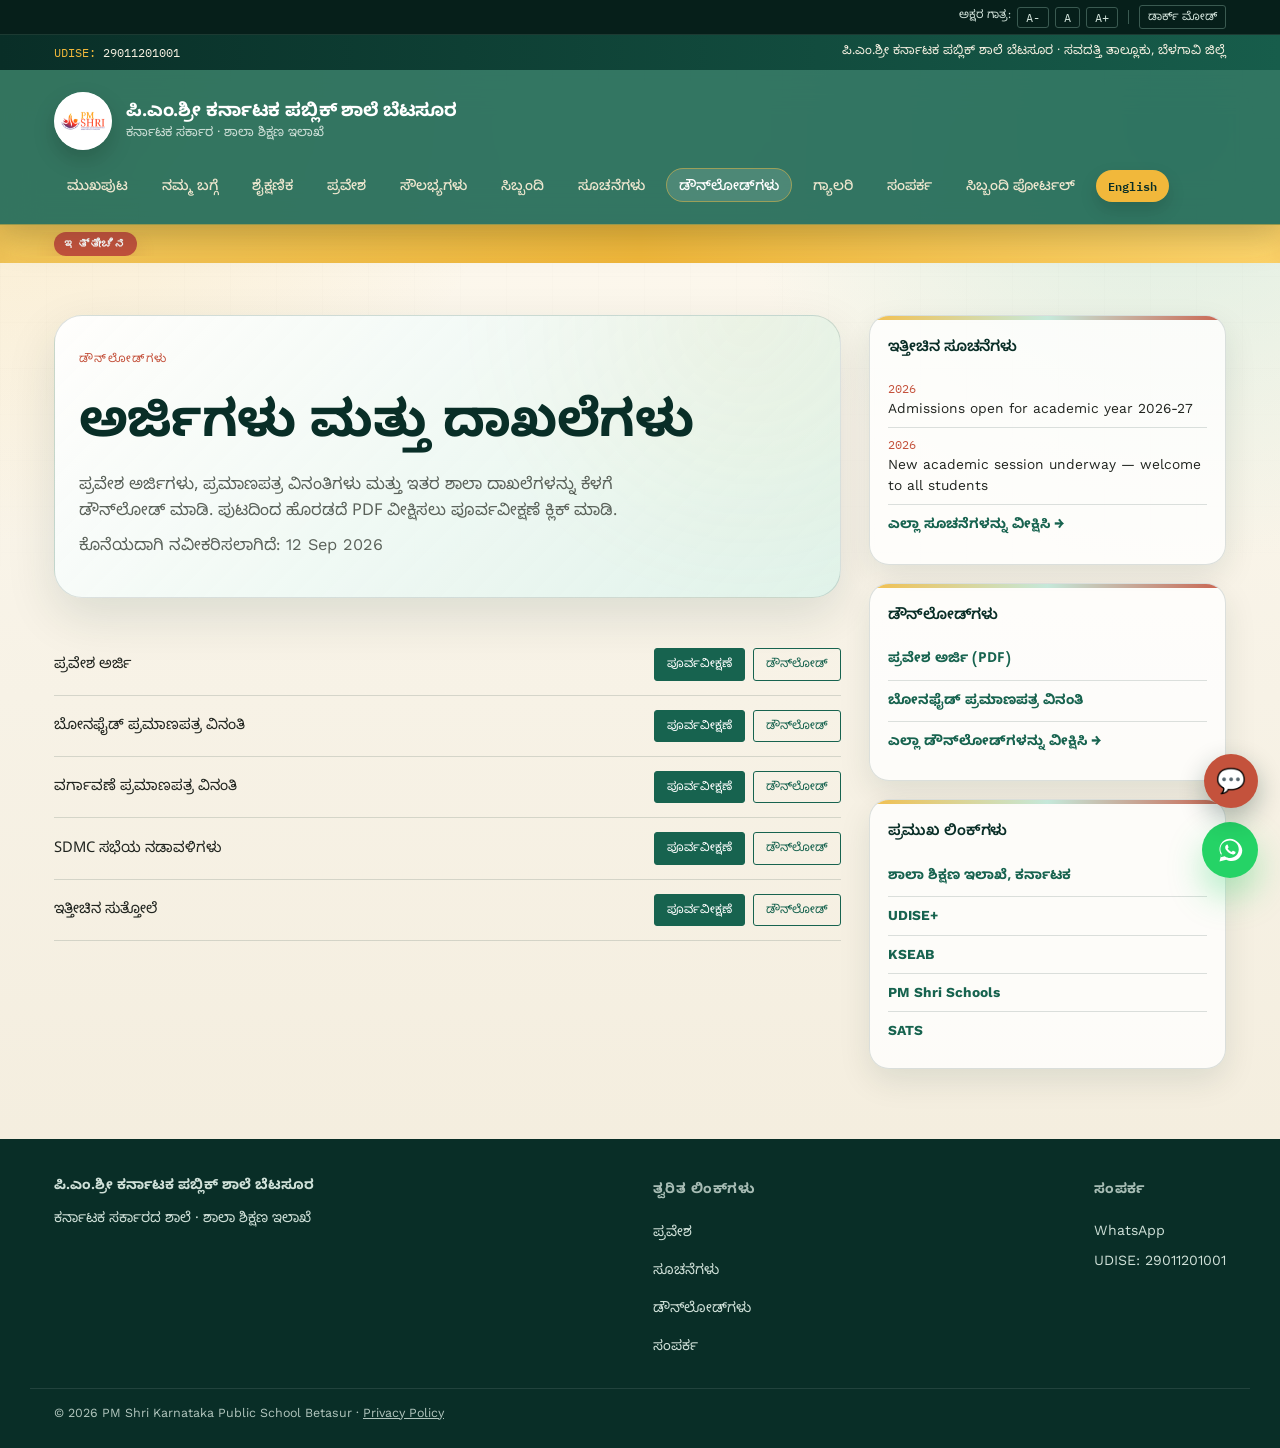
<file: downloads.html>
<!DOCTYPE html>
<html lang="kn" data-lang="kn">
<head>
<script>(function(){try{var d=document.documentElement;var lang=localStorage.getItem('pmshri-lang');if(lang==='en'||lang==='kn')d.setAttribute('data-lang',lang);var fs=localStorage.getItem('pmshri-fontstep');if(fs!==null){var step=Math.max(-2,Math.min(3,parseInt(fs,10)||0));d.style.fontSize=(16+step*1.5)+'px';}if(localStorage.getItem('pmshri-theme')==='dark')d.classList.add('dark');}catch(e){}})();</script>
<meta charset="UTF-8">
<meta name="viewport" content="width=device-width, initial-scale=1.0">
<link rel="icon" href="icons/favicon-32.png" type="image/png">
<meta name="description" content="Download admission forms and official documents from PM Shri Karnataka Public School Betasur.">
<meta property="og:type" content="website">
<meta property="og:title" content="Downloads | PM Shri Karnataka Public School Betasur">
<meta property="og:description" content="Download admission forms and official documents from PM Shri Karnataka Public School Betasur.">
<meta property="og:image" content="https://REPLACE-WITH-YOUR-DOMAIN/images/school-building.jpg">
<meta property="og:url" content="https://REPLACE-WITH-YOUR-DOMAIN/downloads.html">
<meta name="twitter:card" content="summary_large_image">
<title>Downloads | PM Shri Karnataka Public School Betasur</title>
<link rel="preconnect" href="https://fonts.googleapis.com">
<link href="https://fonts.googleapis.com/css2?family=Fraunces:opsz,wght@9..144,500;9..144,600;9..144,700&family=Work+Sans:wght@400;500;600&family=Noto+Sans+Kannada:wght@400;500;600&family=IBM+Plex+Mono:wght@400;500&display=swap" rel="stylesheet">
<link rel="stylesheet" href="styles.css">
<link rel="manifest" href="manifest.json">
<meta name="theme-color" content="#1C4B3E">
<link rel="apple-touch-icon" href="icons/apple-touch-icon.png">
<meta name="mobile-web-app-capable" content="yes">
<meta name="apple-mobile-web-app-capable" content="yes">
<meta name="apple-mobile-web-app-title" content="PMShri Betasur">
<!-- Privacy-friendly analytics (inactive placeholder).
     Once you have a domain + a Plausible/GoatCounter account, replace
     REPLACE-WITH-YOUR-DOMAIN below and uncomment this script tag.
<script defer data-domain="REPLACE-WITH-YOUR-DOMAIN" src="https://plausible.io/js/script.js"></script>
-->
</head>
<body>
<a class="skip-link" href="#main-content"><span class="t-en">Skip to main content</span><span class="t-kn">ಮುಖ್ಯ ವಿಷಯಕ್ಕೆ ಹೋಗಿ</span></a>

<div class="a11y-bar">
  <div class="wrap">
    <span class="t-en">Text size:</span><span class="t-kn">ಅಕ್ಷರ ಗಾತ್ರ:</span>
    <button onclick="changeFontSize(-1)" aria-label="Decrease text size">A-</button>
    <button onclick="resetFontSize()" aria-label="Reset text size">A</button>
    <button onclick="changeFontSize(1)" aria-label="Increase text size">A+</button>
    <span class="divider-y"></span>
    <button id="darkModeToggle" onclick="toggleDarkMode()" aria-pressed="false"><span class="t-en">Dark mode</span><span class="t-kn">ಡಾರ್ಕ್ ಮೋಡ್</span></button>
  </div>
</div>
<div class="topbar">
  <div class="wrap">
    <span><span class="tag">UDISE:</span> 29011201001</span>
    <span class="t-en">PM Shri Karnataka Public School Betasur &middot; Savadatti Taluk, Belagavi District</span>
    <span class="t-kn">ಪಿ.ಎಂ.ಶ್ರೀ ಕರ್ನಾಟಕ ಪಬ್ಲಿಕ್ ಶಾಲೆ ಬೆಟಸೂರ &middot; ಸವದತ್ತಿ ತಾಲ್ಲೂಕು, ಬೆಳಗಾವಿ ಜಿಲ್ಲೆ</span>
  </div>
</div>
<header class="main">
  <div class="wrap">
    <a class="brand" href="index.html">
      <img class="crest" src="images/pm-shri-logo.png" alt="PM Shri School Logo">
      <div>
        <h1><span class="t-en">PM Shri Karnataka Public School Betasur</span><span class="t-kn">ಪಿ.ಎಂ.ಶ್ರೀ ಕರ್ನಾಟಕ ಪಬ್ಲಿಕ್ ಶಾಲೆ ಬೆಟಸೂರ</span></h1>
        <p class="t-en">Government of Karnataka &middot; Dept. of School Education</p>
        <p class="t-kn">ಕರ್ನಾಟಕ ಸರ್ಕಾರ &middot; ಶಾಲಾ ಶಿಕ್ಷಣ ಇಲಾಖೆ</p>
      </div>
    </a>
    <nav>
      <button class="nav-toggle" onclick="toggleNav()" aria-label="Toggle menu" aria-expanded="false" aria-controls="mainNav"><span></span><span></span><span></span></button>
      <ul id="mainNav">
        <li><a class="" href="index.html"><span class="t-en">Home</span><span class="t-kn">ಮುಖಪುಟ</span></a></li>
<li><a class="" href="about.html"><span class="t-en">About</span><span class="t-kn">ನಮ್ಮ ಬಗ್ಗೆ</span></a></li>
<li><a class="" href="academics.html"><span class="t-en">Academics</span><span class="t-kn">ಶೈಕ್ಷಣಿಕ</span></a></li>
<li><a class="" href="admissions.html"><span class="t-en">Admissions</span><span class="t-kn">ಪ್ರವೇಶ</span></a></li>
<li><a class="" href="facilities.html"><span class="t-en">Facilities</span><span class="t-kn">ಸೌಲಭ್ಯಗಳು</span></a></li>
<li><a class="" href="staff.html"><span class="t-en">Staff</span><span class="t-kn">ಸಿಬ್ಬಂದಿ</span></a></li>
<li><a class="" href="notices.html"><span class="t-en">Notices</span><span class="t-kn">ಸೂಚನೆಗಳು</span></a></li>
<li><a class="active" href="downloads.html"><span class="t-en">Downloads</span><span class="t-kn">ಡೌನ್‌ಲೋಡ್‌ಗಳು</span></a></li>
<li><a class="" href="gallery.html"><span class="t-en">Gallery</span><span class="t-kn">ಗ್ಯಾಲರಿ</span></a></li>
<li><a class="" href="contact.html"><span class="t-en">Contact</span><span class="t-kn">ಸಂಪರ್ಕ</span></a></li>
<li><a class="" href="staff-portal.html"><span class="t-en">Staff Portal</span><span class="t-kn">ಸಿಬ್ಬಂದಿ ಪೋರ್ಟಲ್</span></a></li>

        <li><button id="langToggle" onclick="toggleLang()">English</button></li>
      </ul>
    </nav>
  </div>
</header>
<div class="ticker">
  <div class="wrap">
    <span class="ticker-label t-en">Latest</span><span class="ticker-label t-kn">ಇತ್ತೀಚಿನ</span>
    <span class="ticker-track t-en">Academic year 2026-27 is underway &nbsp;&nbsp;&#9670;&nbsp;&nbsp; Visit the school office for admission enquiries &nbsp;&nbsp;&#9670;&nbsp;&nbsp; Check the Notices page for the latest updates</span>
    <span class="ticker-track t-kn">2026-27ನೇ ಶೈಕ್ಷಣಿಕ ವರ್ಷ ಪ್ರಗತಿಯಲ್ಲಿದೆ &nbsp;&nbsp;&#9670;&nbsp;&nbsp; ಪ್ರವೇಶ ವಿಚಾರಣೆಗಾಗಿ ಶಾಲಾ ಕಚೇರಿಯನ್ನು ಸಂಪರ್ಕಿಸಿ &nbsp;&nbsp;&#9670;&nbsp;&nbsp; ಇತ್ತೀಚಿನ ಮಾಹಿತಿಗಾಗಿ ಸೂಚನೆಗಳ ಪುಟ ನೋಡಿ</span>
  </div>
</div>
<section id="main-content"><div class="wrap with-sidebar"><div>
<div class="page-banner">
  <div class="wrap">
    <span class="eyebrow t-en">Downloads</span><span class="eyebrow t-kn">ಡೌನ್‌ಲೋಡ್‌ಗಳು</span>
    <h2><span class="t-en">Forms &amp; documents</span><span class="t-kn">ಅರ್ಜಿಗಳು ಮತ್ತು ದಾಖಲೆಗಳು</span></h2>
       <p class="t-en">Download admission forms, certificate requests, and other school documents below. Click Preview to view a PDF without leaving the page.</p>
    <p class="t-kn">ಪ್ರವೇಶ ಅರ್ಜಿಗಳು, ಪ್ರಮಾಣಪತ್ರ ವಿನಂತಿಗಳು ಮತ್ತು ಇತರ ಶಾಲಾ ದಾಖಲೆಗಳನ್ನು ಕೆಳಗೆ ಡೌನ್‌ಲೋಡ್ ಮಾಡಿ. ಪುಟದಿಂದ ಹೊರಡದೆ PDF ವೀಕ್ಷಿಸಲು ಪೂರ್ವವೀಕ್ಷಣೆ ಕ್ಲಿಕ್ ಮಾಡಿ.</p>
    <p class="last-updated"><span class="t-en">Last updated:</span> <span class="t-kn">ಕೊನೆಯದಾಗಿ ನವೀಕರಿಸಲಾಗಿದೆ:</span> 12 Sep 2026</p>
  </div>
</div>
<ul class="notice-list">
  <li class="dl-row">
      <span><span class="t-en">Admission form</span><span class="t-kn">ಪ್ರವೇಶ ಅರ್ಜಿ</span></span>
      <span class="dl-actions">
        <button class="preview-btn" onclick="openPdfPreview('downloads/admission-form.pdf', 'Admission form')"><span class="t-en">Preview</span><span class="t-kn">ಪೂರ್ವವೀಕ್ಷಣೆ</span></button>
        <a class="download-btn" href="downloads/admission-form.pdf" download><span class="t-en">Download</span><span class="t-kn">ಡೌನ್‌ಲೋಡ್</span></a>
      </span>
    </li>
<li class="dl-row">
      <span><span class="t-en">Bonafide certificate request</span><span class="t-kn">ಬೋನಫೈಡ್ ಪ್ರಮಾಣಪತ್ರ ವಿನಂತಿ</span></span>
      <span class="dl-actions">
        <button class="preview-btn" onclick="openPdfPreview('downloads/bonafide-request.pdf', 'Bonafide certificate request')"><span class="t-en">Preview</span><span class="t-kn">ಪೂರ್ವವೀಕ್ಷಣೆ</span></button>
        <a class="download-btn" href="downloads/bonafide-request.pdf" download><span class="t-en">Download</span><span class="t-kn">ಡೌನ್‌ಲೋಡ್</span></a>
      </span>
    </li>
<li class="dl-row">
      <span><span class="t-en">Transfer certificate request</span><span class="t-kn">ವರ್ಗಾವಣೆ ಪ್ರಮಾಣಪತ್ರ ವಿನಂತಿ</span></span>
      <span class="dl-actions">
        <button class="preview-btn" onclick="openPdfPreview('downloads/tc-request.pdf', 'Transfer certificate request')"><span class="t-en">Preview</span><span class="t-kn">ಪೂರ್ವವೀಕ್ಷಣೆ</span></button>
        <a class="download-btn" href="downloads/tc-request.pdf" download><span class="t-en">Download</span><span class="t-kn">ಡೌನ್‌ಲೋಡ್</span></a>
      </span>
    </li>
<li class="dl-row">
      <span><span class="t-en">SDMC meeting minutes</span><span class="t-kn">SDMC ಸಭೆಯ ನಡಾವಳಿಗಳು</span></span>
      <span class="dl-actions">
        <button class="preview-btn" onclick="openPdfPreview('downloads/sdmc-minutes.pdf', 'SDMC meeting minutes')"><span class="t-en">Preview</span><span class="t-kn">ಪೂರ್ವವೀಕ್ಷಣೆ</span></button>
        <a class="download-btn" href="downloads/sdmc-minutes.pdf" download><span class="t-en">Download</span><span class="t-kn">ಡೌನ್‌ಲೋಡ್</span></a>
      </span>
    </li>
<li class="dl-row">
      <span><span class="t-en">Latest circular</span><span class="t-kn">ಇತ್ತೀಚಿನ ಸುತ್ತೋಲೆ</span></span>
      <span class="dl-actions">
        <button class="preview-btn" onclick="openPdfPreview('downloads/latest-circular.pdf', 'Latest circular')"><span class="t-en">Preview</span><span class="t-kn">ಪೂರ್ವವೀಕ್ಷಣೆ</span></button>
        <a class="download-btn" href="downloads/latest-circular.pdf" download><span class="t-en">Download</span><span class="t-kn">ಡೌನ್‌ಲೋಡ್</span></a>
      </span>
    </li>

</ul>

<div class="pdf-modal" id="pdfModal">
  <div class="pdf-modal-inner">
    <div class="pdf-modal-header">
      <span id="pdfModalTitle">Preview</span>
      <button onclick="closePdfPreview()"><span class="t-en">Close</span><span class="t-kn">ಮುಚ್ಚಿ</span></button>
    </div>
    <div class="pdf-modal-body">
      <iframe id="pdfFrame" style="display:none;"></iframe>
      <div class="pdf-modal-empty" id="pdfEmpty">
        <span class="t-en">This PDF hasn't been added yet. Add the file to your "downloads" folder with the matching filename, and it'll preview here automatically.</span>
        <span class="t-kn">ಈ PDF ಇನ್ನೂ ಸೇರಿಸಲಾಗಿಲ್ಲ. ಹೊಂದಾಣಿಕೆಯಾಗುವ ಫೈಲ್ ಹೆಸರಿನೊಂದಿಗೆ ಫೈಲ್ ಅನ್ನು ನಿಮ್ಮ "downloads" ಫೋಲ್ಡರ್‌ಗೆ ಸೇರಿಸಿ, ಅದು ಇಲ್ಲಿ ಸ್ವಯಂಚಾಲಿತವಾಗಿ ಪೂರ್ವವೀಕ್ಷಣೆಯಾಗುತ್ತದೆ.</span>
      </div>
    </div>
  </div>
</div>
</div>
<aside>
  <div class="sidebar-widget">
    <h3><span class="t-en">Latest notices</span><span class="t-kn">ಇತ್ತೀಚಿನ ಸೂಚನೆಗಳು</span></h3>
    <ul id="notices-mini">
      <li><span class="mini-date">2026</span><span>Admissions open for academic year 2026-27</span></li>
      <li><span class="mini-date">2026</span><span>New academic session underway &mdash; welcome to all students</span></li>
      <li class="notices-view-all"><a class="ext" href="notices.html"><span class="t-en">View all notices &rarr;</span><span class="t-kn">ಎಲ್ಲಾ ಸೂಚನೆಗಳನ್ನು ವೀಕ್ಷಿಸಿ &rarr;</span></a></li>
    </ul>
  </div>
  <div class="sidebar-widget">
    <h3><span class="t-en">Downloads</span><span class="t-kn">ಡೌನ್‌ಲೋಡ್‌ಗಳು</span></h3>
    <ul>
      <li><a class="ext" href="downloads.html"><span class="t-en">Admission form (PDF)</span><span class="t-kn">ಪ್ರವೇಶ ಅರ್ಜಿ (PDF)</span></a></li>
      <li><a class="ext" href="downloads.html"><span class="t-en">Bonafide certificate request</span><span class="t-kn">ಬೋನಫೈಡ್ ಪ್ರಮಾಣಪತ್ರ ವಿನಂತಿ</span></a></li>
      <li><a class="ext" href="downloads.html"><span class="t-en">View all downloads &rarr;</span><span class="t-kn">ಎಲ್ಲಾ ಡೌನ್‌ಲೋಡ್‌ಗಳನ್ನು ವೀಕ್ಷಿಸಿ &rarr;</span></a></li>
    </ul>
  </div>
  <div class="sidebar-widget">
    <h3><span class="t-en">Important links</span><span class="t-kn">ಪ್ರಮುಖ ಲಿಂಕ್‌ಗಳು</span></h3>
    <ul>
      <li><a class="ext" href="https://schooleducation.karnataka.gov.in/" target="_blank" rel="noopener"><span class="t-en">Dept. of School Education, Karnataka</span><span class="t-kn">ಶಾಲಾ ಶಿಕ್ಷಣ ಇಲಾಖೆ, ಕರ್ನಾಟಕ</span></a></li>
      <li><a class="ext" href="https://udiseplus.gov.in/" target="_blank" rel="noopener">UDISE+</a></li>
      <li><a class="ext" href="https://kseab.karnataka.gov.in/" target="_blank" rel="noopener">KSEAB</a></li>
      <li><a class="ext" href="https://pmshrischools.education.gov.in/" target="_blank" rel="noopener">PM Shri Schools</a></li>
          <li><a class="ext" href="https://sats.karnataka.gov.in/" target="_blank" rel="noopener">SATS</a></li>
    </ul>
  </div>
</aside>
</div></section>
<footer>
  <div class="wrap footer-grid">
    <div class="footer-col">
      <strong><span class="t-en">PM Shri Karnataka Public School Betasur</span><span class="t-kn">ಪಿ.ಎಂ.ಶ್ರೀ ಕರ್ನಾಟಕ ಪಬ್ಲಿಕ್ ಶಾಲೆ ಬೆಟಸೂರ</span></strong>
      <p><span class="t-en">A Government of Karnataka school &middot; Dept. of School Education</span><span class="t-kn">ಕರ್ನಾಟಕ ಸರ್ಕಾರದ ಶಾಲೆ &middot; ಶಾಲಾ ಶಿಕ್ಷಣ ಇಲಾಖೆ</span></p>
    </div>
    <div class="footer-col">
      <h4><span class="t-en">Quick links</span><span class="t-kn">ತ್ವರಿತ ಲಿಂಕ್‌ಗಳು</span></h4>
      <a href="admissions.html"><span class="t-en">Admissions</span><span class="t-kn">ಪ್ರವೇಶ</span></a>
      <a href="notices.html"><span class="t-en">Notices</span><span class="t-kn">ಸೂಚನೆಗಳು</span></a>
      <a href="downloads.html"><span class="t-en">Downloads</span><span class="t-kn">ಡೌನ್‌ಲೋಡ್‌ಗಳು</span></a>
      <a href="contact.html"><span class="t-en">Contact</span><span class="t-kn">ಸಂಪರ್ಕ</span></a>
    </div>
    <div class="footer-col">
      <h4><span class="t-en">Contact</span><span class="t-kn">ಸಂಪರ್ಕ</span></h4>
      <a href="https://wa.me/919480597247" target="_blank" rel="noopener">WhatsApp</a>
      <span>UDISE: 29011201001</span>
    </div>
  </div>
    <div class="wrap footer-bottom">
    <span>&copy; 2026 PM Shri Karnataka Public School Betasur &middot; <a href="privacy.html" style="color:inherit;">Privacy Policy</a></span>
  </div>
</footer>
<a class="wa-float" href="https://wa.me/919480597247" target="_blank" rel="noopener" aria-label="Chat on WhatsApp">
  <svg viewBox="0 0 32 32" width="28" height="28" fill="#fff"><path d="M16 3C9.4 3 4 8.4 4 15c0 2.4.7 4.6 1.9 6.5L4 29l7.7-1.9c1.8 1 3.9 1.5 6.3 1.5 6.6 0 12-5.4 12-12S22.6 3 16 3zm0 2c5.5 0 10 4.5 10 10s-4.5 10-10 10c-2.1 0-4-.6-5.6-1.7l-.4-.2-4.6 1.1 1.2-4.4-.3-.5C5.5 18.1 5 16.6 5 15c0-5.5 4.5-10 11-10zm-3.8 5.4c-.2 0-.5 0-.7.3-.3.3-1 1-1 2.4s1 2.7 1.2 2.9c.1.2 2 3.2 5 4.3 2.5 1 3 .8 3.5.7.5 0 1.7-.7 1.9-1.4.2-.7.2-1.3.2-1.4-.1-.1-.3-.2-.6-.4-.3-.1-1.7-.9-2-1-.3-.1-.4-.1-.6.1-.2.3-.7 1-.9 1.1-.2.2-.3.2-.6.1-.3-.1-1.3-.5-2.4-1.5-.9-.8-1.5-1.8-1.7-2.1-.2-.3 0-.5.1-.6l.4-.5c.1-.1.2-.3.3-.4.1-.2 0-.4 0-.5 0-.1-.6-1.6-.9-2.2-.2-.5-.5-.5-.7-.5h-.5z"/></svg>
</a>
<script src="script.js"></script>
</body>
</html>
</file>
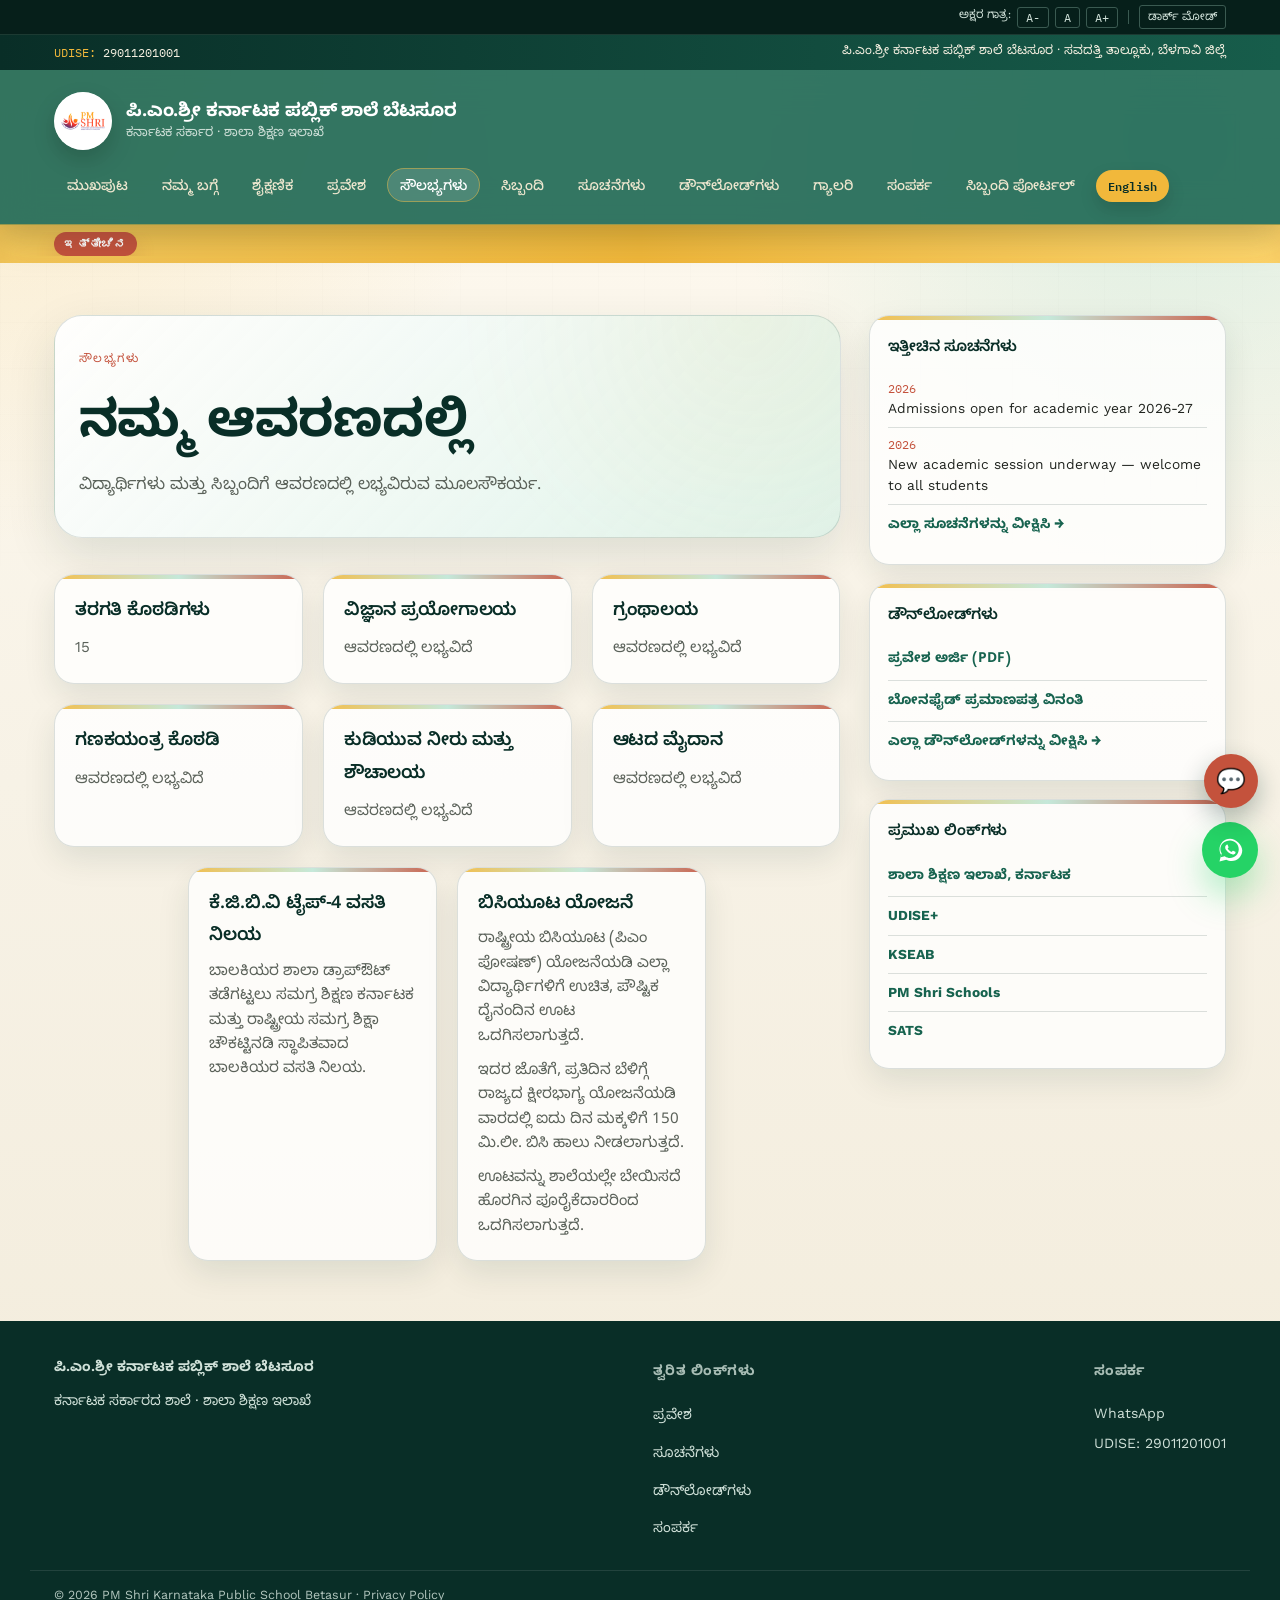
<file: facilities.html>
<!DOCTYPE html>
<html lang="kn" data-lang="kn">
<head>
<script>(function(){try{var d=document.documentElement;var lang=localStorage.getItem('pmshri-lang');if(lang==='en'||lang==='kn')d.setAttribute('data-lang',lang);var fs=localStorage.getItem('pmshri-fontstep');if(fs!==null){var step=Math.max(-2,Math.min(3,parseInt(fs,10)||0));d.style.fontSize=(16+step*1.5)+'px';}if(localStorage.getItem('pmshri-theme')==='dark')d.classList.add('dark');}catch(e){}})();</script>
<meta charset="UTF-8">
<meta name="viewport" content="width=device-width, initial-scale=1.0">
<link rel="icon" href="icons/favicon-32.png" type="image/png">
<meta name="description" content="Infrastructure and facilities at PM Shri Karnataka Public School Betasur, including library, lab, computer room, and playground.">
<meta property="og:type" content="website">
<meta property="og:title" content="Facilities | PM Shri Karnataka Public School Betasur">
<meta property="og:description" content="Infrastructure and facilities at PM Shri Karnataka Public School Betasur, including library, lab, computer room, and playground.">
<meta property="og:image" content="https://REPLACE-WITH-YOUR-DOMAIN/images/school-building.jpg">
<meta property="og:url" content="https://REPLACE-WITH-YOUR-DOMAIN/facilities.html">
<meta name="twitter:card" content="summary_large_image">
<title>Facilities | PM Shri Karnataka Public School Betasur</title>
<link rel="preconnect" href="https://fonts.googleapis.com">
<link href="https://fonts.googleapis.com/css2?family=Fraunces:opsz,wght@9..144,500;9..144,600;9..144,700&family=Work+Sans:wght@400;500;600&family=Noto+Sans+Kannada:wght@400;500;600&family=IBM+Plex+Mono:wght@400;500&display=swap" rel="stylesheet">
<link rel="stylesheet" href="styles.css">
<link rel="manifest" href="manifest.json">
<meta name="theme-color" content="#1C4B3E">
<link rel="apple-touch-icon" href="icons/apple-touch-icon.png">
<meta name="mobile-web-app-capable" content="yes">
<meta name="apple-mobile-web-app-capable" content="yes">
<meta name="apple-mobile-web-app-title" content="PMShri Betasur">
<!-- Privacy-friendly analytics (inactive placeholder).
     Once you have a domain + a Plausible/GoatCounter account, replace
     REPLACE-WITH-YOUR-DOMAIN below and uncomment this script tag.
<script defer data-domain="REPLACE-WITH-YOUR-DOMAIN" src="https://plausible.io/js/script.js"></script>
-->
</head>
<body>
<a class="skip-link" href="#main-content"><span class="t-en">Skip to main content</span><span class="t-kn">ಮುಖ್ಯ ವಿಷಯಕ್ಕೆ ಹೋಗಿ</span></a>

<div class="a11y-bar">
  <div class="wrap">
    <span class="t-en">Text size:</span><span class="t-kn">ಅಕ್ಷರ ಗಾತ್ರ:</span>
    <button onclick="changeFontSize(-1)" aria-label="Decrease text size">A-</button>
    <button onclick="resetFontSize()" aria-label="Reset text size">A</button>
    <button onclick="changeFontSize(1)" aria-label="Increase text size">A+</button>
    <span class="divider-y"></span>
    <button id="darkModeToggle" onclick="toggleDarkMode()" aria-pressed="false"><span class="t-en">Dark mode</span><span class="t-kn">ಡಾರ್ಕ್ ಮೋಡ್</span></button>
  </div>
</div>
<div class="topbar">
  <div class="wrap">
    <span><span class="tag">UDISE:</span> 29011201001</span>
    <span class="t-en">PM Shri Karnataka Public School Betasur &middot; Savadatti Taluk, Belagavi District</span>
    <span class="t-kn">ಪಿ.ಎಂ.ಶ್ರೀ ಕರ್ನಾಟಕ ಪಬ್ಲಿಕ್ ಶಾಲೆ ಬೆಟಸೂರ &middot; ಸವದತ್ತಿ ತಾಲ್ಲೂಕು, ಬೆಳಗಾವಿ ಜಿಲ್ಲೆ</span>
  </div>
</div>
<header class="main">
  <div class="wrap">
    <a class="brand" href="index.html">
      <img class="crest" src="images/pm-shri-logo.png" alt="PM Shri School Logo">
      <div>
        <h1><span class="t-en">PM Shri Karnataka Public School Betasur</span><span class="t-kn">ಪಿ.ಎಂ.ಶ್ರೀ ಕರ್ನಾಟಕ ಪಬ್ಲಿಕ್ ಶಾಲೆ ಬೆಟಸೂರ</span></h1>
        <p class="t-en">Government of Karnataka &middot; Dept. of School Education</p>
        <p class="t-kn">ಕರ್ನಾಟಕ ಸರ್ಕಾರ &middot; ಶಾಲಾ ಶಿಕ್ಷಣ ಇಲಾಖೆ</p>
      </div>
    </a>
    <nav>
      <button class="nav-toggle" onclick="toggleNav()" aria-label="Toggle menu" aria-expanded="false" aria-controls="mainNav"><span></span><span></span><span></span></button>
      <ul id="mainNav">
        <li><a class="" href="index.html"><span class="t-en">Home</span><span class="t-kn">ಮುಖಪುಟ</span></a></li>
<li><a class="" href="about.html"><span class="t-en">About</span><span class="t-kn">ನಮ್ಮ ಬಗ್ಗೆ</span></a></li>
<li><a class="" href="academics.html"><span class="t-en">Academics</span><span class="t-kn">ಶೈಕ್ಷಣಿಕ</span></a></li>
<li><a class="" href="admissions.html"><span class="t-en">Admissions</span><span class="t-kn">ಪ್ರವೇಶ</span></a></li>
<li><a class="active" href="facilities.html"><span class="t-en">Facilities</span><span class="t-kn">ಸೌಲಭ್ಯಗಳು</span></a></li>
<li><a class="" href="staff.html"><span class="t-en">Staff</span><span class="t-kn">ಸಿಬ್ಬಂದಿ</span></a></li>
<li><a class="" href="notices.html"><span class="t-en">Notices</span><span class="t-kn">ಸೂಚನೆಗಳು</span></a></li>
<li><a class="" href="downloads.html"><span class="t-en">Downloads</span><span class="t-kn">ಡೌನ್‌ಲೋಡ್‌ಗಳು</span></a></li>
<li><a class="" href="gallery.html"><span class="t-en">Gallery</span><span class="t-kn">ಗ್ಯಾಲರಿ</span></a></li>
<li><a class="" href="contact.html"><span class="t-en">Contact</span><span class="t-kn">ಸಂಪರ್ಕ</span></a></li>
<li><a class="" href="staff-portal.html"><span class="t-en">Staff Portal</span><span class="t-kn">ಸಿಬ್ಬಂದಿ ಪೋರ್ಟಲ್</span></a></li>

        <li><button id="langToggle" onclick="toggleLang()">English</button></li>
      </ul>
    </nav>
  </div>
</header>
<div class="ticker">
  <div class="wrap">
    <span class="ticker-label t-en">Latest</span><span class="ticker-label t-kn">ಇತ್ತೀಚಿನ</span>
    <span class="ticker-track t-en">Academic year 2026-27 is underway &nbsp;&nbsp;&#9670;&nbsp;&nbsp; Visit the school office for admission enquiries &nbsp;&nbsp;&#9670;&nbsp;&nbsp; Check the Notices page for the latest updates</span>
    <span class="ticker-track t-kn">2026-27ನೇ ಶೈಕ್ಷಣಿಕ ವರ್ಷ ಪ್ರಗತಿಯಲ್ಲಿದೆ &nbsp;&nbsp;&#9670;&nbsp;&nbsp; ಪ್ರವೇಶ ವಿಚಾರಣೆಗಾಗಿ ಶಾಲಾ ಕಚೇರಿಯನ್ನು ಸಂಪರ್ಕಿಸಿ &nbsp;&nbsp;&#9670;&nbsp;&nbsp; ಇತ್ತೀಚಿನ ಮಾಹಿತಿಗಾಗಿ ಸೂಚನೆಗಳ ಪುಟ ನೋಡಿ</span>
  </div>
</div>
<section id="main-content"><div class="wrap with-sidebar"><div>
<div class="page-banner">
  <div class="wrap">
    <span class="eyebrow t-en">Facilities</span><span class="eyebrow t-kn">ಸೌಲಭ್ಯಗಳು</span>
    <h2><span class="t-en">On our campus</span><span class="t-kn">ನಮ್ಮ ಆವರಣದಲ್ಲಿ</span></h2>
    <p class="t-en">Infrastructure available to students and staff on campus.</p>
    <p class="t-kn">ವಿದ್ಯಾರ್ಥಿಗಳು ಮತ್ತು ಸಿಬ್ಬಂದಿಗೆ ಆವರಣದಲ್ಲಿ ಲಭ್ಯವಿರುವ ಮೂಲಸೌಕರ್ಯ.</p>
  </div>
</div>
<div class="grid-3 facilities-grid">
  <div class="card"><h3><span class="t-en">Classrooms</span><span class="t-kn">ತರಗತಿ ಕೊಠಡಿಗಳು</span></h3><p>15</p></div>
<div class="card"><h3><span class="t-en">Science laboratory</span><span class="t-kn">ವಿಜ್ಞಾನ ಪ್ರಯೋಗಾಲಯ</span></h3><p><span class="t-en">Available on campus</span><span class="t-kn">ಆವರಣದಲ್ಲಿ ಲಭ್ಯವಿದೆ</span></p></div>
<div class="card"><h3><span class="t-en">Library</span><span class="t-kn">ಗ್ರಂಥಾಲಯ</span></h3><p><span class="t-en">Available on campus</span><span class="t-kn">ಆವರಣದಲ್ಲಿ ಲಭ್ಯವಿದೆ</span></p></div>
<div class="card"><h3><span class="t-en">Computer room</span><span class="t-kn">ಗಣಕಯಂತ್ರ ಕೊಠಡಿ</span></h3><p><span class="t-en">Available on campus</span><span class="t-kn">ಆವರಣದಲ್ಲಿ ಲಭ್ಯವಿದೆ</span></p></div>
<div class="card"><h3><span class="t-en">Drinking water &amp; toilets</span><span class="t-kn">ಕುಡಿಯುವ ನೀರು ಮತ್ತು ಶೌಚಾಲಯ</span></h3><p><span class="t-en">Available on campus</span><span class="t-kn">ಆವರಣದಲ್ಲಿ ಲಭ್ಯವಿದೆ</span></p></div>
<div class="card"><h3><span class="t-en">Playground</span><span class="t-kn">ಆಟದ ಮೈದಾನ</span></h3><p><span class="t-en">Available on campus</span><span class="t-kn">ಆವರಣದಲ್ಲಿ ಲಭ್ಯವಿದೆ</span></p></div>
<div class="card"><h3><span class="t-en">KGBV Type-4 hostel</span><span class="t-kn">ಕೆ.ಜಿ.ಬಿ.ವಿ ಟೈಪ್-4 ವಸತಿ ನಿಲಯ</span></h3><p class="t-en">A residential hostel facility for girl students, established under Samagra Shikshana Karnataka and the national Samagra Shiksha framework to help prevent dropout among girls. <a class="ext" href="https://ssk.karnataka.gov.in/210/kasturba-gandhi-balika-vidyalaya/en" target="_blank" rel="noopener">Samagra Shikshana Karnataka &rarr;</a> &middot; <a class="ext" href="https://vidyavahini.karnataka.gov.in/kgbv/frmschlist.aspx" target="_blank" rel="noopener">Vidyavahini KGBV portal &rarr;</a></p><p class="t-kn">ಬಾಲಕಿಯರ ಶಾಲಾ ಡ್ರಾಪ್‌ಔಟ್ ತಡೆಗಟ್ಟಲು ಸಮಗ್ರ ಶಿಕ್ಷಣ ಕರ್ನಾಟಕ ಮತ್ತು ರಾಷ್ಟ್ರೀಯ ಸಮಗ್ರ ಶಿಕ್ಷಾ ಚೌಕಟ್ಟಿನಡಿ ಸ್ಥಾಪಿತವಾದ ಬಾಲಕಿಯರ ವಸತಿ ನಿಲಯ.</p></div>
<div class="card"><h3><span class="t-en">Mid-Day Meal Scheme</span><span class="t-kn">ಬಿಸಿಯೂಟ ಯೋಜನೆ</span></h3><p class="t-en">Free, nutritious daily meals are provided to all students under the national Mid-Day Meal (PM POSHAN) scheme.</p><p class="t-kn">ರಾಷ್ಟ್ರೀಯ ಬಿಸಿಯೂಟ (ಪಿಎಂ ಪೋಷಣ್) ಯೋಜನೆಯಡಿ ಎಲ್ಲಾ ವಿದ್ಯಾರ್ಥಿಗಳಿಗೆ ಉಚಿತ, ಪೌಷ್ಟಿಕ ದೈನಂದಿನ ಊಟ ಒದಗಿಸಲಾಗುತ್ತದೆ.</p><p class="t-en">Every morning, children also receive 150 ml of hot milk under the state's Ksheera Bhagya scheme, five days a week.</p><p class="t-kn">ಇದರ ಜೊತೆಗೆ, ಪ್ರತಿದಿನ ಬೆಳಿಗ್ಗೆ ರಾಜ್ಯದ ಕ್ಷೀರಭಾಗ್ಯ ಯೋಜನೆಯಡಿ ವಾರದಲ್ಲಿ ಐದು ದಿನ ಮಕ್ಕಳಿಗೆ 150 ಮಿ.ಲೀ. ಬಿಸಿ ಹಾಲು ನೀಡಲಾಗುತ್ತದೆ.</p><p class="t-en">Meals are supplied by an outside provider rather than cooked on campus.</p><p class="t-kn">ಊಟವನ್ನು ಶಾಲೆಯಲ್ಲೇ ಬೇಯಿಸದೆ ಹೊರಗಿನ ಪೂರೈಕೆದಾರರಿಂದ ಒದಗಿಸಲಾಗುತ್ತದೆ.</p></div>

</div>
</div>
<aside>
  <div class="sidebar-widget">
    <h3><span class="t-en">Latest notices</span><span class="t-kn">ಇತ್ತೀಚಿನ ಸೂಚನೆಗಳು</span></h3>
    <ul id="notices-mini">
      <li><span class="mini-date">2026</span><span>Admissions open for academic year 2026-27</span></li>
      <li><span class="mini-date">2026</span><span>New academic session underway &mdash; welcome to all students</span></li>
      <li class="notices-view-all"><a class="ext" href="notices.html"><span class="t-en">View all notices &rarr;</span><span class="t-kn">ಎಲ್ಲಾ ಸೂಚನೆಗಳನ್ನು ವೀಕ್ಷಿಸಿ &rarr;</span></a></li>
    </ul>
  </div>
  <div class="sidebar-widget">
    <h3><span class="t-en">Downloads</span><span class="t-kn">ಡೌನ್‌ಲೋಡ್‌ಗಳು</span></h3>
    <ul>
      <li><a class="ext" href="downloads.html"><span class="t-en">Admission form (PDF)</span><span class="t-kn">ಪ್ರವೇಶ ಅರ್ಜಿ (PDF)</span></a></li>
      <li><a class="ext" href="downloads.html"><span class="t-en">Bonafide certificate request</span><span class="t-kn">ಬೋನಫೈಡ್ ಪ್ರಮಾಣಪತ್ರ ವಿನಂತಿ</span></a></li>
      <li><a class="ext" href="downloads.html"><span class="t-en">View all downloads &rarr;</span><span class="t-kn">ಎಲ್ಲಾ ಡೌನ್‌ಲೋಡ್‌ಗಳನ್ನು ವೀಕ್ಷಿಸಿ &rarr;</span></a></li>
    </ul>
  </div>
  <div class="sidebar-widget">
    <h3><span class="t-en">Important links</span><span class="t-kn">ಪ್ರಮುಖ ಲಿಂಕ್‌ಗಳು</span></h3>
    <ul>
      <li><a class="ext" href="https://schooleducation.karnataka.gov.in/" target="_blank" rel="noopener"><span class="t-en">Dept. of School Education, Karnataka</span><span class="t-kn">ಶಾಲಾ ಶಿಕ್ಷಣ ಇಲಾಖೆ, ಕರ್ನಾಟಕ</span></a></li>
      <li><a class="ext" href="https://udiseplus.gov.in/" target="_blank" rel="noopener">UDISE+</a></li>
      <li><a class="ext" href="https://kseab.karnataka.gov.in/" target="_blank" rel="noopener">KSEAB</a></li>
      <li><a class="ext" href="https://pmshrischools.education.gov.in/" target="_blank" rel="noopener">PM Shri Schools</a></li>
          <li><a class="ext" href="https://sats.karnataka.gov.in/" target="_blank" rel="noopener">SATS</a></li>
    </ul>
  </div>
</aside>
</div></section>
<footer>
  <div class="wrap footer-grid">
    <div class="footer-col">
      <strong><span class="t-en">PM Shri Karnataka Public School Betasur</span><span class="t-kn">ಪಿ.ಎಂ.ಶ್ರೀ ಕರ್ನಾಟಕ ಪಬ್ಲಿಕ್ ಶಾಲೆ ಬೆಟಸೂರ</span></strong>
      <p><span class="t-en">A Government of Karnataka school &middot; Dept. of School Education</span><span class="t-kn">ಕರ್ನಾಟಕ ಸರ್ಕಾರದ ಶಾಲೆ &middot; ಶಾಲಾ ಶಿಕ್ಷಣ ಇಲಾಖೆ</span></p>
    </div>
    <div class="footer-col">
      <h4><span class="t-en">Quick links</span><span class="t-kn">ತ್ವರಿತ ಲಿಂಕ್‌ಗಳು</span></h4>
      <a href="admissions.html"><span class="t-en">Admissions</span><span class="t-kn">ಪ್ರವೇಶ</span></a>
      <a href="notices.html"><span class="t-en">Notices</span><span class="t-kn">ಸೂಚನೆಗಳು</span></a>
      <a href="downloads.html"><span class="t-en">Downloads</span><span class="t-kn">ಡೌನ್‌ಲೋಡ್‌ಗಳು</span></a>
      <a href="contact.html"><span class="t-en">Contact</span><span class="t-kn">ಸಂಪರ್ಕ</span></a>
    </div>
    <div class="footer-col">
      <h4><span class="t-en">Contact</span><span class="t-kn">ಸಂಪರ್ಕ</span></h4>
      <a href="https://wa.me/919480597247" target="_blank" rel="noopener">WhatsApp</a>
      <span>UDISE: 29011201001</span>
    </div>
  </div>
   <div class="wrap footer-bottom">
    <span>&copy; 2026 PM Shri Karnataka Public School Betasur &middot; <a href="privacy.html" style="color:inherit;">Privacy Policy</a></span>
  </div>
</footer>
<a class="wa-float" href="https://wa.me/919480597247" target="_blank" rel="noopener" aria-label="Chat on WhatsApp">
  <svg viewBox="0 0 32 32" width="28" height="28" fill="#fff"><path d="M16 3C9.4 3 4 8.4 4 15c0 2.4.7 4.6 1.9 6.5L4 29l7.7-1.9c1.8 1 3.9 1.5 6.3 1.5 6.6 0 12-5.4 12-12S22.6 3 16 3zm0 2c5.5 0 10 4.5 10 10s-4.5 10-10 10c-2.1 0-4-.6-5.6-1.7l-.4-.2-4.6 1.1 1.2-4.4-.3-.5C5.5 18.1 5 16.6 5 15c0-5.5 4.5-10 11-10zm-3.8 5.4c-.2 0-.5 0-.7.3-.3.3-1 1-1 2.4s1 2.7 1.2 2.9c.1.2 2 3.2 5 4.3 2.5 1 3 .8 3.5.7.5 0 1.7-.7 1.9-1.4.2-.7.2-1.3.2-1.4-.1-.1-.3-.2-.6-.4-.3-.1-1.7-.9-2-1-.3-.1-.4-.1-.6.1-.2.3-.7 1-.9 1.1-.2.2-.3.2-.6.1-.3-.1-1.3-.5-2.4-1.5-.9-.8-1.5-1.8-1.7-2.1-.2-.3 0-.5.1-.6l.4-.5c.1-.1.2-.3.3-.4.1-.2 0-.4 0-.5 0-.1-.6-1.6-.9-2.2-.2-.5-.5-.5-.7-.5h-.5z"/></svg>
</a>
<script src="script.js"></script>
</body>
</html>
</file>
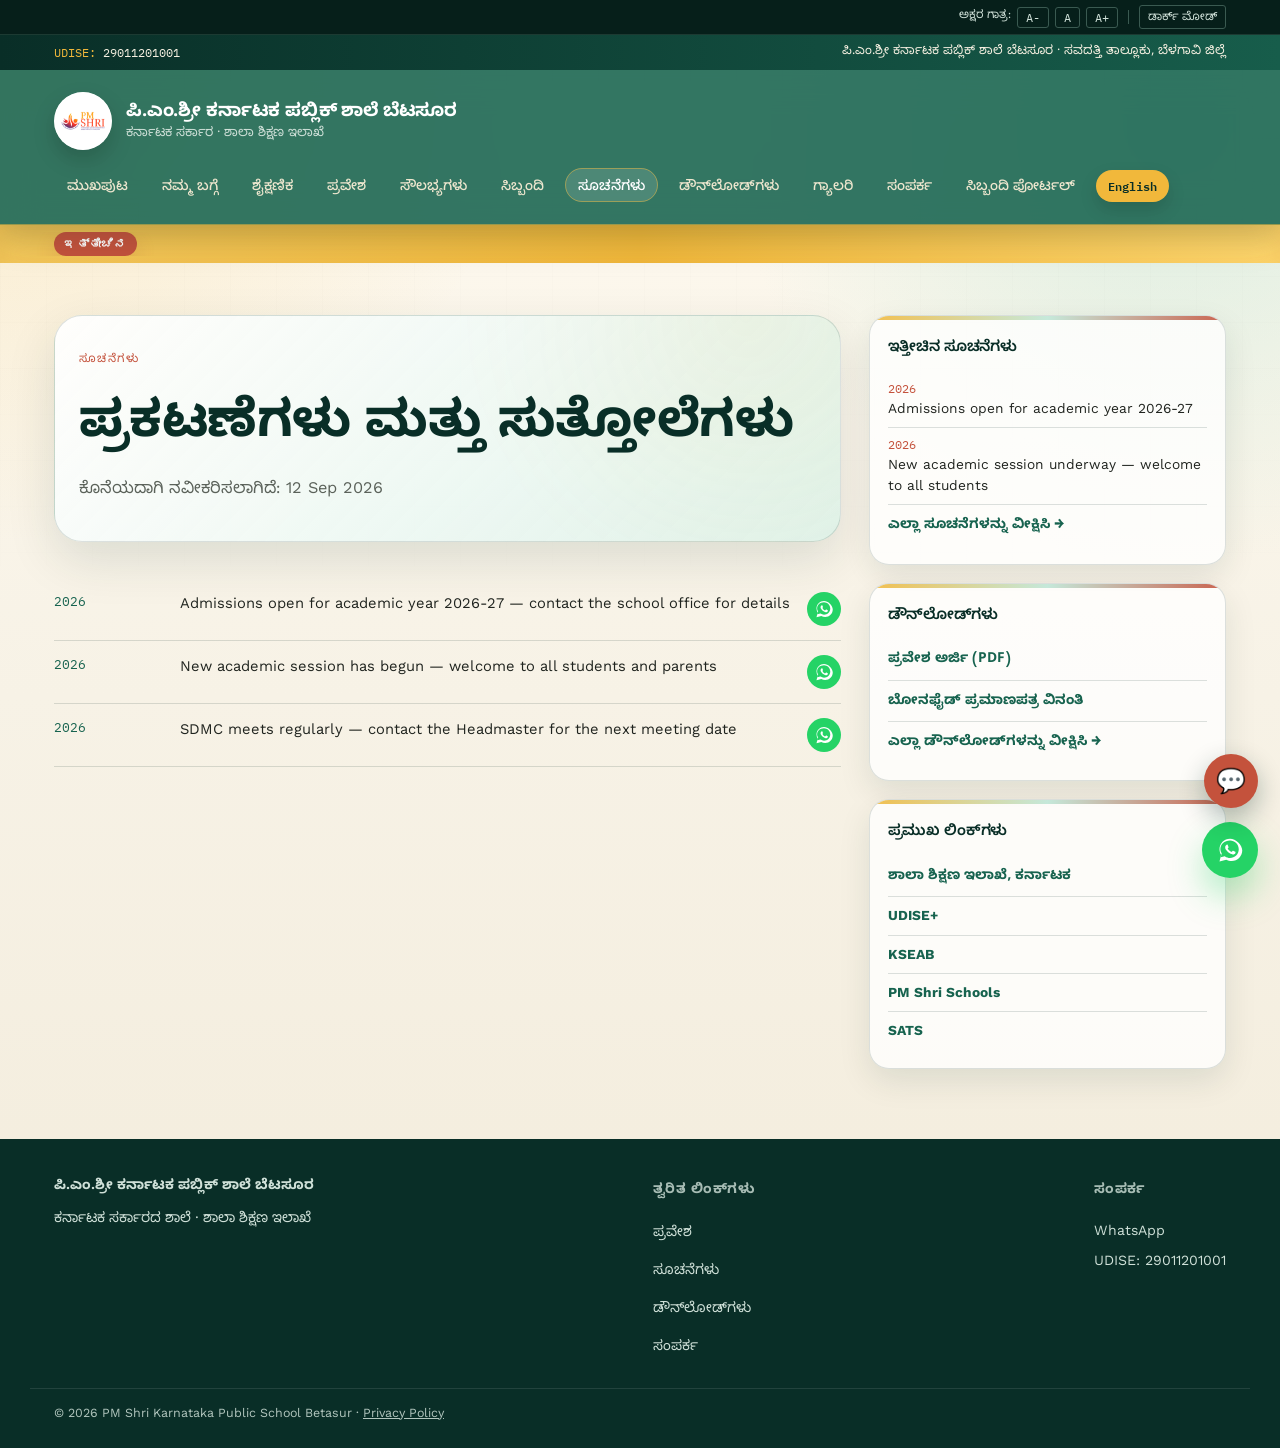
<file: notices.html>
<!DOCTYPE html>
<html lang="kn" data-lang="kn">
<head>
<script>(function(){try{var d=document.documentElement;var lang=localStorage.getItem('pmshri-lang');if(lang==='en'||lang==='kn')d.setAttribute('data-lang',lang);var fs=localStorage.getItem('pmshri-fontstep');if(fs!==null){var step=Math.max(-2,Math.min(3,parseInt(fs,10)||0));d.style.fontSize=(16+step*1.5)+'px';}if(localStorage.getItem('pmshri-theme')==='dark')d.classList.add('dark');}catch(e){}})();</script>
<meta charset="UTF-8">
<meta name="viewport" content="width=device-width, initial-scale=1.0">
<link rel="icon" href="icons/favicon-32.png" type="image/png">
<meta name="description" content="Latest notices and announcements from PM Shri Karnataka Public School Betasur.">
<meta property="og:type" content="website">
<meta property="og:title" content="Notices | PM Shri Karnataka Public School Betasur">
<meta property="og:description" content="Latest notices and announcements from PM Shri Karnataka Public School Betasur.">
<meta property="og:image" content="https://REPLACE-WITH-YOUR-DOMAIN/images/school-building.jpg">
<meta property="og:url" content="https://REPLACE-WITH-YOUR-DOMAIN/notices.html">
<meta name="twitter:card" content="summary_large_image">
<title>Notices | PM Shri Karnataka Public School Betasur</title>
<link rel="preconnect" href="https://fonts.googleapis.com">
<link href="https://fonts.googleapis.com/css2?family=Fraunces:opsz,wght@9..144,500;9..144,600;9..144,700&family=Work+Sans:wght@400;500;600&family=Noto+Sans+Kannada:wght@400;500;600&family=IBM+Plex+Mono:wght@400;500&display=swap" rel="stylesheet">
<link rel="stylesheet" href="styles.css">
<link rel="manifest" href="manifest.json">
<meta name="theme-color" content="#1C4B3E">
<link rel="apple-touch-icon" href="icons/apple-touch-icon.png">
<meta name="mobile-web-app-capable" content="yes">
<meta name="apple-mobile-web-app-capable" content="yes">
<meta name="apple-mobile-web-app-title" content="PMShri Betasur">
<!-- Privacy-friendly analytics (inactive placeholder).
     Once you have a domain + a Plausible/GoatCounter account, replace
     REPLACE-WITH-YOUR-DOMAIN below and uncomment this script tag.
<script defer data-domain="REPLACE-WITH-YOUR-DOMAIN" src="https://plausible.io/js/script.js"></script>
-->
</head>
<body>
<a class="skip-link" href="#main-content"><span class="t-en">Skip to main content</span><span class="t-kn">ಮುಖ್ಯ ವಿಷಯಕ್ಕೆ ಹೋಗಿ</span></a>

<div class="a11y-bar">
  <div class="wrap">
    <span class="t-en">Text size:</span><span class="t-kn">ಅಕ್ಷರ ಗಾತ್ರ:</span>
    <button onclick="changeFontSize(-1)" aria-label="Decrease text size">A-</button>
    <button onclick="resetFontSize()" aria-label="Reset text size">A</button>
    <button onclick="changeFontSize(1)" aria-label="Increase text size">A+</button>
    <span class="divider-y"></span>
    <button id="darkModeToggle" onclick="toggleDarkMode()" aria-pressed="false"><span class="t-en">Dark mode</span><span class="t-kn">ಡಾರ್ಕ್ ಮೋಡ್</span></button>
  </div>
</div>
<div class="topbar">
  <div class="wrap">
    <span><span class="tag">UDISE:</span> 29011201001</span>
    <span class="t-en">PM Shri Karnataka Public School Betasur &middot; Savadatti Taluk, Belagavi District</span>
    <span class="t-kn">ಪಿ.ಎಂ.ಶ್ರೀ ಕರ್ನಾಟಕ ಪಬ್ಲಿಕ್ ಶಾಲೆ ಬೆಟಸೂರ &middot; ಸವದತ್ತಿ ತಾಲ್ಲೂಕು, ಬೆಳಗಾವಿ ಜಿಲ್ಲೆ</span>
  </div>
</div>
<header class="main">
  <div class="wrap">
    <a class="brand" href="index.html">
      <img class="crest" src="images/pm-shri-logo.png" alt="PM Shri School Logo">
      <div>
        <h1><span class="t-en">PM Shri Karnataka Public School Betasur</span><span class="t-kn">ಪಿ.ಎಂ.ಶ್ರೀ ಕರ್ನಾಟಕ ಪಬ್ಲಿಕ್ ಶಾಲೆ ಬೆಟಸೂರ</span></h1>
        <p class="t-en">Government of Karnataka &middot; Dept. of School Education</p>
        <p class="t-kn">ಕರ್ನಾಟಕ ಸರ್ಕಾರ &middot; ಶಾಲಾ ಶಿಕ್ಷಣ ಇಲಾಖೆ</p>
      </div>
    </a>
    <nav>
      <button class="nav-toggle" onclick="toggleNav()" aria-label="Toggle menu" aria-expanded="false" aria-controls="mainNav"><span></span><span></span><span></span></button>
      <ul id="mainNav">
        <li><a class="" href="index.html"><span class="t-en">Home</span><span class="t-kn">ಮುಖಪುಟ</span></a></li>
<li><a class="" href="about.html"><span class="t-en">About</span><span class="t-kn">ನಮ್ಮ ಬಗ್ಗೆ</span></a></li>
<li><a class="" href="academics.html"><span class="t-en">Academics</span><span class="t-kn">ಶೈಕ್ಷಣಿಕ</span></a></li>
<li><a class="" href="admissions.html"><span class="t-en">Admissions</span><span class="t-kn">ಪ್ರವೇಶ</span></a></li>
<li><a class="" href="facilities.html"><span class="t-en">Facilities</span><span class="t-kn">ಸೌಲಭ್ಯಗಳು</span></a></li>
<li><a class="" href="staff.html"><span class="t-en">Staff</span><span class="t-kn">ಸಿಬ್ಬಂದಿ</span></a></li>
<li><a class="active" href="notices.html"><span class="t-en">Notices</span><span class="t-kn">ಸೂಚನೆಗಳು</span></a></li>
<li><a class="" href="downloads.html"><span class="t-en">Downloads</span><span class="t-kn">ಡೌನ್‌ಲೋಡ್‌ಗಳು</span></a></li>
<li><a class="" href="gallery.html"><span class="t-en">Gallery</span><span class="t-kn">ಗ್ಯಾಲರಿ</span></a></li>
<li><a class="" href="contact.html"><span class="t-en">Contact</span><span class="t-kn">ಸಂಪರ್ಕ</span></a></li>
<li><a class="" href="staff-portal.html"><span class="t-en">Staff Portal</span><span class="t-kn">ಸಿಬ್ಬಂದಿ ಪೋರ್ಟಲ್</span></a></li>

        <li><button id="langToggle" onclick="toggleLang()">English</button></li>
      </ul>
    </nav>
  </div>
</header>
<div class="ticker">
  <div class="wrap">
    <span class="ticker-label t-en">Latest</span><span class="ticker-label t-kn">ಇತ್ತೀಚಿನ</span>
    <span class="ticker-track t-en">Academic year 2026-27 is underway &nbsp;&nbsp;&#9670;&nbsp;&nbsp; Visit the school office for admission enquiries &nbsp;&nbsp;&#9670;&nbsp;&nbsp; Check the Notices page for the latest updates</span>
    <span class="ticker-track t-kn">2026-27ನೇ ಶೈಕ್ಷಣಿಕ ವರ್ಷ ಪ್ರಗತಿಯಲ್ಲಿದೆ &nbsp;&nbsp;&#9670;&nbsp;&nbsp; ಪ್ರವೇಶ ವಿಚಾರಣೆಗಾಗಿ ಶಾಲಾ ಕಚೇರಿಯನ್ನು ಸಂಪರ್ಕಿಸಿ &nbsp;&nbsp;&#9670;&nbsp;&nbsp; ಇತ್ತೀಚಿನ ಮಾಹಿತಿಗಾಗಿ ಸೂಚನೆಗಳ ಪುಟ ನೋಡಿ</span>
  </div>
</div>
<section id="main-content"><div class="wrap with-sidebar"><div>
<div class="page-banner">
  <div class="wrap">
    <span class="eyebrow t-en">Notices</span><span class="eyebrow t-kn">ಸೂಚನೆಗಳು</span>
        <h2><span class="t-en">Announcements &amp; circulars</span><span class="t-kn">ಪ್ರಕಟಣೆಗಳು ಮತ್ತು ಸುತ್ತೋಲೆಗಳು</span></h2>
    <p class="last-updated"><span class="t-en">Last updated:</span> <span class="t-kn">ಕೊನೆಯದಾಗಿ ನವೀಕರಿಸಲಾಗಿದೆ:</span> 12 Sep 2026</p>
  </div>
</div>
<ul class="notice-list" id="notices-list-full">
  <li><span class="notice-date">2026</span><span>Admissions open for academic year 2026-27 &mdash; contact the school office for details</span></li>
  <li><span class="notice-date">2026</span><span>New academic session has begun &mdash; welcome to all students and parents</span></li>
  <li><span class="notice-date">2026</span><span>SDMC meets regularly &mdash; contact the Headmaster for the next meeting date</span></li>
</ul>
</div>
<aside>
  <div class="sidebar-widget">
    <h3><span class="t-en">Latest notices</span><span class="t-kn">ಇತ್ತೀಚಿನ ಸೂಚನೆಗಳು</span></h3>
    <ul id="notices-mini">
      <li><span class="mini-date">2026</span><span>Admissions open for academic year 2026-27</span></li>
      <li><span class="mini-date">2026</span><span>New academic session underway &mdash; welcome to all students</span></li>
      <li class="notices-view-all"><a class="ext" href="notices.html"><span class="t-en">View all notices &rarr;</span><span class="t-kn">ಎಲ್ಲಾ ಸೂಚನೆಗಳನ್ನು ವೀಕ್ಷಿಸಿ &rarr;</span></a></li>
    </ul>
  </div>
  <div class="sidebar-widget">
    <h3><span class="t-en">Downloads</span><span class="t-kn">ಡೌನ್‌ಲೋಡ್‌ಗಳು</span></h3>
    <ul>
      <li><a class="ext" href="downloads.html"><span class="t-en">Admission form (PDF)</span><span class="t-kn">ಪ್ರವೇಶ ಅರ್ಜಿ (PDF)</span></a></li>
      <li><a class="ext" href="downloads.html"><span class="t-en">Bonafide certificate request</span><span class="t-kn">ಬೋನಫೈಡ್ ಪ್ರಮಾಣಪತ್ರ ವಿನಂತಿ</span></a></li>
      <li><a class="ext" href="downloads.html"><span class="t-en">View all downloads &rarr;</span><span class="t-kn">ಎಲ್ಲಾ ಡೌನ್‌ಲೋಡ್‌ಗಳನ್ನು ವೀಕ್ಷಿಸಿ &rarr;</span></a></li>
    </ul>
  </div>
  <div class="sidebar-widget">
    <h3><span class="t-en">Important links</span><span class="t-kn">ಪ್ರಮುಖ ಲಿಂಕ್‌ಗಳು</span></h3>
    <ul>
      <li><a class="ext" href="https://schooleducation.karnataka.gov.in/" target="_blank" rel="noopener"><span class="t-en">Dept. of School Education, Karnataka</span><span class="t-kn">ಶಾಲಾ ಶಿಕ್ಷಣ ಇಲಾಖೆ, ಕರ್ನಾಟಕ</span></a></li>
      <li><a class="ext" href="https://udiseplus.gov.in/" target="_blank" rel="noopener">UDISE+</a></li>
      <li><a class="ext" href="https://kseab.karnataka.gov.in/" target="_blank" rel="noopener">KSEAB</a></li>
      <li><a class="ext" href="https://pmshrischools.education.gov.in/" target="_blank" rel="noopener">PM Shri Schools</a></li>
          <li><a class="ext" href="https://sats.karnataka.gov.in/" target="_blank" rel="noopener">SATS</a></li>
    </ul>
  </div>
</aside>
</div></section>
<footer>
  <div class="wrap footer-grid">
    <div class="footer-col">
      <strong><span class="t-en">PM Shri Karnataka Public School Betasur</span><span class="t-kn">ಪಿ.ಎಂ.ಶ್ರೀ ಕರ್ನಾಟಕ ಪಬ್ಲಿಕ್ ಶಾಲೆ ಬೆಟಸೂರ</span></strong>
      <p><span class="t-en">A Government of Karnataka school &middot; Dept. of School Education</span><span class="t-kn">ಕರ್ನಾಟಕ ಸರ್ಕಾರದ ಶಾಲೆ &middot; ಶಾಲಾ ಶಿಕ್ಷಣ ಇಲಾಖೆ</span></p>
    </div>
    <div class="footer-col">
      <h4><span class="t-en">Quick links</span><span class="t-kn">ತ್ವರಿತ ಲಿಂಕ್‌ಗಳು</span></h4>
      <a href="admissions.html"><span class="t-en">Admissions</span><span class="t-kn">ಪ್ರವೇಶ</span></a>
      <a href="notices.html"><span class="t-en">Notices</span><span class="t-kn">ಸೂಚನೆಗಳು</span></a>
      <a href="downloads.html"><span class="t-en">Downloads</span><span class="t-kn">ಡೌನ್‌ಲೋಡ್‌ಗಳು</span></a>
      <a href="contact.html"><span class="t-en">Contact</span><span class="t-kn">ಸಂಪರ್ಕ</span></a>
    </div>
    <div class="footer-col">
      <h4><span class="t-en">Contact</span><span class="t-kn">ಸಂಪರ್ಕ</span></h4>
      <a href="https://wa.me/919480597247" target="_blank" rel="noopener">WhatsApp</a>
      <span>UDISE: 29011201001</span>
    </div>
  </div>
   <div class="wrap footer-bottom">
    <span>&copy; 2026 PM Shri Karnataka Public School Betasur &middot; <a href="privacy.html" style="color:inherit;">Privacy Policy</a></span>
  </div>
</footer>
<a class="wa-float" href="https://wa.me/919480597247" target="_blank" rel="noopener" aria-label="Chat on WhatsApp">
  <svg viewBox="0 0 32 32" width="28" height="28" fill="#fff"><path d="M16 3C9.4 3 4 8.4 4 15c0 2.4.7 4.6 1.9 6.5L4 29l7.7-1.9c1.8 1 3.9 1.5 6.3 1.5 6.6 0 12-5.4 12-12S22.6 3 16 3zm0 2c5.5 0 10 4.5 10 10s-4.5 10-10 10c-2.1 0-4-.6-5.6-1.7l-.4-.2-4.6 1.1 1.2-4.4-.3-.5C5.5 18.1 5 16.6 5 15c0-5.5 4.5-10 11-10zm-3.8 5.4c-.2 0-.5 0-.7.3-.3.3-1 1-1 2.4s1 2.7 1.2 2.9c.1.2 2 3.2 5 4.3 2.5 1 3 .8 3.5.7.5 0 1.7-.7 1.9-1.4.2-.7.2-1.3.2-1.4-.1-.1-.3-.2-.6-.4-.3-.1-1.7-.9-2-1-.3-.1-.4-.1-.6.1-.2.3-.7 1-.9 1.1-.2.2-.3.2-.6.1-.3-.1-1.3-.5-2.4-1.5-.9-.8-1.5-1.8-1.7-2.1-.2-.3 0-.5.1-.6l.4-.5c.1-.1.2-.3.3-.4.1-.2 0-.4 0-.5 0-.1-.6-1.6-.9-2.2-.2-.5-.5-.5-.7-.5h-.5z"/></svg>
</a>
<script src="script.js"></script>
</body>
</html>
</file>
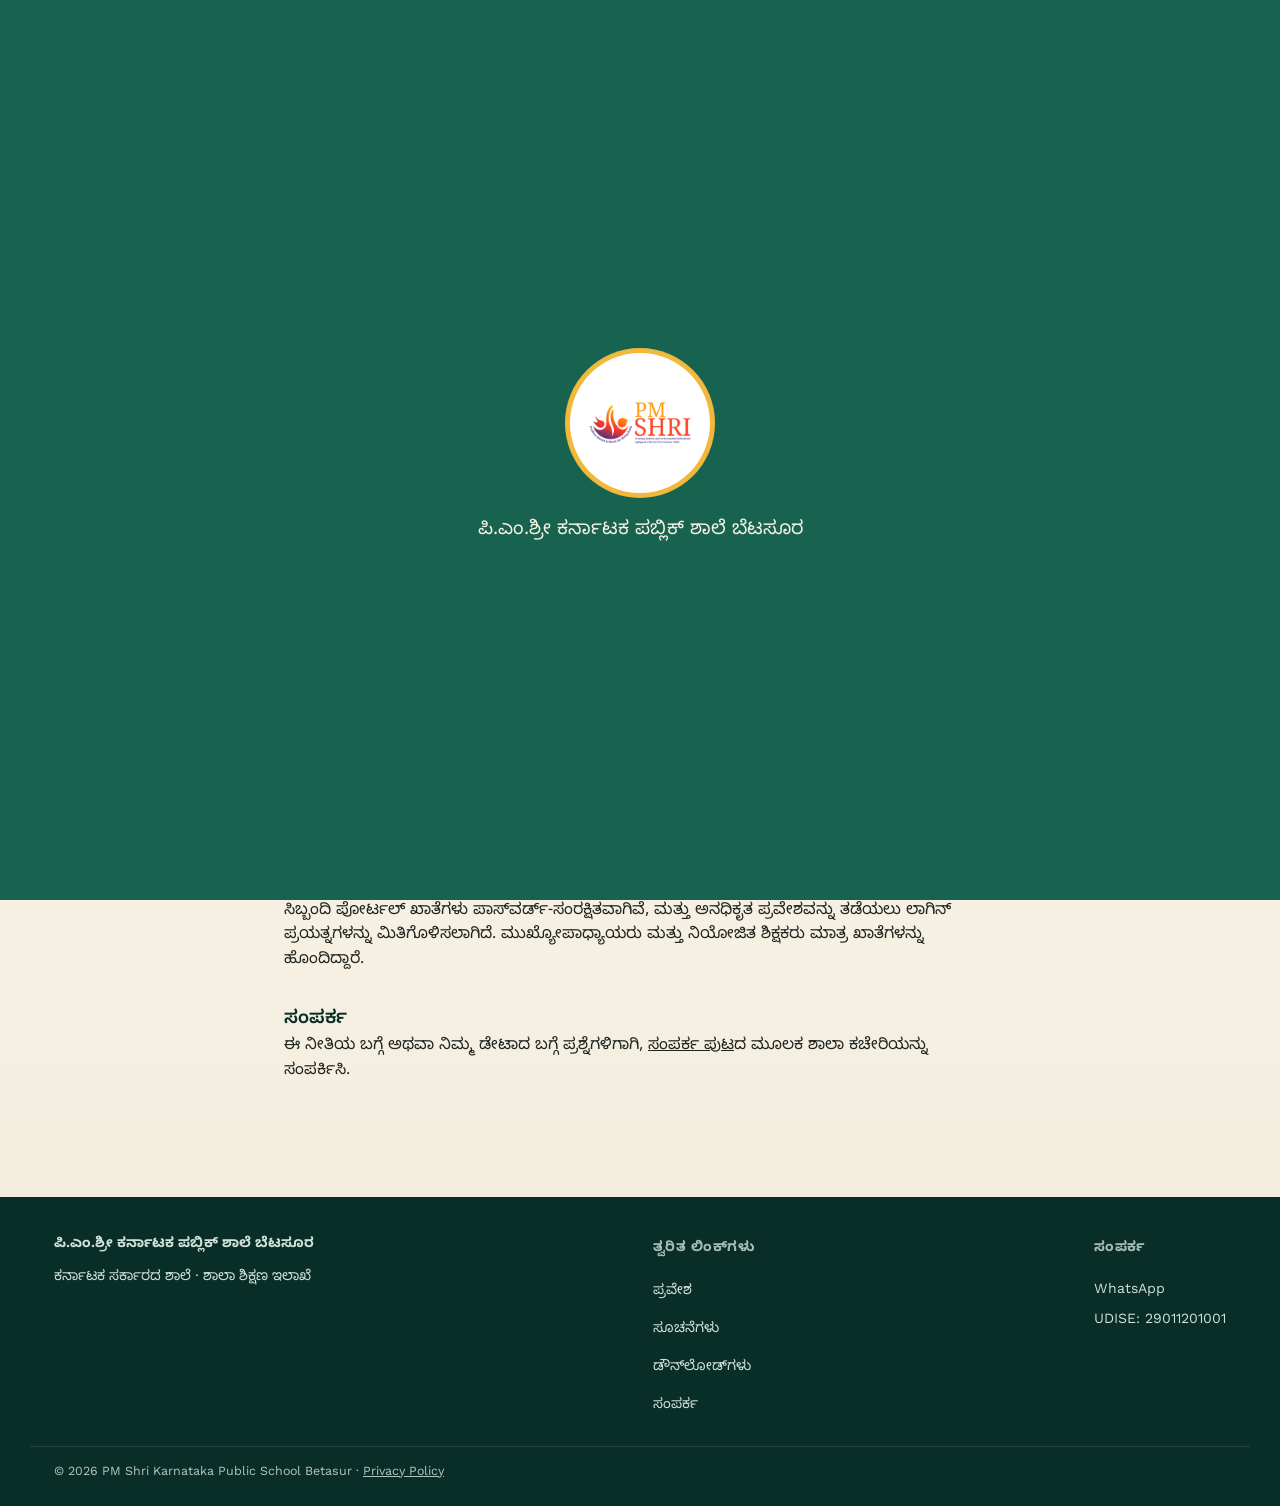
<file: privacy.html>
<!DOCTYPE html>
<html lang="kn" data-lang="kn">
<head>
<script>(function(){try{var d=document.documentElement;var lang=localStorage.getItem('pmshri-lang');if(lang==='en'||lang==='kn')d.setAttribute('data-lang',lang);var fs=localStorage.getItem('pmshri-fontstep');if(fs!==null){var step=Math.max(-2,Math.min(3,parseInt(fs,10)||0));d.style.fontSize=(16+step*1.5)+'px';}if(localStorage.getItem('pmshri-theme')==='dark')d.classList.add('dark');}catch(e){}})();</script>
<meta charset="UTF-8">
<meta name="viewport" content="width=device-width, initial-scale=1.0">
<link rel="icon" href="icons/favicon-32.png" type="image/png">
<meta name="description" content="Privacy policy for PM Shri Karnataka Public School Betasur's website and admission forms.">
<title>Privacy Policy | PM Shri Karnataka Public School Betasur</title>
<link rel="preconnect" href="https://fonts.googleapis.com">
<link href="https://fonts.googleapis.com/css2?family=Fraunces:opsz,wght@9..144,500;9..144,600;9..144,700&family=Work+Sans:wght@400;500;600&family=Noto+Sans+Kannada:wght@400;500;600&family=IBM+Plex+Mono:wght@400;500&display=swap" rel="stylesheet">
<link rel="stylesheet" href="styles.css">
<link rel="manifest" href="manifest.json">
<meta name="theme-color" content="#1C4B3E">
<link rel="apple-touch-icon" href="icons/apple-touch-icon.png">
</head>
<body>
<div id="splash-screen"><img src="images/pm-shri-logo.png" alt="PM Shri School Logo" class="splash-logo"><p class="splash-text"><span class="t-en">PM Shri Karnataka Public School Betasur</span><span class="t-kn">ಪಿ.ಎಂ.ಶ್ರೀ ಕರ್ನಾಟಕ ಪಬ್ಲಿಕ್ ಶಾಲೆ ಬೆಟಸೂರ</span></p></div>
<a class="skip-link" href="#main-content"><span class="t-en">Skip to main content</span><span class="t-kn">ಮುಖ್ಯ ವಿಷಯಕ್ಕೆ ಹೋಗಿ</span></a>
<div class="a11y-bar">
  <div class="wrap">
    <span class="t-en">Text size:</span><span class="t-kn">ಅಕ್ಷರ ಗಾತ್ರ:</span>
    <button onclick="changeFontSize(-1)" aria-label="Decrease text size">A-</button>
    <button onclick="resetFontSize()" aria-label="Reset text size">A</button>
    <button onclick="changeFontSize(1)" aria-label="Increase text size">A+</button>
    <span class="divider-y"></span>
    <button id="darkModeToggle" onclick="toggleDarkMode()" aria-pressed="false"><span class="t-en">Dark mode</span><span class="t-kn">ಡಾರ್ಕ್ ಮೋಡ್</span></button>
  </div>
</div>
<div class="topbar">
  <div class="wrap">
    <span><span class="tag">UDISE:</span> 29011201001</span>
    <span class="t-en">PM Shri Karnataka Public School Betasur &middot; Savadatti Taluk, Belagavi District</span>
    <span class="t-kn">ಪಿ.ಎಂ.ಶ್ರೀ ಕರ್ನಾಟಕ ಪಬ್ಲಿಕ್ ಶಾಲೆ ಬೆಟಸೂರ &middot; ಸವದತ್ತಿ ತಾಲ್ಲೂಕು, ಬೆಳಗಾವಿ ಜಿಲ್ಲೆ</span>
  </div>
</div>
<header class="main">
  <div class="wrap">
    <a class="brand" href="index.html">
      <img class="crest" src="images/pm-shri-logo.png" alt="PM Shri School Logo">
      <div>
        <h1><span class="t-en">PM Shri Karnataka Public School Betasur</span><span class="t-kn">ಪಿ.ಎಂ.ಶ್ರೀ ಕರ್ನಾಟಕ ಪಬ್ಲಿಕ್ ಶಾಲೆ ಬೆಟಸೂರ</span></h1>
        <p class="t-en">Government of Karnataka &middot; Dept. of School Education</p>
        <p class="t-kn">ಕರ್ನಾಟಕ ಸರ್ಕಾರ &middot; ಶಾಲಾ ಶಿಕ್ಷಣ ಇಲಾಖೆ</p>
      </div>
    </a>
    <nav>
      <button class="nav-toggle" onclick="toggleNav()" aria-label="Toggle menu" aria-expanded="false" aria-controls="mainNav"><span></span><span></span><span></span></button>
      <ul id="mainNav">
        <li><a href="index.html"><span class="t-en">Home</span><span class="t-kn">ಮುಖಪುಟ</span></a></li>
        <li><a href="about.html"><span class="t-en">About</span><span class="t-kn">ನಮ್ಮ ಬಗ್ಗೆ</span></a></li>
        <li><a href="academics.html"><span class="t-en">Academics</span><span class="t-kn">ಶೈಕ್ಷಣಿಕ</span></a></li>
        <li><a href="admissions.html"><span class="t-en">Admissions</span><span class="t-kn">ಪ್ರವೇಶ</span></a></li>
        <li><a href="facilities.html"><span class="t-en">Facilities</span><span class="t-kn">ಸೌಲಭ್ಯಗಳು</span></a></li>
        <li><a href="staff.html"><span class="t-en">Staff</span><span class="t-kn">ಸಿಬ್ಬಂದಿ</span></a></li>
        <li><a href="notices.html"><span class="t-en">Notices</span><span class="t-kn">ಸೂಚನೆಗಳು</span></a></li>
        <li><a href="downloads.html"><span class="t-en">Downloads</span><span class="t-kn">ಡೌನ್‌ಲೋಡ್‌ಗಳು</span></a></li>
        <li><a href="gallery.html"><span class="t-en">Gallery</span><span class="t-kn">ಗ್ಯಾಲರಿ</span></a></li>
        <li><a href="contact.html"><span class="t-en">Contact</span><span class="t-kn">ಸಂಪರ್ಕ</span></a></li>
        <li><a href="staff-portal.html"><span class="t-en">Staff Portal</span><span class="t-kn">ಸಿಬ್ಬಂದಿ ಪೋರ್ಟಲ್</span></a></li>
        <li><button id="langToggle" onclick="toggleLang()">English</button></li>
      </ul>
    </nav>
  </div>
</header>
<section id="main-content"><div class="wrap" style="max-width:760px; padding-top:32px; padding-bottom:60px;">
  <div class="page-banner" style="padding:0; background:none; border:none;">
    <span class="eyebrow t-en">Legal</span><span class="eyebrow t-kn">ಕಾನೂನು</span>
    <h2><span class="t-en">Privacy Policy</span><span class="t-kn">ಗೌಪ್ಯತಾ ನೀತಿ</span></h2>
  </div>
  <p class="t-en">This page explains what information this website collects through its admission and contact forms, and how that information is used.</p>
  <p class="t-kn">ಈ ವೆಬ್‌ಸೈಟ್ ತನ್ನ ಪ್ರವೇಶ ಮತ್ತು ಸಂಪರ್ಕ ಅರ್ಜಿಗಳ ಮೂಲಕ ಯಾವ ಮಾಹಿತಿಯನ್ನು ಸಂಗ್ರಹಿಸುತ್ತದೆ ಮತ್ತು ಆ ಮಾಹಿತಿಯನ್ನು ಹೇಗೆ ಬಳಸಲಾಗುತ್ತದೆ ಎಂಬುದನ್ನು ಈ ಪುಟ ವಿವರಿಸುತ್ತದೆ.</p>

  <h3 style="margin-top:28px;"><span class="t-en">What we collect</span><span class="t-kn">ನಾವು ಸಂಗ್ರಹಿಸುವುದು</span></h3>
  <p class="t-en">When you submit the admission application form, we collect the student's name, parent/guardian name, contact number, email (if provided), and the grade applied for. When you submit the contact form, we collect your name, phone number or email, and your message.</p>
  <p class="t-kn">ನೀವು ಪ್ರವೇಶ ಅರ್ಜಿ ಫಾರ್ಮ್ ಸಲ್ಲಿಸಿದಾಗ, ನಾವು ವಿದ್ಯಾರ್ಥಿಯ ಹೆಸರು, ಪೋಷಕ/ಪಾಲಕರ ಹೆಸರು, ಸಂಪರ್ಕ ಸಂಖ್ಯೆ, ಇಮೇಲ್ (ಒದಗಿಸಿದ್ದರೆ), ಮತ್ತು ಅರ್ಜಿ ಸಲ್ಲಿಸಿದ ತರಗತಿಯನ್ನು ಸಂಗ್ರಹಿಸುತ್ತೇವೆ. ನೀವು ಸಂಪರ್ಕ ಫಾರ್ಮ್ ಸಲ್ಲಿಸಿದಾಗ, ನಾವು ನಿಮ್ಮ ಹೆಸರು, ಫೋನ್ ಸಂಖ್ಯೆ ಅಥವಾ ಇಮೇಲ್, ಮತ್ತು ನಿಮ್ಮ ಸಂದೇಶವನ್ನು ಸಂಗ್ರಹಿಸುತ್ತೇವೆ.</p>

  <h3 style="margin-top:28px;"><span class="t-en">How it's used and who sees it</span><span class="t-kn">ಇದನ್ನು ಹೇಗೆ ಬಳಸಲಾಗುತ್ತದೆ ಮತ್ತು ಯಾರು ನೋಡುತ್ತಾರೆ</span></h3>
  <p class="t-en">Submitted information is stored in a private, access-restricted school record and is only visible to authorized school staff (Principal and Teachers) through the Staff Portal, for the purpose of processing admissions and responding to enquiries. It is not sold, shared with advertisers, or used for any purpose other than school administration.</p>
  <p class="t-kn">ಸಲ್ಲಿಸಿದ ಮಾಹಿತಿಯನ್ನು ಖಾಸಗಿ, ಪ್ರವೇಶ-ನಿರ್ಬಂಧಿತ ಶಾಲಾ ದಾಖಲೆಯಲ್ಲಿ ಸಂಗ್ರಹಿಸಲಾಗುತ್ತದೆ ಮತ್ತು ಪ್ರವೇಶಗಳನ್ನು ಪ್ರಕ್ರಿಯೆಗೊಳಿಸಲು ಮತ್ತು ವಿಚಾರಣೆಗಳಿಗೆ ಪ್ರತಿಕ್ರಿಯಿಸಲು, ಅಧಿಕೃತ ಶಾಲಾ ಸಿಬ್ಬಂದಿಗೆ (ಮುಖ್ಯೋಪಾಧ್ಯಾಯರು ಮತ್ತು ಶಿಕ್ಷಕರು) ಮಾತ್ರ ಸಿಬ್ಬಂದಿ ಪೋರ್ಟಲ್ ಮೂಲಕ ಗೋಚರಿಸುತ್ತದೆ. ಇದನ್ನು ಮಾರಾಟ ಮಾಡಲಾಗುವುದಿಲ್ಲ, ಜಾಹೀರಾತುದಾರರೊಂದಿಗೆ ಹಂಚಿಕೊಳ್ಳಲಾಗುವುದಿಲ್ಲ, ಅಥವಾ ಶಾಲಾ ಆಡಳಿತದ ಹೊರತಾಗಿ ಬೇರೆ ಯಾವುದೇ ಉದ್ದೇಶಕ್ಕಾಗಿ ಬಳಸಲಾಗುವುದಿಲ್ಲ.</p>

  <h3 style="margin-top:28px;"><span class="t-en">Data security</span><span class="t-kn">ಡೇಟಾ ಸುರಕ್ಷತೆ</span></h3>
  <p class="t-en">Staff Portal accounts are password-protected, and login attempts are limited to prevent unauthorized access. Only the Principal and designated Teachers have accounts.</p>
  <p class="t-kn">ಸಿಬ್ಬಂದಿ ಪೋರ್ಟಲ್ ಖಾತೆಗಳು ಪಾಸ್‌ವರ್ಡ್-ಸಂರಕ್ಷಿತವಾಗಿವೆ, ಮತ್ತು ಅನಧಿಕೃತ ಪ್ರವೇಶವನ್ನು ತಡೆಯಲು ಲಾಗಿನ್ ಪ್ರಯತ್ನಗಳನ್ನು ಮಿತಿಗೊಳಿಸಲಾಗಿದೆ. ಮುಖ್ಯೋಪಾಧ್ಯಾಯರು ಮತ್ತು ನಿಯೋಜಿತ ಶಿಕ್ಷಕರು ಮಾತ್ರ ಖಾತೆಗಳನ್ನು ಹೊಂದಿದ್ದಾರೆ.</p>

  <h3 style="margin-top:28px;"><span class="t-en">Contact</span><span class="t-kn">ಸಂಪರ್ಕ</span></h3>
  <p class="t-en">For questions about this policy or your data, contact the school office via the <a href="contact.html">Contact page</a>.</p>
  <p class="t-kn">ಈ ನೀತಿಯ ಬಗ್ಗೆ ಅಥವಾ ನಿಮ್ಮ ಡೇಟಾದ ಬಗ್ಗೆ ಪ್ರಶ್ನೆಗಳಿಗಾಗಿ, <a href="contact.html">ಸಂಪರ್ಕ ಪುಟ</a>ದ ಮೂಲಕ ಶಾಲಾ ಕಚೇರಿಯನ್ನು ಸಂಪರ್ಕಿಸಿ.</p>
</div></section>
<footer>
  <div class="wrap footer-grid">
    <div class="footer-col">
      <strong><span class="t-en">PM Shri Karnataka Public School Betasur</span><span class="t-kn">ಪಿ.ಎಂ.ಶ್ರೀ ಕರ್ನಾಟಕ ಪಬ್ಲಿಕ್ ಶಾಲೆ ಬೆಟಸೂರ</span></strong>
      <p><span class="t-en">A Government of Karnataka school &middot; Dept. of School Education</span><span class="t-kn">ಕರ್ನಾಟಕ ಸರ್ಕಾರದ ಶಾಲೆ &middot; ಶಾಲಾ ಶಿಕ್ಷಣ ಇಲಾಖೆ</span></p>
    </div>
    <div class="footer-col">
      <h4><span class="t-en">Quick links</span><span class="t-kn">ತ್ವರಿತ ಲಿಂಕ್‌ಗಳು</span></h4>
      <a href="admissions.html"><span class="t-en">Admissions</span><span class="t-kn">ಪ್ರವೇಶ</span></a>
      <a href="notices.html"><span class="t-en">Notices</span><span class="t-kn">ಸೂಚನೆಗಳು</span></a>
      <a href="downloads.html"><span class="t-en">Downloads</span><span class="t-kn">ಡೌನ್‌ಲೋಡ್‌ಗಳು</span></a>
      <a href="contact.html"><span class="t-en">Contact</span><span class="t-kn">ಸಂಪರ್ಕ</span></a>
    </div>
    <div class="footer-col">
      <h4><span class="t-en">Contact</span><span class="t-kn">ಸಂಪರ್ಕ</span></h4>
      <a href="https://wa.me/919480597247" target="_blank" rel="noopener">WhatsApp</a>
      <span>UDISE: 29011201001</span>
    </div>
  </div>
  <div class="wrap footer-bottom">
    <span>&copy; 2026 PM Shri Karnataka Public School Betasur &middot; <a href="privacy.html" style="color:inherit;">Privacy Policy</a></span>
  </div>
</footer>
<script src="script.js"></script>
<script>
  (function () {
    var splash = document.getElementById('splash-screen');
    if (!splash) return;
    function hideSplash() { splash.style.display = 'none'; }
    setTimeout(hideSplash, 2000);
    splash.addEventListener('click', hideSplash);
  })();
</script>
</body>
</html>
</file>
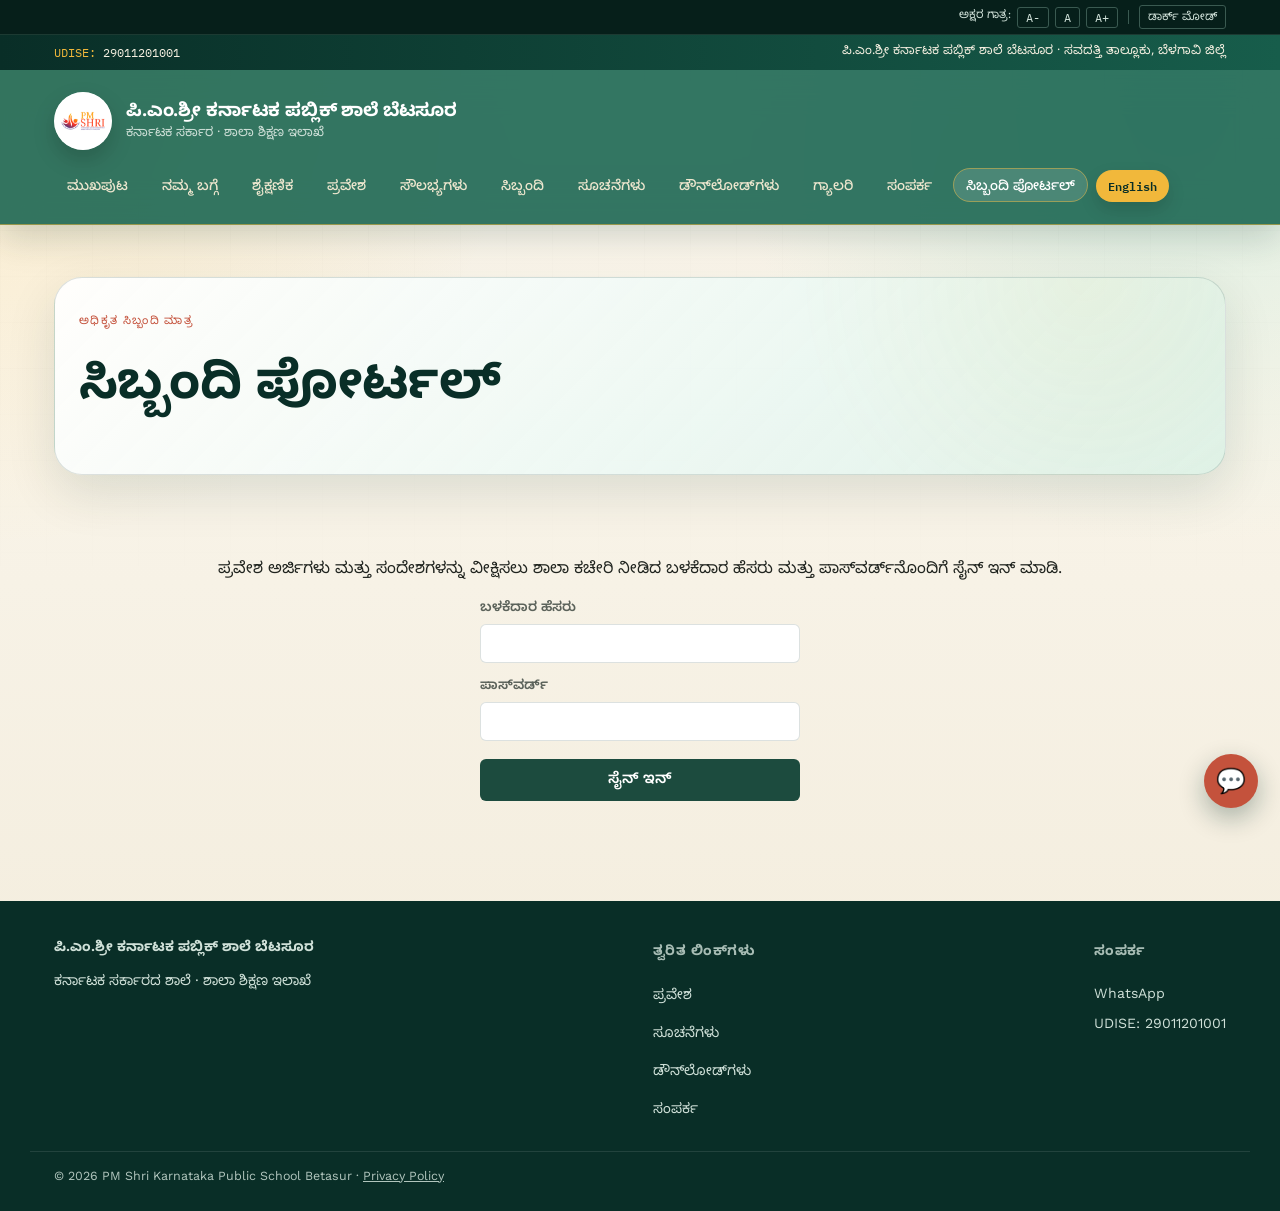
<file: staff-portal.html>
<!DOCTYPE html>
<html lang="kn" data-lang="kn">
<head>
<script>(function(){try{var d=document.documentElement;var lang=localStorage.getItem('pmshri-lang');if(lang==='en'||lang==='kn')d.setAttribute('data-lang',lang);var fs=localStorage.getItem('pmshri-fontstep');if(fs!==null){var step=Math.max(-2,Math.min(3,parseInt(fs,10)||0));d.style.fontSize=(16+step*1.5)+'px';}if(localStorage.getItem('pmshri-theme')==='dark')d.classList.add('dark');}catch(e){}})();</script>
<meta charset="UTF-8">
<meta name="viewport" content="width=device-width, initial-scale=1.0">
<link rel="icon" href="icons/favicon-32.png" type="image/png">
<meta name="description" content="Staff Portal for PM Shri Karnataka Public School Betasur — authorised staff only.">
<meta name="robots" content="noindex, nofollow">
<title>Staff Portal | PM Shri Karnataka Public School Betasur</title>
<link rel="preconnect" href="https://fonts.googleapis.com">
<link href="https://fonts.googleapis.com/css2?family=Fraunces:opsz,wght@9..144,500;9..144,600;9..144,700&family=Work+Sans:wght@400;500;600&family=Noto+Sans+Kannada:wght@400;500;600&family=IBM+Plex+Mono:wght@400;500&display=swap" rel="stylesheet">
<link rel="stylesheet" href="styles.css">
<link rel="manifest" href="manifest.json">
<meta name="theme-color" content="#1C4B3E">
<link rel="apple-touch-icon" href="icons/apple-touch-icon.png">
<meta name="mobile-web-app-capable" content="yes">
<meta name="apple-mobile-web-app-capable" content="yes">
<meta name="apple-mobile-web-app-title" content="PMShri Betasur">
<style>
  .sp-signin{display:flex; flex-direction:column; align-items:center; gap:16px; padding:48px 16px; text-align:center;}
  .sp-hidden{display:none !important;}
  .sp-toolbar{display:flex; justify-content:space-between; align-items:center; flex-wrap:wrap; gap:12px; margin-bottom:20px;}
  .sp-user{font-size:0.85rem; color:var(--ink-soft);}
  .sp-signout{background:none; border:1px solid var(--line); border-radius:6px; padding:6px 12px; cursor:pointer; font-family:inherit; font-size:0.82rem;}
  .sp-section{margin-top:36px;}
  table.staff select{font-family:inherit; font-size:0.85rem; padding:4px 6px; border-radius:4px; border:1px solid var(--line);}
  .sp-empty{color:var(--ink-soft); font-size:0.9rem; padding:16px 0;}
  .sp-msg-body{white-space:pre-wrap; max-width:40ch;}
  .sp-error{color:var(--brick); font-weight:600; padding:12px 0; text-align:center;}
  .sp-login-form{display:flex; flex-direction:column; gap:14px; width:100%; max-width:320px; text-align:left;}
  .sp-login-form label{display:flex; flex-direction:column; gap:4px; font-size:0.85rem; font-weight:600; color:var(--ink-soft);}
  .sp-login-form input{font-family:inherit; font-size:1rem; padding:9px 10px; border-radius:6px; border:1px solid var(--line);}
  .sp-login-btn{margin-top:4px; background:var(--forest,#1C4B3E); color:#fff; border:none; border-radius:6px; padding:10px 14px; font-family:inherit; font-size:0.95rem; font-weight:600; cursor:pointer;}
  .sp-login-btn:disabled{opacity:0.6; cursor:default;}
  .sp-role-badge{display:inline-block; margin-left:8px; padding:2px 9px; border-radius:999px; font-size:0.72rem; font-weight:700; letter-spacing:0.02em; text-transform:uppercase; background:var(--forest,#1C4B3E); color:#fff; vertical-align:middle;}
  .sp-delete-btn{background:none; border:1px solid var(--brick); color:var(--brick); border-radius:6px; padding:4px 10px; font-family:inherit; font-size:0.78rem; cursor:pointer;}
  .sp-delete-btn:hover{background:var(--brick); color:#fff;}
  .sp-grade-header td{background:var(--paper-alt,#F4F1EA); font-weight:700; font-size:0.85rem; letter-spacing:0.01em; padding:9px 10px; border-top:2px solid var(--line);}
    .sp-toolbar-row{display:flex; flex-wrap:wrap; gap:10px; align-items:center; justify-content:space-between; margin-bottom:12px;}
  .sp-search-input{font-family:inherit; font-size:0.85rem; padding:6px 10px; border-radius:6px; border:1px solid var(--line); min-width:220px;}
  .sp-sort-select{font-family:inherit; font-size:0.85rem; padding:6px 8px; border-radius:6px; border:1px solid var(--line);}
  .sp-export-btn{background:none; border:1px solid var(--line); border-radius:6px; padding:6px 12px; font-family:inherit; font-size:0.82rem; cursor:pointer;}
  .sp-export-btn:hover{background:var(--paper-alt,#F4F1EA);}
  .sp-summary{font-size:0.85rem; color:var(--ink-soft); font-weight:600;}
</style>
</head>
<body>
<a class="skip-link" href="#main-content"><span class="t-en">Skip to main content</span><span class="t-kn">ಮುಖ್ಯ ವಿಷಯಕ್ಕೆ ಹೋಗಿ</span></a>

<div class="a11y-bar">
  <div class="wrap">
    <span class="t-en">Text size:</span><span class="t-kn">ಅಕ್ಷರ ಗಾತ್ರ:</span>
    <button onclick="changeFontSize(-1)" aria-label="Decrease text size">A-</button>
    <button onclick="resetFontSize()" aria-label="Reset text size">A</button>
    <button onclick="changeFontSize(1)" aria-label="Increase text size">A+</button>
    <span class="divider-y"></span>
    <button id="darkModeToggle" onclick="toggleDarkMode()" aria-pressed="false"><span class="t-en">Dark mode</span><span class="t-kn">ಡಾರ್ಕ್ ಮೋಡ್</span></button>
  </div>
</div>
<div class="topbar">
  <div class="wrap">
    <span><span class="tag">UDISE:</span> 29011201001</span>
    <span class="t-en">PM Shri Karnataka Public School Betasur &middot; Savadatti Taluk, Belagavi District</span>
    <span class="t-kn">ಪಿ.ಎಂ.ಶ್ರೀ ಕರ್ನಾಟಕ ಪಬ್ಲಿಕ್ ಶಾಲೆ ಬೆಟಸೂರ &middot; ಸವದತ್ತಿ ತಾಲ್ಲೂಕು, ಬೆಳಗಾವಿ ಜಿಲ್ಲೆ</span>
  </div>
</div>
<header class="main">
  <div class="wrap">
    <a class="brand" href="index.html">
      <img class="crest" src="images/pm-shri-logo.png" alt="PM Shri School Logo">
      <div>
        <h1><span class="t-en">PM Shri Karnataka Public School Betasur</span><span class="t-kn">ಪಿ.ಎಂ.ಶ್ರೀ ಕರ್ನಾಟಕ ಪಬ್ಲಿಕ್ ಶಾಲೆ ಬೆಟಸೂರ</span></h1>
        <p class="t-en">Government of Karnataka &middot; Dept. of School Education</p>
        <p class="t-kn">ಕರ್ನಾಟಕ ಸರ್ಕಾರ &middot; ಶಾಲಾ ಶಿಕ್ಷಣ ಇಲಾಖೆ</p>
      </div>
    </a>
    <nav>
      <button class="nav-toggle" onclick="toggleNav()" aria-label="Toggle menu" aria-expanded="false" aria-controls="mainNav"><span></span><span></span><span></span></button>
      <ul id="mainNav">
        <li><a class="" href="index.html"><span class="t-en">Home</span><span class="t-kn">ಮುಖಪುಟ</span></a></li>
<li><a class="" href="about.html"><span class="t-en">About</span><span class="t-kn">ನಮ್ಮ ಬಗ್ಗೆ</span></a></li>
<li><a class="" href="academics.html"><span class="t-en">Academics</span><span class="t-kn">ಶೈಕ್ಷಣಿಕ</span></a></li>
<li><a class="" href="admissions.html"><span class="t-en">Admissions</span><span class="t-kn">ಪ್ರವೇಶ</span></a></li>
<li><a class="" href="facilities.html"><span class="t-en">Facilities</span><span class="t-kn">ಸೌಲಭ್ಯಗಳು</span></a></li>
<li><a class="" href="staff.html"><span class="t-en">Staff</span><span class="t-kn">ಸಿಬ್ಬಂದಿ</span></a></li>
<li><a class="" href="notices.html"><span class="t-en">Notices</span><span class="t-kn">ಸೂಚನೆಗಳು</span></a></li>
<li><a class="" href="downloads.html"><span class="t-en">Downloads</span><span class="t-kn">ಡೌನ್‌ಲೋಡ್‌ಗಳು</span></a></li>
<li><a class="" href="gallery.html"><span class="t-en">Gallery</span><span class="t-kn">ಗ್ಯಾಲರಿ</span></a></li>
<li><a class="" href="contact.html"><span class="t-en">Contact</span><span class="t-kn">ಸಂಪರ್ಕ</span></a></li>
<li><a class="active" href="staff-portal.html"><span class="t-en">Staff Portal</span><span class="t-kn">ಸಿಬ್ಬಂದಿ ಪೋರ್ಟಲ್</span></a></li>

        <li><button id="langToggle" onclick="toggleLang()">English</button></li>
      </ul>
    </nav>
  </div>
</header>

<section id="main-content"><div class="wrap">
<div class="page-banner">
  <div class="wrap">
    <span class="eyebrow t-en">Authorised staff only</span><span class="eyebrow t-kn">ಅಧಿಕೃತ ಸಿಬ್ಬಂದಿ ಮಾತ್ರ</span>
    <h2><span class="t-en">Staff Portal</span><span class="t-kn">ಸಿಬ್ಬಂದಿ ಪೋರ್ಟಲ್</span></h2>
  </div>
</div>

<!-- Signed-out view -->
<div id="sp-signin" class="sp-signin">
  <p class="t-en">Sign in with the username and password the school office has given you to view admission applications and messages.</p>
  <p class="t-kn">ಪ್ರವೇಶ ಅರ್ಜಿಗಳು ಮತ್ತು ಸಂದೇಶಗಳನ್ನು ವೀಕ್ಷಿಸಲು ಶಾಲಾ ಕಚೇರಿ ನೀಡಿದ ಬಳಕೆದಾರ ಹೆಸರು ಮತ್ತು ಪಾಸ್‌ವರ್ಡ್‌ನೊಂದಿಗೆ ಸೈನ್ ಇನ್ ಮಾಡಿ.</p>
  <form id="sp-login-form" class="sp-login-form" autocomplete="on">
    <label>
      <span class="t-en">Username</span><span class="t-kn">ಬಳಕೆದಾರ ಹೆಸರು</span>
      <input type="text" id="sp-username" name="username" autocomplete="username" required>
    </label>
    <label>
      <span class="t-en">Password</span><span class="t-kn">ಪಾಸ್‌ವರ್ಡ್</span>
      <input type="password" id="sp-password" name="password" autocomplete="current-password" required>
    </label>
    <button type="submit" class="sp-login-btn"><span class="t-en">Sign in</span><span class="t-kn">ಸೈನ್ ಇನ್</span></button>
  </form>
  <p id="sp-login-error" class="sp-error sp-hidden"></p>
  <p id="sp-not-configured" class="sp-error sp-hidden">
    This page isn't connected yet — the school's tech volunteer needs to finish setup. See DEPLOYMENT_GUIDE.md, "Set up the Staff Portal".
  </p>
</div>

<!-- Signed-in view -->
<div id="sp-app" class="sp-hidden">
  <div class="sp-toolbar">
    <span class="sp-user t-en">Signed in as <strong id="sp-user-name"></strong><span id="sp-role-badge" class="sp-role-badge"></span></span>
    <span class="sp-user t-kn">ಸೈನ್ ಇನ್ ಆಗಿದೆ: <strong id="sp-user-name-kn"></strong></span>
    <button class="sp-signout" onclick="staffSignOut()"><span class="t-en">Sign out</span><span class="t-kn">ಸೈನ್ ಔಟ್</span></button>
  </div>

   <div id="sp-loading" class="skeleton-wrap">
    <div class="skeleton-row"></div>
    <div class="skeleton-row"></div>
    <div class="skeleton-row"></div>
    <div class="skeleton-row"></div>
  </div>
  <div id="sp-load-error" class="sp-error sp-hidden"></div>

  <div id="sp-data" class="sp-hidden">
        <h3><span class="t-en">Admission applications</span><span class="t-kn">ಪ್ರವೇಶ ಅರ್ಜಿಗಳು</span></h3>
    <div class="sp-toolbar-row">
      <input type="text" id="sp-app-search" class="sp-search-input" placeholder="Search by student or parent name...">
      <select id="sp-app-sort" class="sp-sort-select">
        <option value="grade">Group by grade</option>
        <option value="date">Sort by date</option>
        <option value="name">Sort by student name</option>
        <option value="status">Sort by status</option>
      </select>
      <span id="sp-app-summary" class="sp-summary"></span>
      <button type="button" class="sp-export-btn" onclick="exportApplicationsCSV()">Export CSV</button>
    </div>
    <div style="overflow-x:auto;">
      <table class="staff" id="sp-applications-table">
        <thead><tr>
          <th><span class="t-en">Submitted</span><span class="t-kn">ಸಲ್ಲಿಸಿದ ದಿನಾಂಕ</span></th>
          <th><span class="t-en">Student</span><span class="t-kn">ವಿದ್ಯಾರ್ಥಿ</span></th>
          <th><span class="t-en">Parent/Guardian</span><span class="t-kn">ಪೋಷಕರು</span></th>
          <th><span class="t-en">Contact</span><span class="t-kn">ಸಂಪರ್ಕ</span></th>
          <th><span class="t-en">Status</span><span class="t-kn">ಸ್ಥಿತಿ</span></th>
          <th id="sp-app-delete-th" class="sp-hidden"><span class="t-en">Delete</span><span class="t-kn">ಅಳಿಸಿ</span></th>
        </tr></thead>
        <tbody id="sp-applications-body"></tbody>
      </table>
      <p id="sp-applications-empty" class="sp-empty sp-hidden"><span class="t-en">No applications yet.</span><span class="t-kn">ಇನ್ನೂ ಯಾವುದೇ ಅರ್ಜಿಗಳಿಲ್ಲ.</span></p>
    </div>

    <div class="sp-section">
           <h3><span class="t-en">Contact messages</span><span class="t-kn">ಸಂಪರ್ಕ ಸಂದೇಶಗಳು</span></h3>
      <div class="sp-toolbar-row">
        <span></span>
        <button type="button" class="sp-export-btn" onclick="exportMessagesCSV()">Export CSV</button>
      </div>
      <div style="overflow-x:auto;">
        <table class="staff" id="sp-messages-table">
          <thead><tr>
            <th><span class="t-en">Submitted</span><span class="t-kn">ಸಲ್ಲಿಸಿದ ದಿನಾಂಕ</span></th>
            <th><span class="t-en">Name</span><span class="t-kn">ಹೆಸರು</span></th>
            <th><span class="t-en">Phone/Email</span><span class="t-kn">ಫೋನ್/ಇಮೇಲ್</span></th>
            <th><span class="t-en">Message</span><span class="t-kn">ಸಂದೇಶ</span></th>
            <th id="sp-msg-delete-th" class="sp-hidden"><span class="t-en">Delete</span><span class="t-kn">ಅಳಿಸಿ</span></th>
          </tr></thead>
          <tbody id="sp-messages-body"></tbody>
        </table>
        <p id="sp-messages-empty" class="sp-empty sp-hidden"><span class="t-en">No messages yet.</span><span class="t-kn">ಇನ್ನೂ ಯಾವುದೇ ಸಂದೇಶಗಳಿಲ್ಲ.</span></p>
      </div>
    </div>
  </div>
</div>

</div></section>

<footer>
  <div class="wrap footer-grid">
    <div class="footer-col">
      <strong><span class="t-en">PM Shri Karnataka Public School Betasur</span><span class="t-kn">ಪಿ.ಎಂ.ಶ್ರೀ ಕರ್ನಾಟಕ ಪಬ್ಲಿಕ್ ಶಾಲೆ ಬೆಟಸೂರ</span></strong>
      <p><span class="t-en">A Government of Karnataka school &middot; Dept. of School Education</span><span class="t-kn">ಕರ್ನಾಟಕ ಸರ್ಕಾರದ ಶಾಲೆ &middot; ಶಾಲಾ ಶಿಕ್ಷಣ ಇಲಾಖೆ</span></p>
    </div>
    <div class="footer-col">
      <h4><span class="t-en">Quick links</span><span class="t-kn">ತ್ವರಿತ ಲಿಂಕ್‌ಗಳು</span></h4>
      <a href="admissions.html"><span class="t-en">Admissions</span><span class="t-kn">ಪ್ರವೇಶ</span></a>
      <a href="notices.html"><span class="t-en">Notices</span><span class="t-kn">ಸೂಚನೆಗಳು</span></a>
      <a href="downloads.html"><span class="t-en">Downloads</span><span class="t-kn">ಡೌನ್‌ಲೋಡ್‌ಗಳು</span></a>
      <a href="contact.html"><span class="t-en">Contact</span><span class="t-kn">ಸಂಪರ್ಕ</span></a>
    </div>
    <div class="footer-col">
      <h4><span class="t-en">Contact</span><span class="t-kn">ಸಂಪರ್ಕ</span></h4>
      <a href="https://wa.me/919480597247" target="_blank" rel="noopener">WhatsApp</a>
      <span>UDISE: 29011201001</span>
    </div>
  </div>
    <div class="wrap footer-bottom">
    <span>&copy; 2026 PM Shri Karnataka Public School Betasur &middot; <a href="privacy.html" style="color:inherit;">Privacy Policy</a></span>
  </div>
</footer>

<script src="script.js"></script>
<script src="staff-portal.js"></script>
</body>
</html>
</file>
<file: styles.css>
:root{
  --bg: #F5F0E1;
  --bg-panel: #FFFFFF;
  --ink: #26261F;
  --ink-soft: #55534A;
  --green: #1C4B3E;
  --green-deep: #123029;
  --mustard: #D9A441;
  --brick: #A64B3B;
  --line: #DCD3B8;
  --radius: 4px;
}
*{box-sizing:border-box; margin:0; padding:0;}
body{
  background:var(--bg);
  color:var(--ink);
  font-family:'Work Sans', sans-serif;
  line-height:1.55;
}
h1,h2,h3{
  font-family:'Fraunces', serif;
  color:var(--green-deep);
  letter-spacing:-0.01em;
}
a{color:inherit;}
.eyebrow{
  font-family:'IBM Plex Mono', monospace;
  font-size:0.72rem;
  letter-spacing:0.12em;
  text-transform:uppercase;
  color:var(--brick);
  display:block;
  margin-bottom:8px;
}
.placeholder{
  background:#FBF3DD;
  border:1px dashed var(--mustard);
  color:#8a6d1f;
  font-family:'IBM Plex Mono', monospace;
  font-size:0.8rem;
  padding:2px 6px;
  border-radius:3px;
}
.wrap{width:100%; max-width:1180px; margin:0 auto; padding:0 24px;}

/* Skip link (keyboard/screen-reader users can jump past the header) */
.skip-link{
  position:absolute; top:-48px; left:8px; z-index:1000;
  background:var(--green-deep); color:#fff; padding:10px 16px;
  border-radius:0 0 6px 6px; font-family:'IBM Plex Mono', monospace; font-size:0.85rem;
  text-decoration:none; transition:top 0.15s ease;
}
.skip-link:focus{top:0;}

/* Consistent, visible keyboard focus outline everywhere */
a:focus-visible, button:focus-visible, input:focus-visible, textarea:focus-visible, select:focus-visible{
  outline:2px solid var(--mustard); outline-offset:2px; border-radius:2px;
}

/* Language toggling — pure CSS, no storage */
html[data-lang="en"] .t-kn{display:none;}
html[data-lang="kn"] .t-en{display:none;}
.t-kn{font-family:'Noto Sans Kannada','Work Sans',sans-serif;}

/* Top strip */
.topbar{
  background:var(--green-deep);
  color:#F5F0E1;
  font-family:'IBM Plex Mono', monospace;
  font-size:0.78rem;
  padding:8px 0;
}
.topbar .wrap{display:flex; justify-content:space-between; flex-wrap:wrap; gap:6px;}
.topbar span.tag{color:var(--mustard);}

/* Accessibility toolbar (govt-site convention: font size + contrast controls) */
.a11y-bar{
  background:#0E2620;
  color:#CFE0D8;
  font-family:'IBM Plex Mono', monospace;
  font-size:0.72rem;
  padding:5px 0;
  border-bottom:1px solid #1c3a32;
}
.a11y-bar .wrap{display:flex; justify-content:flex-end; align-items:center; gap:6px;}
.a11y-bar button{
  background:none; border:1px solid #3a5a51; color:#CFE0D8;
  font-family:'IBM Plex Mono', monospace; font-size:0.72rem;
  padding:2px 8px; border-radius:3px; cursor:pointer;
}
.a11y-bar button:hover{background:#1c3a32;}
.a11y-bar button[aria-pressed="true"]{background:var(--mustard); color:var(--green-deep); border-color:var(--mustard); font-weight:600;}
.a11y-bar span.divider-y{border-left:1px solid #3a5a51; height:14px; margin:0 4px;}

/* Marquee ticker */
.ticker{
  background:var(--mustard);
  color:var(--green-deep);
  padding:7px 0;
  overflow:hidden;
  white-space:nowrap;
  border-bottom:1px solid #c69333;
}
.ticker .wrap{display:flex; align-items:center; gap:12px; overflow:hidden;}
.ticker-label{
  font-family:'IBM Plex Mono', monospace; font-size:0.72rem; font-weight:700;
  background:var(--brick); color:#fff; padding:3px 10px; border-radius:3px;
  flex-shrink:0; text-transform:uppercase; letter-spacing:0.05em;
}
.ticker-track{
  display:inline-block;
  font-size:0.86rem; font-weight:500;
  animation: ticker-scroll 28s linear infinite;
  padding-left:100%;
}
.ticker:hover .ticker-track{animation-play-state:paused;}
@keyframes ticker-scroll{
  0%{transform:translateX(0);}
  100%{transform:translateX(-100%);}
}
@media (prefers-reduced-motion: reduce){
  .ticker-track{animation:none; padding-left:0;}
  .wa-float{transition:none;}
}

/* Sidebar layout for inner pages */
.with-sidebar{display:grid; grid-template-columns:2.2fr 1fr; gap:28px; align-items:start;}
.sidebar-widget{
  background:var(--bg-panel);
  border:1px solid var(--line);
  border-radius:var(--radius);
  padding:18px;
  margin-bottom:18px;
}
.sidebar-widget h3{font-size:0.95rem; margin-bottom:10px;}
.sidebar-widget ul{list-style:none;}
.sidebar-widget li{padding:8px 0; border-bottom:1px solid var(--line); font-size:0.86rem;}
.sidebar-widget li:last-child{border-bottom:none;}
.sidebar-widget a.ext{color:var(--green); font-weight:500; text-decoration:none;}
.sidebar-widget a.ext:hover{text-decoration:underline;}
.sidebar-widget .mini-date{font-family:'IBM Plex Mono', monospace; color:var(--brick); font-size:0.72rem; display:block;}

/* Dark mode (accessibility toggle). Applied to <> (not <body>) so
   the preference-sync script in <head> can switch it on before first
   paint, with no flash on page navigation. Overrides the core palette
   variables plus every hardcoded light-background spot below, so the
   whole site — not just text color — stays readable in dark mode. */
html.dark{
  --bg:#12181B; --bg-panel:#1B2226; --ink:#EDEFEA; --ink-soft:#B7C0BB;
  --green:#3E9C7E; --green-deep:#0E1A17; --mustard:#F1B83B; --brick:#E08669;
  --sky:#1D2C29; --mint:#22332E; --line:rgba(255,255,255,.14);
  --shadow-soft:0 18px 50px rgba(0,0,0,.45); --shadow-card:0 12px 32px rgba(0,0,0,.4);
}
html.dark h1,html.dark h2,html.dark h3{color:var(--ink);}
html.dark .hero-stats b{color:var(--ink);}
html.dark .apply-status-ok{color:var(--green);}
html.dark body{
  background: linear-gradient(180deg,#0F1518 0%, var(--bg) 48%, #0B1012 100%);
}
html.dark body::before{opacity:.14;}
html.dark .placeholder{background:#2A2410; color:#F1B83B; border-color:var(--mustard);}
html.dark .card,html.dark .sidebar-widget{background:rgba(255,255,255,.05);}
html.dark section.alt .card{background:rgba(255,255,255,.03);}
html.dark .card:hover,html.dark .sidebar-widget:hover{border-color:rgba(241,184,59,.35); box-shadow:0 22px 52px rgba(0,0,0,.5);}
html.dark .page-banner{
  background:
    linear-gradient(135deg,rgba(255,255,255,.04),rgba(34,51,46,.55)),
    radial-gradient(circle at 88% 0%,rgba(241,184,59,.14),transparent 18rem);
}
html.dark .hero{
  background:
    radial-gradient(circle at 78% 18%, rgba(241,184,59,.14), transparent 18rem),
    linear-gradient(135deg, rgba(255,255,255,.04), rgba(34,51,46,.5));
}
html.dark .hero p.lede{color:var(--ink-soft);}
html.dark .hero-photo,html.dark .ph{background:repeating-linear-gradient(135deg,#232b2e,#232b2e 10px,#1b2124 10px,#1b2124 20px);}
html.dark .hero-photo::before{background:rgba(20,26,28,.86); border-color:rgba(255,255,255,.12); color:#F5F0E1;}
html.dark .hero-badge{background:rgba(255,255,255,.06); color:#F5F0E1;}
html.dark .hero-stats div{background:rgba(255,255,255,.05); border-color:rgba(255,255,255,.1);}
html.dark .signature-item{background:linear-gradient(145deg,rgba(255,255,255,.06),rgba(34,51,46,.5));}
html.dark .signature-item strong{color:#F5F0E1;}
html.dark .timeline-step{background:rgba(255,255,255,.05);}
html.dark .btn-wow.secondary{background:rgba(255,255,255,.08); color:#F5F0E1; border-color:rgba(255,255,255,.16);}
html.dark table.staff{background:rgba(255,255,255,.04);}
html.dark table.staff th{background:rgba(255,255,255,.06);}
html.dark .gallery-grid .ph{background:linear-gradient(135deg,#2a2b1e,#1d2f29); color:#e6c878;}
html.dark .map-ph{background:#2a2b1e; color:#e6c878;}
html.dark .contact-form input,html.dark .contact-form textarea,
html.dark .apply-form input,html.dark .apply-form select,html.dark .apply-form textarea{
  background:#1B2226; color:var(--ink); border-color:rgba(255,255,255,.16);
}
html.dark .pdf-modal-inner{background:#1B2226;}
html.dark .crest{background:#fff;}
html.dark ::selection{background:var(--mustard); color:#12181B;}
html.dark nav a{color:#DDE6E0;}
@media (max-width:760px){
  html.dark nav ul{background:rgba(20,26,28,.97);}
  html.dark nav a{color:#F5F0E1;}
}

/* PDF preview modal */
.dl-row{display:flex; align-items:center; justify-content:space-between; gap:14px; flex-wrap:wrap;}
.dl-actions{display:flex; gap:8px; flex-shrink:0;}
.dl-actions button, .dl-actions a{
  font-family:'IBM Plex Mono', monospace; font-size:0.74rem;
  padding:5px 12px; border-radius:3px; text-decoration:none;
  border:1px solid var(--green); cursor:pointer;
}
.dl-actions button.preview-btn{background:var(--green); color:#fff; border-color:var(--green);}
.dl-actions button.preview-btn:hover{background:var(--green-deep);}
.dl-actions a.download-btn{background:none; color:var(--green); }
.dl-actions a.download-btn:hover{background:var(--bg);}

.pdf-modal{
  display:none;
  position:fixed; inset:0; z-index:200;
  background:rgba(18,48,41,0.7);
  align-items:center; justify-content:center;
  padding:24px;
}
.pdf-modal.open{display:flex;}
.pdf-modal-inner{
  background:#fff; border-radius:6px; width:100%; max-width:900px; height:85vh;
  display:flex; flex-direction:column; overflow:hidden;
}
.pdf-modal-header{
  display:flex; justify-content:space-between; align-items:center;
  padding:12px 16px; background:var(--green-deep); color:#fff;
}
.pdf-modal-header span{font-family:'IBM Plex Mono', monospace; font-size:0.82rem;}
.pdf-modal-header button{
  background:none; border:1px solid #fff; color:#fff; border-radius:3px;
  padding:4px 10px; cursor:pointer; font-family:'IBM Plex Mono', monospace;
}
.pdf-modal-body{flex:1;}
.pdf-modal-body iframe{width:100%; height:100%; border:none;}
.pdf-modal-empty{
  display:flex; align-items:center; justify-content:center; height:100%;
  color:var(--ink-soft); font-family:'IBM Plex Mono', monospace; font-size:0.85rem;
  text-align:center; padding:20px;
}

/* Header */
header.main{
  background:var(--green);
  color:#F5F0E1;
  padding:22px 0;
  position:sticky; top:0; z-index:50;
  border-bottom:3px solid var(--mustard);
}
header.main .wrap{display:flex; align-items:center; justify-content:space-between; gap:20px; flex-wrap:wrap;}
.brand{display:flex; align-items:center; gap:14px; text-decoration:none;}
.crest{
  width:56px; height:56px;
  border-radius:50%;
  background:#fff;
  display:flex; align-items:center; justify-content:center;
  object-fit:contain;
  padding:4px;
  flex-shrink:0;
  box-shadow:0 0 0 2px var(--mustard);
}
.brand h1{color:#fff; font-size:1.15rem; line-height:1.25;}
.brand p{font-size:0.8rem; color:#CFE0D8;}
nav ul{display:flex; gap:18px; list-style:none; flex-wrap:wrap; align-items:center;}
nav a{font-size:0.88rem; font-weight:500; text-decoration:none; color:#EDE6CE; border-bottom:2px solid transparent; padding-bottom:2px;}
nav a:hover, nav a.active{border-color:var(--mustard); color:#fff;}

/* Language switch button */
#langToggle{
  font-family:'IBM Plex Mono', monospace;
  font-size:0.78rem;
  background:var(--mustard);
  color:var(--green-deep);
  border:none;
  padding:6px 12px;
  border-radius:20px;
  cursor:pointer;
  font-weight:600;
}
#langToggle:hover{background:#e8b862;}

/* Page hero banner (used on inner pages) */
.page-banner{
  background:var(--bg-panel);
  border-bottom:1px solid var(--line);
  padding:36px 0;
}
.page-banner h2{font-size:1.8rem;}
.page-banner p{color:var(--ink-soft); max-width:60ch; margin-top:6px;}

section{padding:52px 0;}
section.alt{background:var(--bg-panel); border-top:1px solid var(--line); border-bottom:1px solid var(--line);}
section h2{font-size:1.5rem; margin-bottom:6px;}
.section-lede{color:var(--ink-soft); max-width:65ch; margin-bottom:28px;}

.divider{
  height:14px;
  background-image: radial-gradient(circle, var(--mustard) 3px, transparent 3.5px);
  background-size: 22px 22px;
  background-position: center;
  opacity:0.6;
}

.grid-3{display:grid; grid-template-columns:repeat(3,1fr); gap:20px;}
.grid-2{display:grid; grid-template-columns:repeat(2,1fr); gap:20px;}
.card{
  background:var(--bg-panel);
  border:1px solid var(--line);
  border-radius:var(--radius);
  padding:20px;
}
section.alt .card{background:var(--bg);}
.card h3{font-size:1.02rem; margin-bottom:8px;}
.card p{font-size:0.92rem; color:var(--ink-soft);}
.doc-list{font-size:0.92rem; color:var(--ink-soft); padding-left:1.15em; display:flex; flex-direction:column; gap:6px;}
.doc-list li{padding-left:4px;}

/* Home hero */
.hero{background:var(--bg-panel); border-bottom:1px solid var(--line); padding:56px 0;}
.hero .wrap{display:grid; grid-template-columns:1.3fr 1fr; gap:36px; align-items:center;}
.hero h2{font-size:2.1rem; font-weight:600; margin-bottom:12px;}
.hero p.lede{color:var(--ink-soft); font-size:1.02rem; max-width:46ch;}
.hero-stats{display:flex; gap:22px; margin-top:22px; flex-wrap:wrap;}
.hero-stats div{border-left:3px solid var(--mustard); padding-left:12px;}
.hero-stats b{display:block; font-family:'Fraunces', serif; font-size:1.3rem; color:var(--green-deep);}
.hero-stats span{font-size:0.76rem; color:var(--ink-soft);}
.hero-photo, .ph{
  background:repeating-linear-gradient(135deg, #E9E0BF, #E9E0BF 10px, #E2D7AE 10px, #E2D7AE 20px);
  border:1px solid var(--line);
  border-radius:var(--radius);
}
.hero-photo{
    aspect-ratio:20/9;
  overflow:hidden;
}
.hero-photo img{width:100%; height:auto; display:block;}
table.staff{width:100%; border-collapse:collapse; font-size:0.92rem;}
table.staff th, table.staff td{text-align:left; padding:10px 12px; border-bottom:1px solid var(--line);}
table.staff th{font-family:'IBM Plex Mono', monospace; font-size:0.7rem; text-transform:uppercase; letter-spacing:0.06em; color:var(--brick);}

.notice-list{list-style:none;}
.notice-list li{display:flex; gap:16px; padding:14px 0; border-bottom:1px solid var(--line); font-size:0.92rem;}
.notice-date{font-family:'IBM Plex Mono', monospace; color:var(--green); font-size:0.8rem; flex-shrink:0; width:110px;}

.gallery-grid{display:grid; grid-template-columns:repeat(4,1fr); gap:14px;}
.gallery-grid .ph{
  aspect-ratio:1;
  display:flex; align-items:center; justify-content:center; text-align:center;
  font-family:'IBM Plex Mono', monospace; font-size:0.66rem; color:#8a6d1f; padding:6px;
}

.contact-grid{display:grid; grid-template-columns:1fr 1fr; gap:30px;}
.contact-grid dt{font-family:'IBM Plex Mono', monospace; font-size:0.7rem; text-transform:uppercase; color:var(--brick); margin-top:14px;}
.contact-grid dd{font-size:0.96rem; margin-bottom:2px;}
.map-ph{
  background:#E2D7AE; border:1px solid var(--line); border-radius:var(--radius);
  height:100%; min-height:220px; display:flex; align-items:center; justify-content:center;
  font-family:'IBM Plex Mono', monospace; font-size:0.78rem; color:#8a6d1f; text-align:center; padding:20px;
}
.map-embed{
  border:1px solid var(--line); border-radius:var(--radius); overflow:hidden; height:100%; min-height:220px;
}
.map-embed iframe{display:block; width:100%; height:100%; min-height:220px;}

footer{background:var(--green-deep); color:#CFE0D8; padding:26px 0; font-size:0.8rem;}
footer .wrap{display:flex; justify-content:space-between; flex-wrap:wrap; gap:10px;}

.contact-form{display:flex; flex-direction:column; gap:14px; max-width:480px; margin-top:12px;}
.contact-form label{display:flex; flex-direction:column; gap:6px; font-size:0.85rem; color:var(--ink-soft);}
.contact-form input, .contact-form textarea{
  font-family:'Work Sans', sans-serif; font-size:0.95rem; padding:10px 12px;
  border:1px solid var(--line); border-radius:6px; background:#fff; color:var(--ink);
}
.contact-form input:focus, .contact-form textarea:focus{outline:2px solid var(--green); outline-offset:1px;}
.contact-form button{align-self:flex-start; border:none; cursor:pointer;}
.helpline-list{list-style:none; padding:0; display:flex; flex-wrap:wrap; gap:10px 28px; margin-top:10px;}
.helpline-list li{font-size:0.92rem;}
.helpline-list a{color:var(--brick); font-weight:600; text-decoration:none;}

.nav-toggle{
  display:none; flex-direction:column; justify-content:center; gap:5px;
  width:38px; height:34px; border:none; background:transparent; cursor:pointer; padding:0;
}
.nav-toggle span{display:block; width:100%; height:2.5px; background:var(--green-deep); border-radius:2px;}

@media (max-width:760px){
    .dl-row{
    flex-direction:column;
    align-items:flex-start;
    gap:10px;
    padding:14px 0;
  }
  .dl-actions{
    width:100%;
  }
  .dl-actions button, .dl-actions a{
    flex:1;
    text-align:center;
  }
  .hero .wrap{grid-template-columns:1fr;}
  .grid-3{grid-template-columns:1fr;}
  .grid-2{grid-template-columns:1fr;}
  .gallery-grid{grid-template-columns:repeat(2,1fr);}
  .contact-grid{grid-template-columns:1fr;}
  header.main .wrap{flex-direction:row; align-items:center; justify-content:space-between; flex-wrap:nowrap;}
  .with-sidebar{grid-template-columns:1fr;}

  .brand{flex:1; min-width:0;}
  .brand h1{font-size:0.95rem; line-height:1.2;}
  .brand p{display:none;}

  .nav-toggle{display:flex;}
  nav{width:auto; margin-left:auto; flex-shrink:0;}
    nav ul{
    display:none; flex-direction:column; align-items:stretch; gap:2px;
    position:absolute; left:12px; right:12px; top:calc(100% + 10px);
    background:var(--bg-panel); border-radius:14px; border:1px solid var(--line);
    box-shadow:0 16px 32px rgba(0,0,0,0.18); z-index:400; padding:8px;
    animation: nav-drop-in 0.22s ease;
  }
  @keyframes nav-drop-in{ from{ opacity:0; transform:translateY(-8px); } to{ opacity:1; transform:translateY(0); } }
  nav ul.open{display:flex;}
  nav ul li{width:100%;}
  nav ul li:not(:last-child){border-bottom:1px solid var(--line);}
  nav ul li a, nav ul li button{
    display:flex; align-items:center; justify-content:space-between;
    width:100%; padding:13px 14px; box-sizing:border-box;
    border-radius:8px; font-size:0.95rem; font-weight:500;
    color:var(--ink); transition:background 0.15s ease;
  }
  nav ul li a:active, nav ul li button:active,
  nav ul li a:hover, nav ul li button:hover{
    background:var(--green-deep); color:#fff;
  }
  nav ul li a.active{
    background:var(--green); color:#fff; font-weight:600;
  }
  nav ul li a::after{
    content:"›"; opacity:0.4; font-size:1.1rem; margin-left:8px;
  }
  nav ul li a.active::after, nav ul li a:hover::after{ opacity:0.9; }
  nav ul li:last-child{ border-bottom:none; margin-top:4px; padding-top:4px; border-top:1px solid var(--line); }
  nav ul li button#langToggle{
    background:var(--mustard); color:var(--ink); font-weight:700; justify-content:center;
  }
  nav ul li button#langToggle:hover{ background:var(--mustard); color:var(--ink); opacity:0.9; }
  header.main{position:relative;}
}

@media (max-width:420px){
  .gallery-grid{grid-template-columns:1fr;}
}

.apply-form{display:flex; flex-direction:column; gap:14px; max-width:560px; margin-top:16px;}
.apply-form .form-row{display:flex; gap:14px; flex-wrap:wrap;}
.apply-form .form-row > label{flex:1 1 220px;}
.apply-form label{display:flex; flex-direction:column; gap:6px; font-size:0.85rem; color:var(--ink-soft);}
.apply-form input, .apply-form select, .apply-form textarea{
  font-family:'Work Sans', sans-serif; font-size:0.95rem; padding:10px 12px;
  border:1px solid var(--line); border-radius:6px; background:#fff; color:var(--ink); width:100%;
}
.apply-form input:focus, .apply-form select:focus, .apply-form textarea:focus{outline:2px solid var(--green); outline-offset:1px;}
.apply-form button{align-self:flex-start; border:none; cursor:pointer;}
.apply-form button:disabled{opacity:0.6; cursor:wait;}
.apply-status{font-size:0.9rem; min-height:1.2em;}
.apply-status-ok{color:var(--green-deep); font-weight:600;}
.apply-status-error{color:var(--brick); font-weight:600;}
.hp-field{position:absolute !important; left:-9999px !important; top:auto; width:1px; height:1px; overflow:hidden;}

.wa-float{
  position:fixed; bottom:22px; right:22px; z-index:500;
  width:56px; height:56px; border-radius:50%;
  background:#25D366; display:flex; align-items:center; justify-content:center;
  box-shadow:0 4px 14px rgba(0,0,0,0.25);
  transition:transform 0.15s ease;
}
.wa-float:hover{transform:scale(1.08);}
@media print{
  .topbar, .a11y-bar, .ticker, header.main, nav, aside, footer, .wa-float, .map-embed, .pdf-modal{display:none !important;}
  body{background:#fff; color:#000;}
  .wrap{max-width:none; padding:0;}
  a{color:#000; text-decoration:underline;}
}


/* ------------------------------------------------------------------
   Innovation polish layer — premium, modern, accessible school look
   ------------------------------------------------------------------ */
:root{
  --bg:#F7F2E6;
  --bg-panel:rgba(255,255,255,.86);
  --ink:#20241F;
  --ink-soft:#5B625A;
  --green:#17634F;
  --green-deep:#092E27;
  --mustard:#F1B83B;
  --brick:#C4523C;
  --sky:#D9F2EA;
  --mint:#BFE6D6;
  --line:rgba(9,46,39,.14);
  --radius:20px;
  --shadow-soft:0 18px 50px rgba(9,46,39,.12);
  --shadow-card:0 12px 32px rgba(9,46,39,.10);
}
html{scroll-behavior:smooth;}
body{
  background:
    radial-gradient(circle at top left, rgba(241,184,59,.22), transparent 34rem),
    radial-gradient(circle at 92% 8%, rgba(191,230,214,.55), transparent 28rem),
    linear-gradient(180deg,#fffaf0 0%, var(--bg) 48%, #f2ebda 100%);
  overflow-x:hidden;
}
body::before{
  content:""; position:fixed; inset:0; pointer-events:none; z-index:-1; opacity:.34;
  background-image:linear-gradient(rgba(9,46,39,.05) 1px, transparent 1px),linear-gradient(90deg, rgba(9,46,39,.05) 1px, transparent 1px);
  background-size:46px 46px;
  mask-image:linear-gradient(to bottom, black, transparent 78%);
}
::selection{background:var(--mustard); color:var(--green-deep);}
.wrap{max-width:1220px;}
.a11y-bar,.topbar{position:relative; z-index:80;}
.a11y-bar{background:#061f1a;}
.topbar{background:linear-gradient(90deg,#092e27,#175d4b);}
header.main{
  top:0; background:rgba(23,99,79,.88); backdrop-filter:blur(18px); -webkit-backdrop-filter:blur(18px);
  box-shadow:0 12px 34px rgba(9,46,39,.18); border-bottom:1px solid rgba(241,184,59,.52);
}
.brand{position:relative;}
.crest{
  width:58px; height:58px; border-radius:50%;
  background:#fff;
  box-shadow:inset 0 0 0 1px rgba(255,255,255,.55),0 10px 22px rgba(0,0,0,.18);
  padding:5px; object-fit:contain;
}
nav ul{gap:8px;}
nav a{
  padding:8px 12px; border-radius:999px; border:1px solid transparent; transition:.2s ease;
}
nav a:hover, nav a.active{background:rgba(255,255,255,.13); border-color:rgba(241,184,59,.48); transform:translateY(-1px);}
#langToggle{box-shadow:0 8px 18px rgba(0,0,0,.14); transition:.2s ease;}
#langToggle:hover{transform:translateY(-1px);}
.ticker{background:linear-gradient(90deg,#f4c85b,#f1b83b,#ffd66c); border-bottom:none; box-shadow:0 10px 22px rgba(164,111,18,.12) inset;}
.ticker-label{border-radius:999px; box-shadow:0 8px 20px rgba(164,75,59,.18);}
section{position:relative;}
.page-banner{
  margin:0 0 28px; border:1px solid var(--line); border-radius:28px; overflow:hidden;
  background:
    linear-gradient(135deg,rgba(255,255,255,.92),rgba(217,242,234,.78)),
    radial-gradient(circle at 88% 0%,rgba(241,184,59,.42),transparent 18rem);
  box-shadow:var(--shadow-soft);
}
.page-banner h2{font-size:clamp(2rem,4vw,3.25rem);}
.page-banner p{font-size:1.02rem;}
.card,.sidebar-widget,.contact-form input,.contact-form textarea,.apply-form input,.apply-form select,.apply-form textarea,.map-embed,.map-ph,.pdf-modal-inner{
  border-radius:var(--radius);
}
.card,.sidebar-widget{
  background:rgba(255,255,255,.78); border:1px solid var(--line); box-shadow:var(--shadow-card);
  position:relative; overflow:hidden; transition:transform .24s ease, box-shadow .24s ease, border-color .24s ease;
}
.card::before,.sidebar-widget::before{
  content:""; position:absolute; inset:0 0 auto; height:4px; background:linear-gradient(90deg,var(--mustard),var(--mint),var(--brick)); opacity:.9;
}
.card:hover,.sidebar-widget:hover{transform:translateY(-5px); box-shadow:0 22px 52px rgba(9,46,39,.15); border-color:rgba(23,99,79,.24);}
.card h3{font-size:1.12rem;}
.card p{font-size:.95rem;}
.hero{
  border-bottom:none; padding:72px 0 62px; min-height:640px; display:flex; align-items:center;
  background:
    radial-gradient(circle at 78% 18%, rgba(241,184,59,.32), transparent 18rem),
    linear-gradient(135deg, rgba(255,255,255,.9), rgba(217,242,234,.72));
  overflow:hidden;
}
.hero::before{
  content:""; position:absolute; width:42rem; height:42rem; right:-17rem; top:-12rem; border-radius:999px;
  background:conic-gradient(from 180deg, rgba(241,184,59,.34), rgba(191,230,214,.54), rgba(196,82,60,.18), rgba(241,184,59,.34));
  filter:blur(6px); animation:slow-spin 24s linear infinite;
}
.hero::after{
  content:""; position:absolute; left:-8rem; bottom:-12rem; width:26rem; height:26rem; border-radius:999px;
  background:radial-gradient(circle,rgba(23,99,79,.12),transparent 68%);
}
.hero .wrap{grid-template-columns:minmax(0,1.06fr) minmax(360px,.94fr); gap:52px; position:relative; z-index:1;}
.hero h2{font-size:clamp(2.7rem,6vw,5.35rem); line-height:.96; letter-spacing:-.045em; margin:10px 0 18px; max-width:10.5ch;}
.hero h2 span{color:var(--brick); position:relative;}
.hero h2 span::after{content:""; position:absolute; left:0; right:0; bottom:.06em; height:.16em; background:rgba(241,184,59,.58); z-index:-1; border-radius:999px;}
.hero p.lede{font-size:1.08rem; max-width:62ch; color:#414942;}
.hero-actions{display:flex; gap:12px; flex-wrap:wrap; margin:26px 0 6px;}
.btn-wow{
  display:inline-flex; align-items:center; gap:9px; min-height:44px; padding:12px 18px; border-radius:999px;
  background:linear-gradient(135deg,var(--green),var(--green-deep)); color:#fff; text-decoration:none; font-weight:700;
  box-shadow:0 14px 28px rgba(9,46,39,.22); border:1px solid rgba(255,255,255,.18); transition:.22s ease;
}
.btn-wow.secondary{background:rgba(255,255,255,.66); color:var(--green-deep); border-color:rgba(23,99,79,.22); box-shadow:0 10px 24px rgba(9,46,39,.10);}
.btn-wow:hover{transform:translateY(-2px); box-shadow:0 18px 34px rgba(9,46,39,.26);}
.hero-badges{display:flex; flex-wrap:wrap; gap:10px; margin:16px 0 0;}
.hero-badge{
  display:inline-flex; align-items:center; gap:8px; padding:8px 12px; border-radius:999px; background:rgba(255,255,255,.7);
  border:1px solid var(--line); color:var(--green-deep); font-size:.82rem; font-weight:700; box-shadow:0 8px 20px rgba(9,46,39,.08);
}
.hero-badge i{width:9px; height:9px; border-radius:999px; background:var(--mustard); box-shadow:0 0 0 5px rgba(241,184,59,.18);}
.hero-stats{display:grid; grid-template-columns:repeat(3,minmax(0,1fr)); gap:12px; margin-top:26px;}
.hero-stats div{border:1px solid rgba(9,46,39,.12); border-left:0; border-radius:18px; padding:14px; background:rgba(255,255,255,.72); box-shadow:0 10px 24px rgba(9,46,39,.08);}
.hero-stats b{font-size:1.45rem;}
.hero-photo{
  border-radius:34px; border:1px solid rgba(255,255,255,.66); box-shadow:0 30px 70px rgba(9,46,39,.24); position:relative;
  overflow:visible; background:none;
}
.hero-photo{
  transition: transform .3s ease;
}
.hero-photo:hover{
  transform: rotate(1.5deg) scale(1.06);
}
.hero-photo img{border-radius:34px; filter:saturate(1.07) contrast(1.04);}
.hero-photo::before{
  content:"Learning that rises"; position:absolute; left:-22px; bottom:24px; z-index:2;
  background:rgba(255,255,255,.84); backdrop-filter:blur(12px); border:1px solid rgba(255,255,255,.7); border-radius:18px;
  padding:12px 16px; color:var(--green-deep); font-family:'IBM Plex Mono',monospace; font-size:.72rem; text-transform:uppercase; letter-spacing:.08em;
  box-shadow:0 18px 38px rgba(9,46,39,.16);
}
.hero-photo::after{
  content:""; position:absolute; inset:-18px; border:2px dashed rgba(241,184,59,.82); border-radius:44px; z-index:-1; animation:floaty 5s ease-in-out infinite;
}
.signature-strip{padding:28px 0 0; margin-top:-28px; position:relative; z-index:4;}
.signature-strip .wrap{display:grid; grid-template-columns:repeat(4,1fr); gap:16px;}
.signature-item{background:linear-gradient(145deg,#fff,rgba(217,242,234,.82)); border:1px solid var(--line); border-radius:22px; padding:20px; box-shadow:var(--shadow-card);}
.signature-item strong{display:block; font-family:'Fraunces',serif; font-size:1.4rem; color:var(--green-deep);}
.signature-item span{display:block; color:var(--ink-soft); font-size:.88rem; margin-top:4px;}
.innovation-zone{padding:64px 0;}
.innovation-head{display:flex; justify-content:space-between; align-items:end; gap:24px; margin-bottom:24px;}
.innovation-head h2{font-size:clamp(2rem,4vw,3.35rem); line-height:1; max-width:12ch;}
.innovation-head p{max-width:54ch; color:var(--ink-soft);}
.feature-card{min-height:230px; padding:24px;}
.feature-icon{width:48px; height:48px; border-radius:16px; display:flex; align-items:center; justify-content:center; background:linear-gradient(135deg,var(--mustard),#ffe396); color:var(--green-deep); font-weight:800; margin-bottom:18px; box-shadow:0 12px 24px rgba(241,184,59,.22);}
.timeline-wow{display:grid; grid-template-columns:repeat(4,1fr); gap:14px; margin-top:18px; counter-reset:step;}
.timeline-step{counter-increment:step; background:rgba(255,255,255,.75); border:1px solid var(--line); border-radius:22px; padding:20px; position:relative; box-shadow:var(--shadow-card);}
.timeline-step::before{content:counter(step, decimal-leading-zero); display:inline-flex; margin-bottom:14px; color:var(--brick); font-family:'IBM Plex Mono',monospace; font-weight:700;}
.principal-note{background:linear-gradient(135deg,var(--green-deep),#17634f); color:#f7f2e6; border-radius:32px; padding:34px; box-shadow:0 30px 70px rgba(9,46,39,.22); position:relative; overflow:hidden;}
.principal-note::after{content:""; position:absolute; right:-80px; bottom:-100px; width:260px; height:260px; border-radius:999px; background:rgba(241,184,59,.2);}
.principal-note h2,.principal-note h3{color:#fff;}
.principal-note p{color:#dcece6; max-width:74ch;}
.divider{height:18px; opacity:.9; background-image:radial-gradient(circle,rgba(23,99,79,.4) 2px,transparent 3px);}
.sidebar-widget a.ext,.card a.ext{color:var(--green); font-weight:700; text-underline-offset:3px;}
table.staff{overflow:hidden; border-radius:18px; box-shadow:var(--shadow-card); background:#fff;}
table.staff th{background:#eff8f4;}
.gallery-grid .ph{border-radius:22px; transition:.2s ease; background:linear-gradient(135deg,#efe5c3,#d9f2ea);}
.gallery-grid .ph:hover{transform:scale(1.03) rotate(-1deg);}
.contact-form input,.contact-form textarea,.apply-form input,.apply-form select,.apply-form textarea{border-color:rgba(9,46,39,.18); box-shadow:0 6px 16px rgba(9,46,39,.05);}
.contact-form button,.apply-form button,.home-btn{border-radius:999px!important; background:linear-gradient(135deg,var(--green),var(--green-deep))!important; color:#fff!important; padding:12px 20px!important; font-weight:700!important; box-shadow:0 14px 28px rgba(9,46,39,.18)!important;}
.wa-float{box-shadow:0 18px 34px rgba(37,211,102,.34);}
.reveal-on-scroll{opacity:0; transform:translateY(22px); transition:opacity .7s ease, transform .7s ease;}
.reveal-on-scroll.in-view{opacity:1; transform:none;}
@keyframes slow-spin{to{transform:rotate(360deg);}}
@keyframes floaty{0%,100%{transform:translateY(0) rotate(-1deg);}50%{transform:translateY(-10px) rotate(1deg);}}
@media (max-width:980px){
  .hero .wrap{grid-template-columns:1fr;}
  .hero h2{max-width:14ch;}
  .signature-strip .wrap,.timeline-wow{grid-template-columns:repeat(2,1fr);}
  .innovation-head{display:block;}
}
@media (max-width:760px){
  .hero{padding:52px 0; min-height:auto;}
  .hero-stats{grid-template-columns:repeat(2,1fr);}
  .hero-photo{transform:none;}
  .hero-photo::before{left:14px; bottom:14px;}
  .signature-strip .wrap,.timeline-wow{grid-template-columns:1fr;}
  nav ul{background:rgba(255,255,255,.96); backdrop-filter:blur(14px);}
  nav a{color:var(--green-deep); border-radius:14px;}
  .nav-toggle span{background:#fff;}
}
@media (max-width:520px){.hero-stats{grid-template-columns:1fr}.hero-actions .btn-wow{width:100%; justify-content:center;}.principal-note{padding:24px; border-radius:24px;}}
@media (prefers-reduced-motion:reduce){*,*::before,*::after{animation:none!important; transition:none!important; scroll-behavior:auto!important;}.reveal-on-scroll{opacity:1; transform:none;}}
@media (max-width:760px){
  .topbar{display:none;}
  .a11y-bar{font-size:0.65rem; padding:3px 0;}
  .a11y-bar button{padding:1px 6px;}
}
.achievements-list{list-style:none; margin-top:8px;padding-left:0;}
.achievements-list li{padding:8px 0; border-bottom:1px solid var(--line); display:flex; gap:10px; align-items:baseline; font-size:0.9rem;}
.achievements-list li:last-child{border-bottom:none;}

.staff-cards{display:grid; grid-template-columns:repeat(auto-fill,minmax(200px,1fr)); gap:18px; margin-top:16px;}
.staff-card{background:var(--bg-panel); border:1px solid var(--line); border-radius:12px; padding:18px; text-align:center;}
.staff-card img{width:88px; height:88px; border-radius:50%; object-fit:cover; margin-bottom:10px;}
.staff-card h4{font-size:0.95rem; margin-bottom:4px;}
.staff-card p{font-size:0.82rem; color:var(--ink-soft); margin:0;}

.faq-item{border:1px solid var(--line); border-radius:8px; padding:12px 16px; margin-bottom:10px; background:var(--bg-panel);}
.faq-item summary{cursor:pointer; font-weight:600;}
.faq-item p{margin-top:8px; color:var(--ink-soft);}

.btn-spinner{display:inline-block; width:14px; height:14px; border:2px solid rgba(255,255,255,.4); border-top-color:#fff; border-radius:50%; animation:spin .6s linear infinite; margin-right:8px; vertical-align:middle;}
@keyframes spin{to{transform:rotate(360deg);}}

.last-updated{font-size:0.8rem; color:var(--ink-soft); margin-top:8px;}

#splash-screen{
  position:fixed !important;
  top:0 !important; left:0 !important; right:0 !important; bottom:0 !important;
  width:100vw !important; height:100vh !important;
  z-index:99999 !important;
  background:var(--green) !important;
  display:flex; flex-direction:column !important;
  align-items:center !important; justify-content:center !important;
  gap:20px !important;
}
.splash-logo{
  width:140px !important; height:140px !important;
  border-radius:50% !important;
  background:#fff !important;
  padding:14px !important;
  box-shadow:0 0 0 5px var(--mustard);
  object-fit:contain !important;
  animation: splash-pop 0.7s cubic-bezier(.34,1.56,.64,1);
}
.splash-text{
  color:#F5F0E1; font-family:var(--font-serif,serif); font-size:1.2rem; text-align:center; padding:0 24px; max-width:400px;
  opacity:0; animation: splash-text-in 0.6s ease 0.4s forwards;
}
@keyframes splash-pop{ 0%{transform:scale(0.4); opacity:0;} 100%{transform:scale(1); opacity:1;} }
@keyframes splash-text-in{ to{opacity:1;} }
@keyframes splash-fade-out{ to{opacity:0; visibility:hidden; pointer-events:none;} }

.status-hero{ text-align:center; margin-bottom:28px; }
.status-hero-icon{ font-size:2.4rem; margin-bottom:6px; }
.status-form{
  display:flex; gap:10px; flex-wrap:wrap; background:var(--bg-panel);
  border:1px solid var(--line); border-radius:16px; padding:16px;
  box-shadow:0 8px 24px rgba(0,0,0,0.06);
}
.status-form input{
  flex:1; min-width:200px; padding:12px 16px; border-radius:10px;
  border:1px solid var(--line); font-family:inherit; font-size:0.95rem;
}
.status-form input:focus{ outline:2px solid var(--green); outline-offset:1px; }
.status-form .btn-primary{ border-radius:10px; padding:12px 22px; }

.status-results{ margin-top:24px; display:flex; flex-direction:column; gap:12px; }
.status-card{
  display:flex; align-items:center; gap:14px; background:var(--bg-panel);
  border:1px solid var(--line); border-radius:14px; padding:16px;
  box-shadow:0 6px 18px rgba(0,0,0,0.05);
  animation: status-card-in 0.35s ease;
}
@keyframes status-card-in{ from{ opacity:0; transform:translateY(8px);} to{ opacity:1; transform:translateY(0);} }
.status-card-icon{
  width:46px; height:46px; border-radius:50%; display:flex; align-items:center; justify-content:center;
  font-size:1.3rem; flex-shrink:0;
}
.status-card-info{ flex:1; }
.status-card-info h4{ margin:0 0 2px; font-size:1rem; }
.status-card-info p{ margin:0; font-size:0.85rem; color:var(--ink-soft); }
.status-pill{
  padding:5px 14px; border-radius:999px; font-size:0.8rem; font-weight:700; white-space:nowrap;
}
.status-empty{
  text-align:center; padding:32px 16px; background:var(--bg-panel); border:1px dashed var(--line);
  border-radius:14px; color:var(--ink-soft);
}
.status-empty-icon{ font-size:2rem; display:block; margin-bottom:8px; }
button.download-btn{
  background:var(--green); color:#fff; border:none; border-radius:10px;
  padding:12px 24px; font-family:inherit; font-size:0.95rem; font-weight:600;
  cursor:pointer; transition:background .2s ease, transform .2s ease;
}
button.download-btn:hover{ background:var(--green-deep); transform:translateY(-2px); }
button.download-btn:disabled{ opacity:0.7; cursor:not-allowed; transform:none; }
body, .card, .sidebar-widget, header.main, footer, .hero{
  transition: background-color .35s ease, color .35s ease, border-color .35s ease;
}
h2{ font-weight:700; letter-spacing:-0.01em; }
h3{ font-weight:600; }
.page-banner{ margin-bottom:36px; }
.grid-2, .grid-3{ margin-bottom:8px; }
section + section, .wrap > div + div{ margin-top:4px; }
.footer-grid{display:grid; grid-template-columns:1.5fr 1fr 1fr; gap:28px; padding-top:8px;}
.footer-col h4{color:#F5F0E1; font-size:0.85rem; text-transform:uppercase; letter-spacing:.04em; margin-bottom:10px; opacity:.8;}
.footer-col a, .footer-col span{display:block; color:#CFE0D8; text-decoration:none; padding:4px 0; font-size:0.88rem;}
.footer-col a:hover{color:#fff; text-decoration:underline;}
.footer-col p{color:#CFE0D8; font-size:0.82rem; margin-top:4px;}
.footer-bottom{border-top:1px solid rgba(255,255,255,.12); margin-top:20px; padding-top:14px; font-size:0.78rem; opacity:.85; text-align:center;}
@media (max-width:760px){ .footer-grid{grid-template-columns:1fr; gap:20px;} }
.card-icon{ margin-right:8px; }


.gallery-filters{ display:flex; gap:8px; flex-wrap:wrap; margin-bottom:18px; }
.gallery-filter{
  background:var(--bg-panel); border:1px solid var(--line); border-radius:999px;
  padding:8px 16px; font-family:inherit; font-size:0.85rem; cursor:pointer;
  transition:background .2s ease, color .2s ease;
}
.gallery-filter:hover{ background:var(--mustard); }
.gallery-filter.active{ background:var(--green); color:#fff; border-color:var(--green); }

.gallery-grid{ display:grid; grid-template-columns:repeat(4,1fr); gap:16px; }
.gallery-item{ border-radius:16px; overflow:hidden; border:1px solid var(--line); background:var(--bg-panel); cursor:pointer; }
.gallery-item img{ width:100%; aspect-ratio:4/3; object-fit:cover; display:block; transition:transform .3s ease; }
.gallery-item:hover img{ transform:scale(1.06); }
.gallery-caption{ padding:8px 10px; font-size:0.8rem; color:var(--ink-soft); margin:0; }

.lightbox{
  display:none; position:fixed; inset:0; z-index:9998;
  background:rgba(0,0,0,.88); align-items:center; justify-content:center;
  flex-direction:column; gap:12px; padding:24px; cursor:zoom-out;
}
.lightbox.open{ display:flex; }
.lightbox img{ max-width:90vw; max-height:80vh; border-radius:8px; cursor:default; }
.lightbox-close{
  position:absolute; top:18px; right:24px; background:none; border:none;
  color:#fff; font-size:2rem; cursor:pointer; line-height:1;
}
#lightbox-caption{ color:#fff; font-size:0.9rem; max-width:600px; text-align:center; }
@media (max-width:760px){ .gallery-grid{ grid-template-columns:repeat(2,1fr); } }

.skeleton-wrap{ display:flex; flex-direction:column; gap:10px; padding:4px 0; }
.skeleton-row{
  height:44px; border-radius:8px;
  background:linear-gradient(90deg, var(--bg-panel) 25%, var(--line) 50%, var(--bg-panel) 75%);
  background-size:200% 100%;
  animation:skeleton-shimmer 1.4s ease-in-out infinite;
}
@keyframes skeleton-shimmer{ 0%{background-position:200% 0;} 100%{background-position:-200% 0;} }
.section-wave{ line-height:0; margin-top:-1px; }
.section-wave svg{ width:100%; height:40px; display:block; }

::-webkit-scrollbar{ width:12px; height:12px; }
::-webkit-scrollbar-track{ background:var(--bg); }
::-webkit-scrollbar-thumb{ background:var(--green); border-radius:8px; border:3px solid var(--bg); }
::-webkit-scrollbar-thumb:hover{ background:var(--green-deep); }
html{ scrollbar-color:var(--green) var(--bg); scrollbar-width:thin; }

a:focus-visible, button:focus-visible, input:focus-visible, textarea:focus-visible, select:focus-visible, summary:focus-visible{
  outline:3px solid var(--mustard);
  outline-offset:2px;
  border-radius:4px;
}


.founded-split{ display:flex; gap:0; margin-top:6px; }
.founded-part{ flex:1; display:flex; flex-direction:column; gap:2px; padding:0 14px; }
.founded-part:first-child{ padding-left:0; }
.founded-part + .founded-part{ border-left:1px solid var(--line); }
.founded-year{ font-family:var(--font-serif,serif); font-size:1.5rem; font-weight:700; color:var(--green); }
.founded-label{ font-size:0.85rem; color:var(--ink-soft); }



.vmv{ display:flex; flex-direction:column; gap:16px; margin:28px 0; }
.vmv-block{
  background:var(--bg-panel); border:1px solid var(--line); border-left:5px solid var(--mustard);
  border-radius:14px; padding:20px 22px; box-shadow:0 6px 18px rgba(0,0,0,.05);
}
.vmv-block h3{ margin:0 0 8px; font-size:1.3rem; }
.vmv-block p{ margin:0; font-style:italic; line-height:1.6; }
.vmv-values{ list-style:none; margin:0; padding:0; display:flex; flex-direction:column; gap:10px; }
.vmv-values li{ line-height:1.5; }


.vmv-grid{ margin-top:20px; }
.vmv-values-card{ margin-top:20px; }
.vmv-values{ list-style:none; margin:8px 0 0; padding:0; display:flex; flex-direction:column; gap:10px; }
.vmv-values li{ line-height:1.5; }
.card p{ line-height:1.6; }





.gallery-item.gallery-missing{ display:none !important; }






@media (min-width:981px){
  .hero .wrap{ grid-template-columns:minmax(0,.95fr) minmax(0,1.05fr); gap:44px; }
  .hero-photo{ aspect-ratio:16/10; }
  .hero-photo img{ position:absolute; inset:0; width:100%; height:100%; object-fit:cover; object-position:center; }
}
@media (min-width:1500px){
  .hero-photo{ margin-right:-90px; }
}

.benefit-list{ margin:8px 0 0; padding-left:20px; line-height:1.7; }
.benefit-list li{ break-inside:avoid; }
@media (min-width:761px){ .benefit-list{ columns:2; column-gap:32px; } }

.t-note{ font-size:0.85rem; color:var(--ink-soft); margin-top:8px; }


@media (min-width:761px){
  .card ul.benefit-list{ columns:2; column-gap:32px; }
  .card ul.benefit-list li{ break-inside:avoid; }
}

@media (min-width:761px){
  .facilities-grid{ display:flex; flex-wrap:wrap; justify-content:center; gap:20px; }
  .facilities-grid .card{ flex:0 1 calc((100% - 40px) / 3); }
}
.facilities-grid .card p:not(:last-child){ margin-bottom:10px; }


.hero-duo{ display:flex; flex-direction:column; gap:22px; position:relative; }
.hero-duo-item{
  position:relative; border-radius:28px; overflow:hidden;
  border:1px solid rgba(255,255,255,.66); box-shadow:0 24px 54px rgba(9,46,39,.22);
  aspect-ratio:16/9; background:#dfeee8;
  transition:transform .3s ease, box-shadow .3s ease;
}
.hero-duo-item:hover{ transform:scale(1.03); box-shadow:0 30px 64px rgba(9,46,39,.3); }
.hero-duo-item img{ width:100%; height:100%; object-fit:cover; display:block; filter:saturate(1.07) contrast(1.04); }
.hero-duo-label{
  position:absolute; left:14px; bottom:14px; z-index:2;
  background:rgba(255,255,255,.88); backdrop-filter:blur(10px);
  border-radius:14px; padding:8px 14px; color:var(--green-deep);
  font-family:'IBM Plex Mono',monospace; font-size:.72rem; text-transform:uppercase; letter-spacing:.08em;
  box-shadow:0 10px 24px rgba(9,46,39,.16);
}
html.dark .hero-duo-label{ background:rgba(20,26,28,.86); color:#F5F0E1; }
@media (min-width:1500px){ .hero-duo{ margin-right:-90px; } }


@media (max-width:760px){
  .hero-duo{ gap:14px; width:100%; margin-right:0; }
  .hero-duo-item{ border-radius:20px; aspect-ratio:16/10; }
  .hero-duo-item:hover{ transform:none; }
  .hero-duo-label{ left:10px; bottom:10px; padding:6px 10px; font-size:.65rem; }
}


.notice-share{
  margin-left:auto; flex-shrink:0; align-self:flex-start;
  display:inline-flex; align-items:center; justify-content:center;
  width:34px; height:34px; border-radius:50%; border:none; cursor:pointer;
  background:#25D366; color:#fff;
  transition:transform .2s ease, box-shadow .2s ease;
}
.notice-share svg{ width:20px; height:20px; fill:currentColor; }
.notice-share:hover{ transform:scale(1.08); box-shadow:0 6px 14px rgba(37,211,102,.4); }
@media print{ .notice-share{ display:none; } }
</file>
